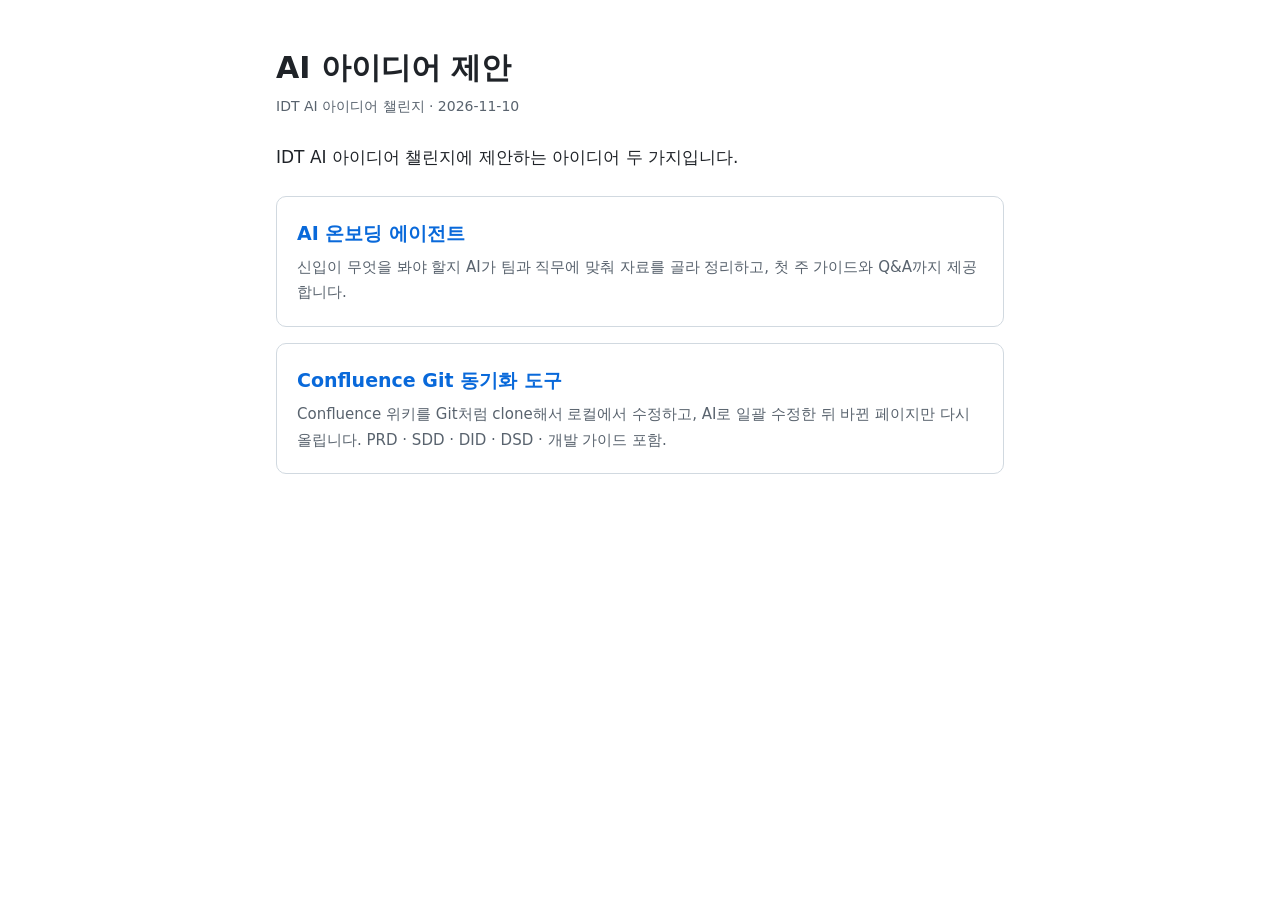
<file: index.html>
<!doctype html>
<html lang="ko">
<head>
<meta charset="utf-8">
<meta name="viewport" content="width=device-width, initial-scale=1">
<title>AI 아이디어 제안</title>
<link rel="stylesheet" href="style.css?v=3">
</head>
<body>
<main>
  <h1>AI 아이디어 제안</h1>
  <div class="meta">IDT AI 아이디어 챌린지 · 2026-11-10</div>
  <p class="lead">IDT AI 아이디어 챌린지에 제안하는 아이디어 두 가지입니다.</p>
  <div class="cards">
    <a class="card" href="onboarding.html">
      <h3>AI 온보딩 에이전트</h3>
      <p>신입이 무엇을 봐야 할지 AI가 팀과 직무에 맞춰 자료를 골라 정리하고, 첫 주 가이드와 Q&amp;A까지 제공합니다.</p>
    </a>
    <a class="card" href="wiki-sync.html">
      <h3>Confluence Git 동기화 도구</h3>
      <p>Confluence 위키를 Git처럼 clone해서 로컬에서 수정하고, AI로 일괄 수정한 뒤 바뀐 페이지만 다시 올립니다. PRD · SDD · DID · DSD · 개발 가이드 포함.</p>
    </a>
  </div>
</main>
</body>
</html>
</file>
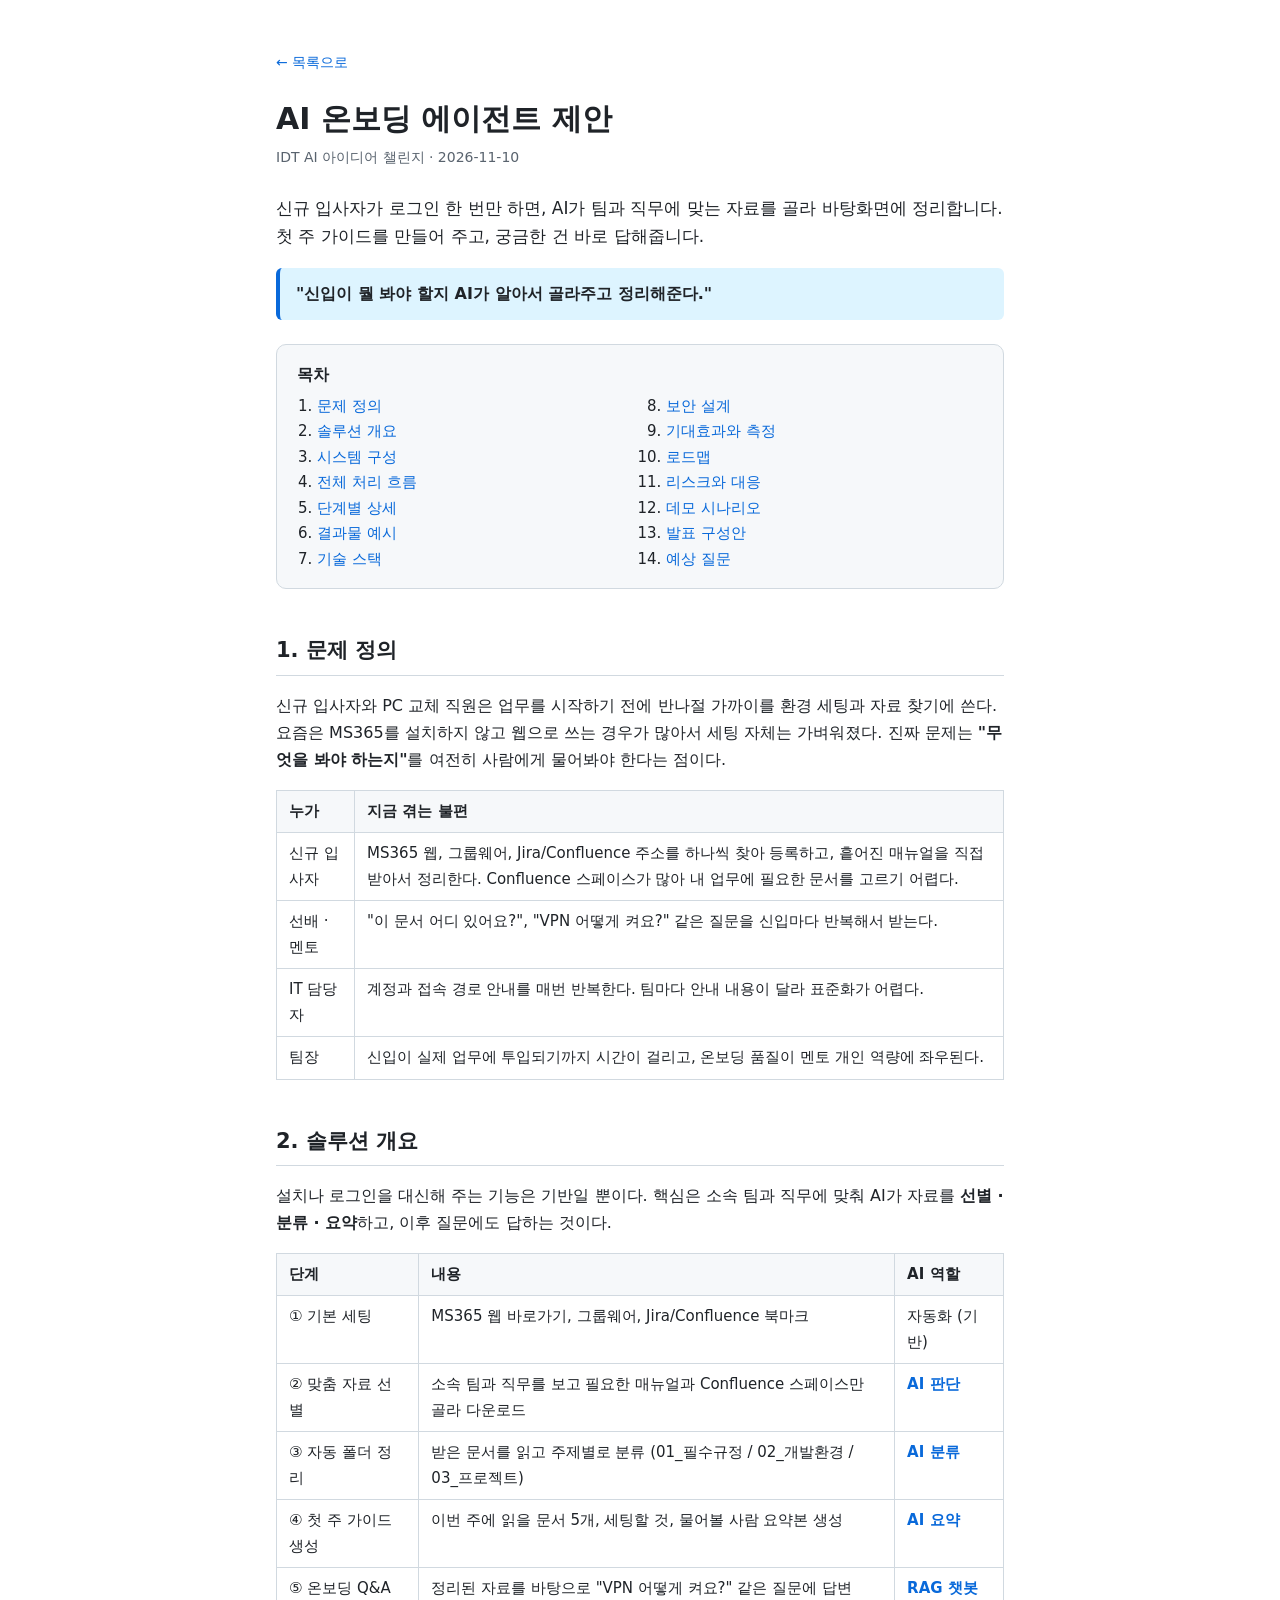
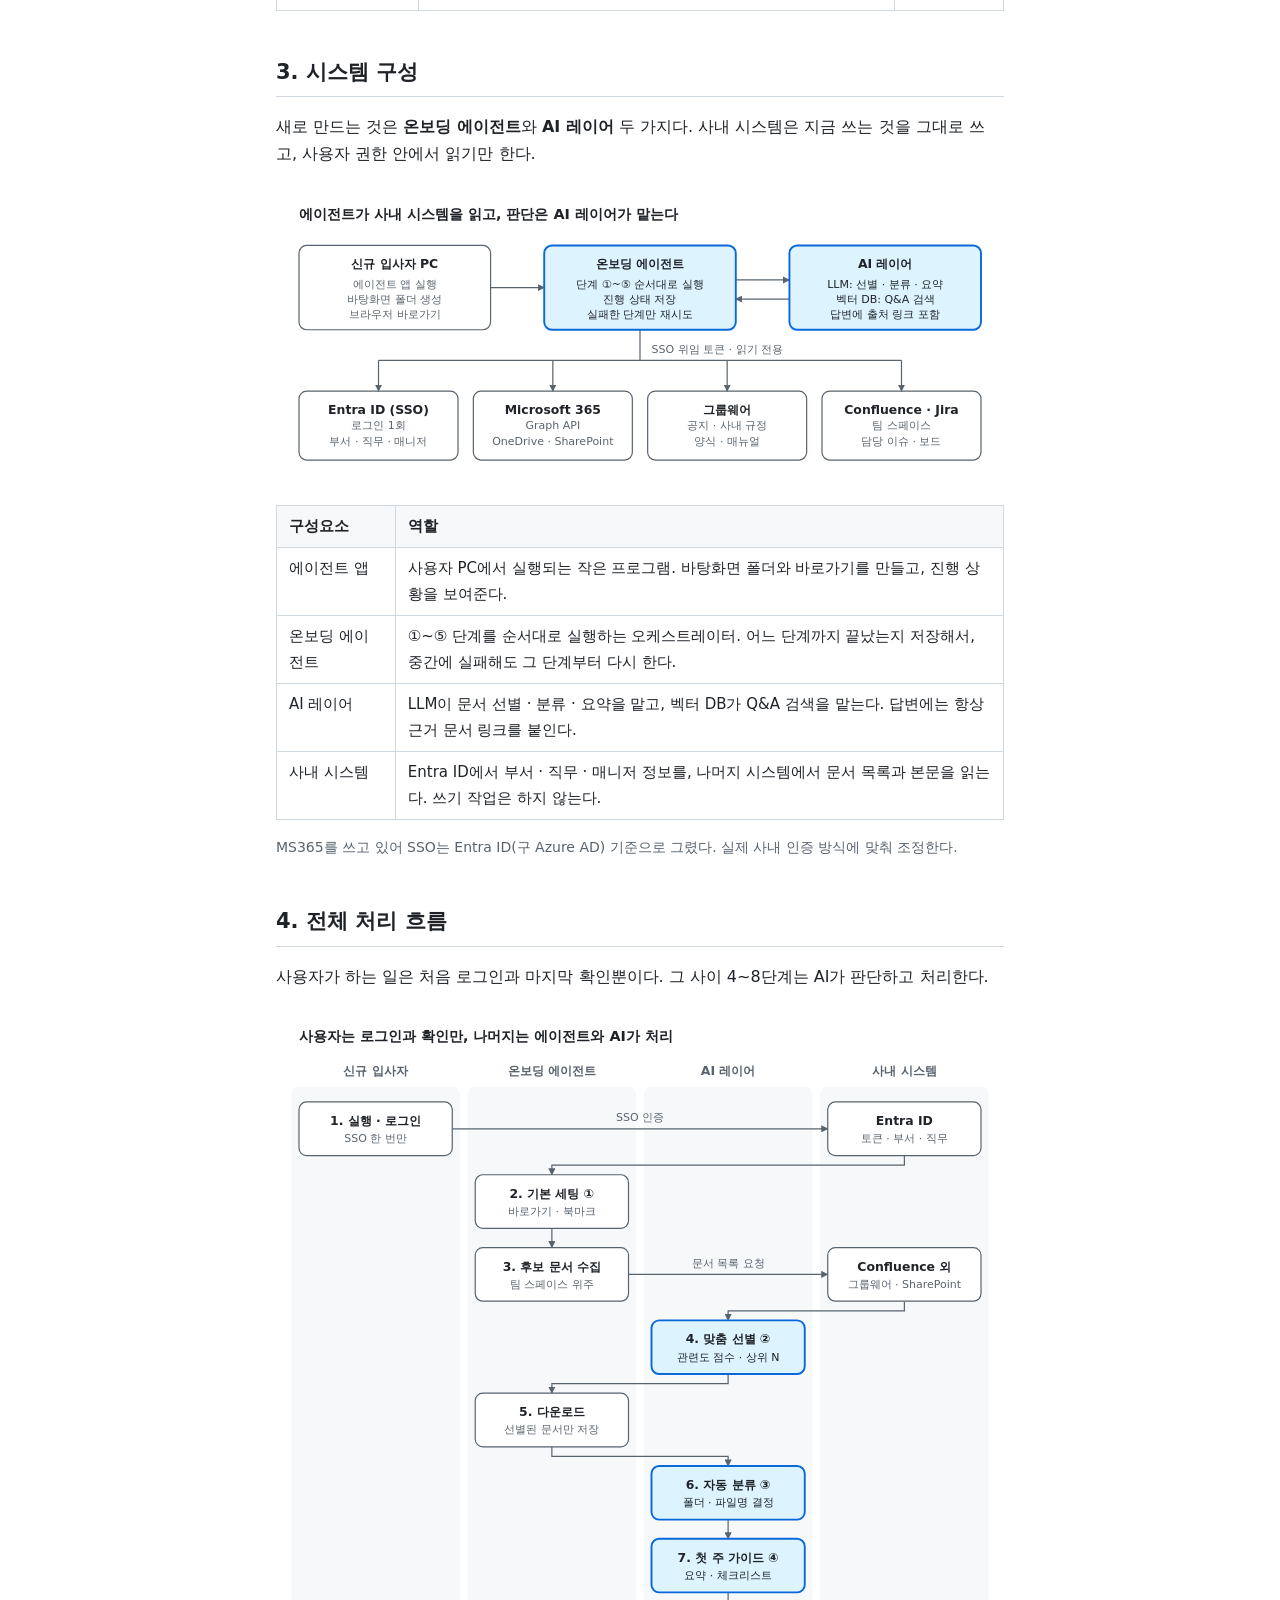
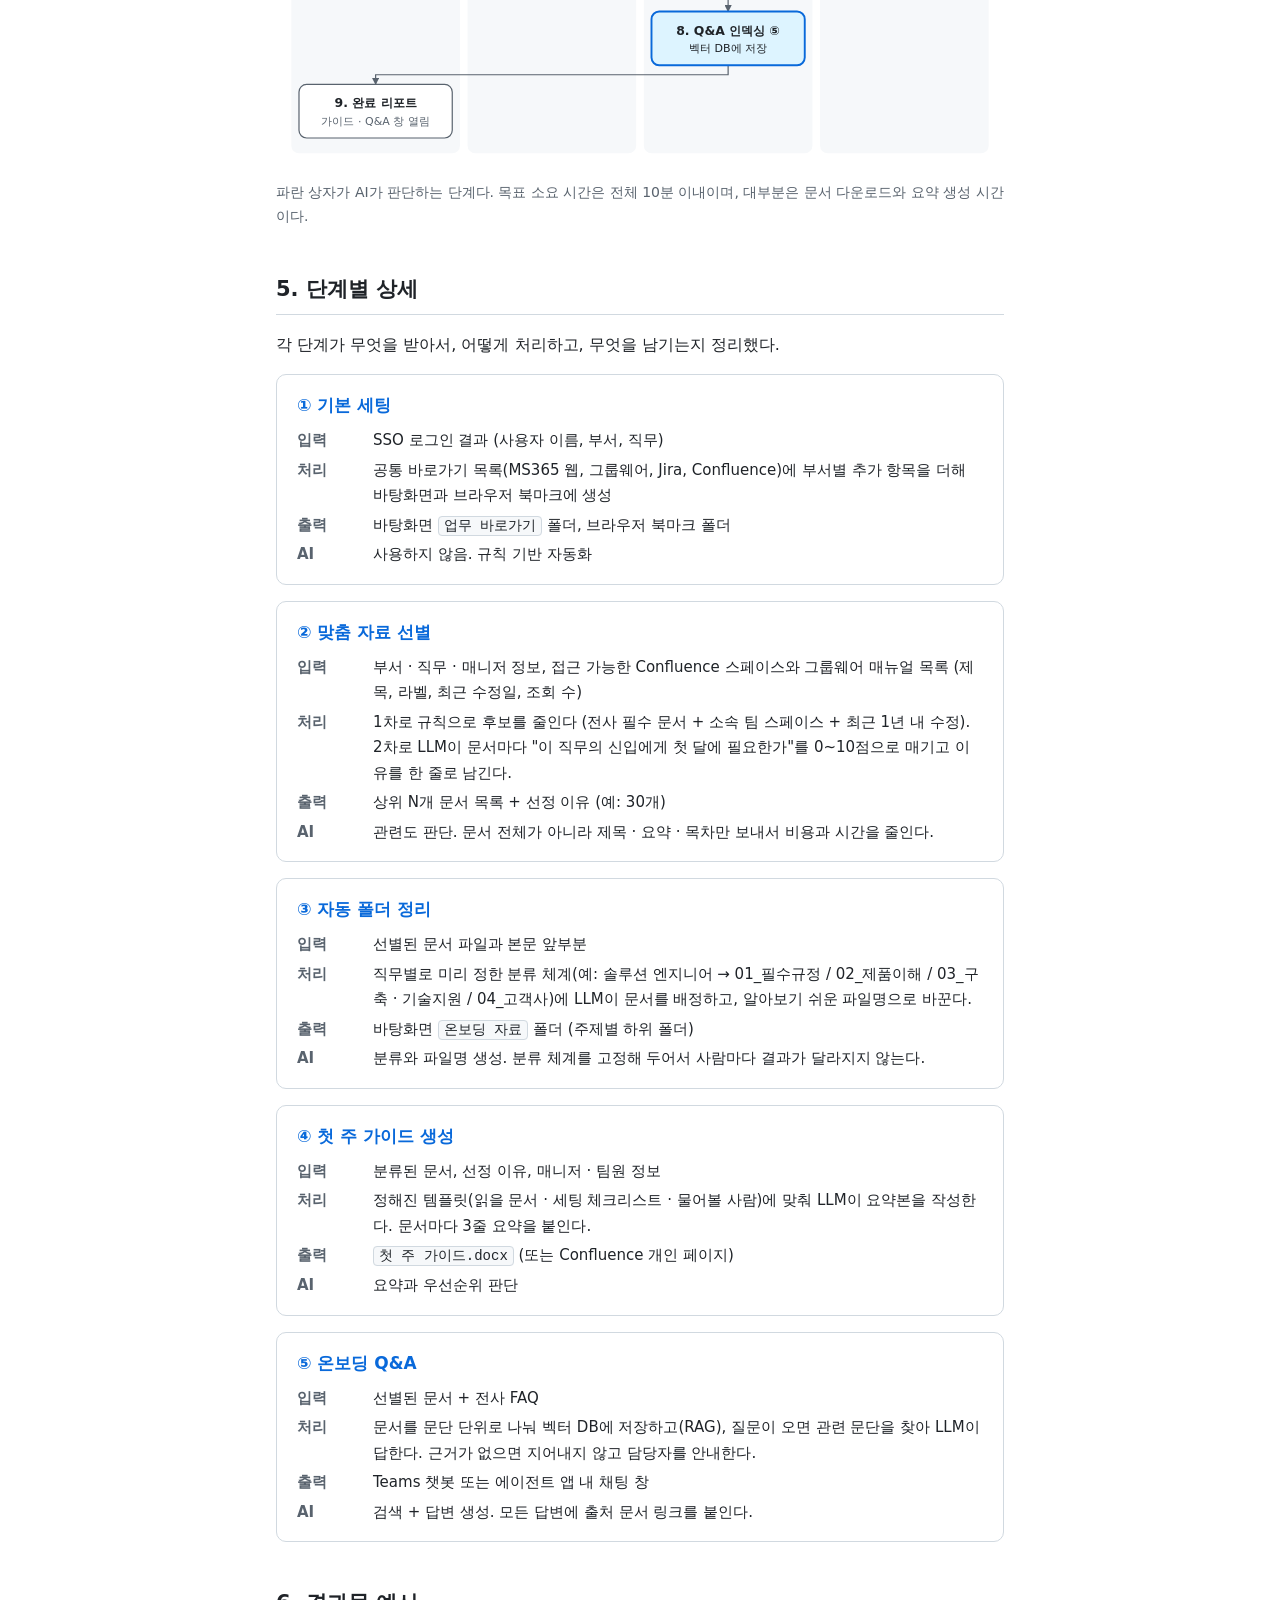
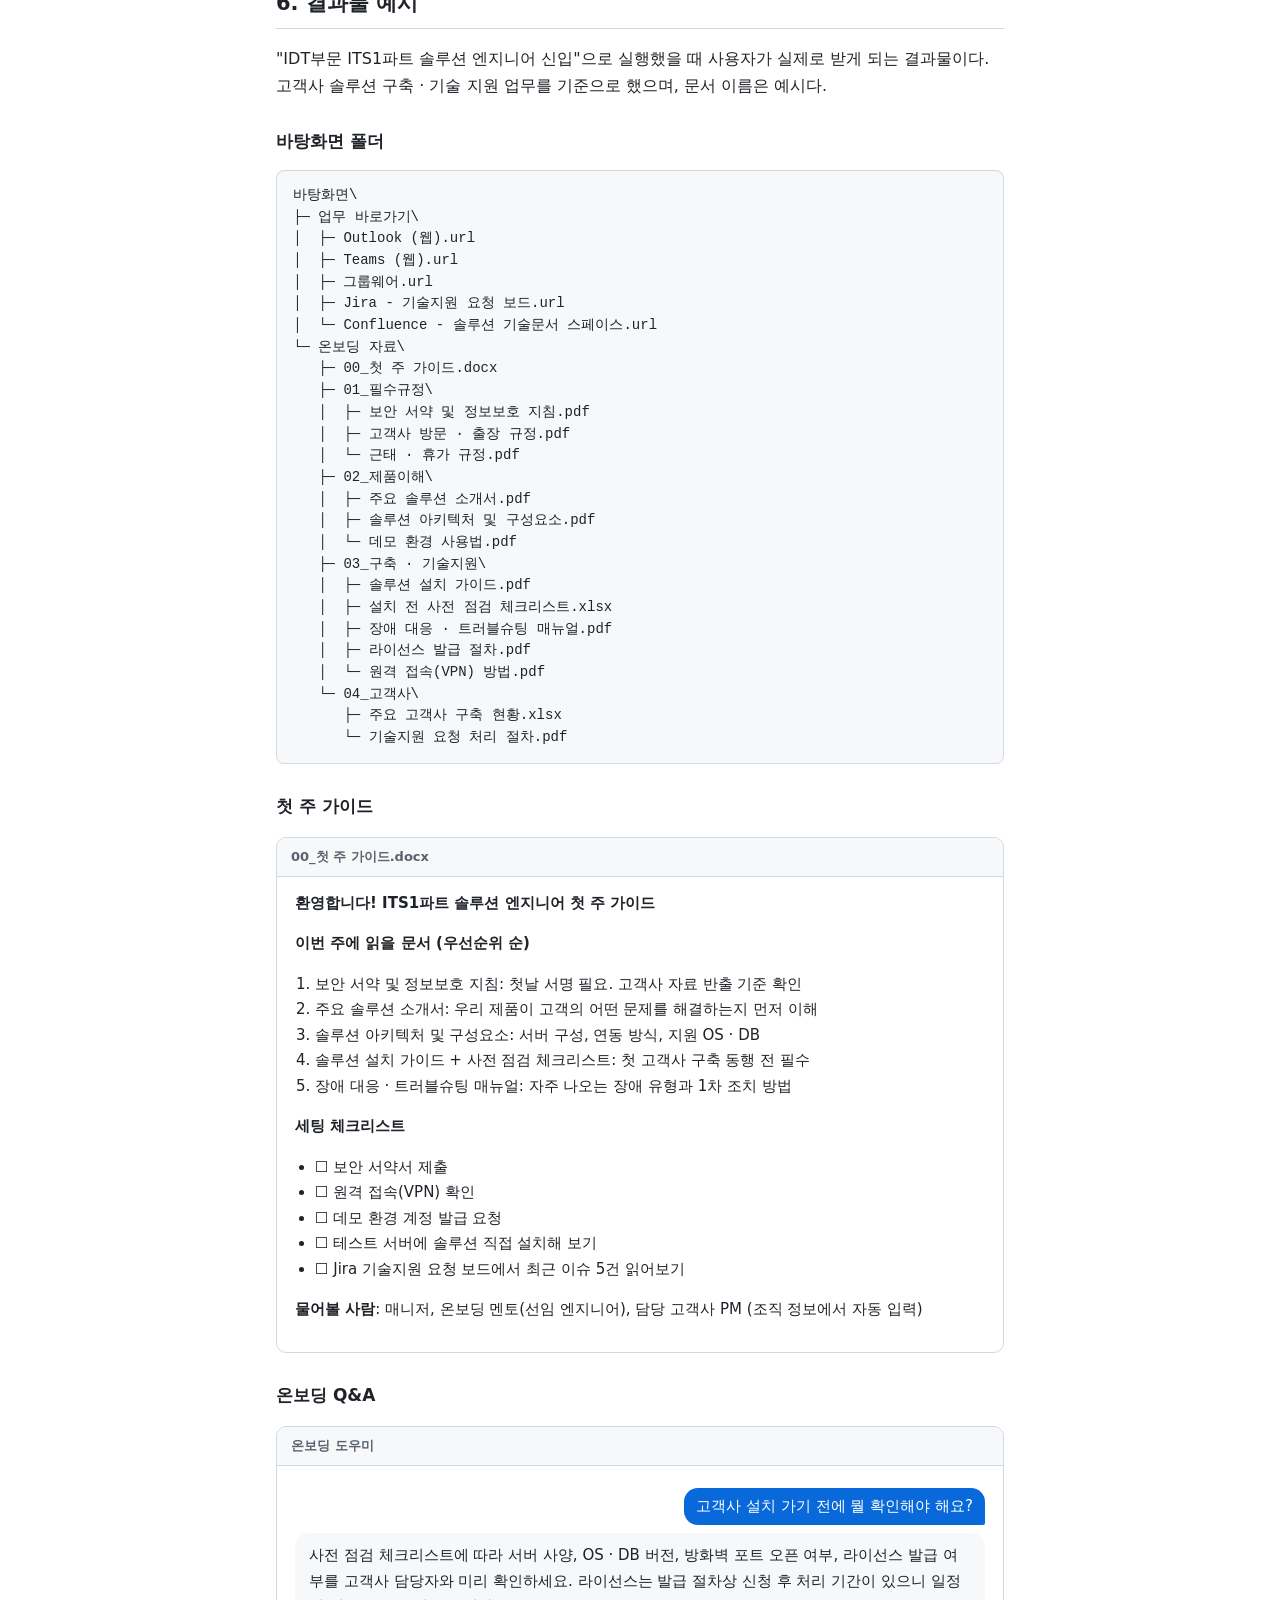
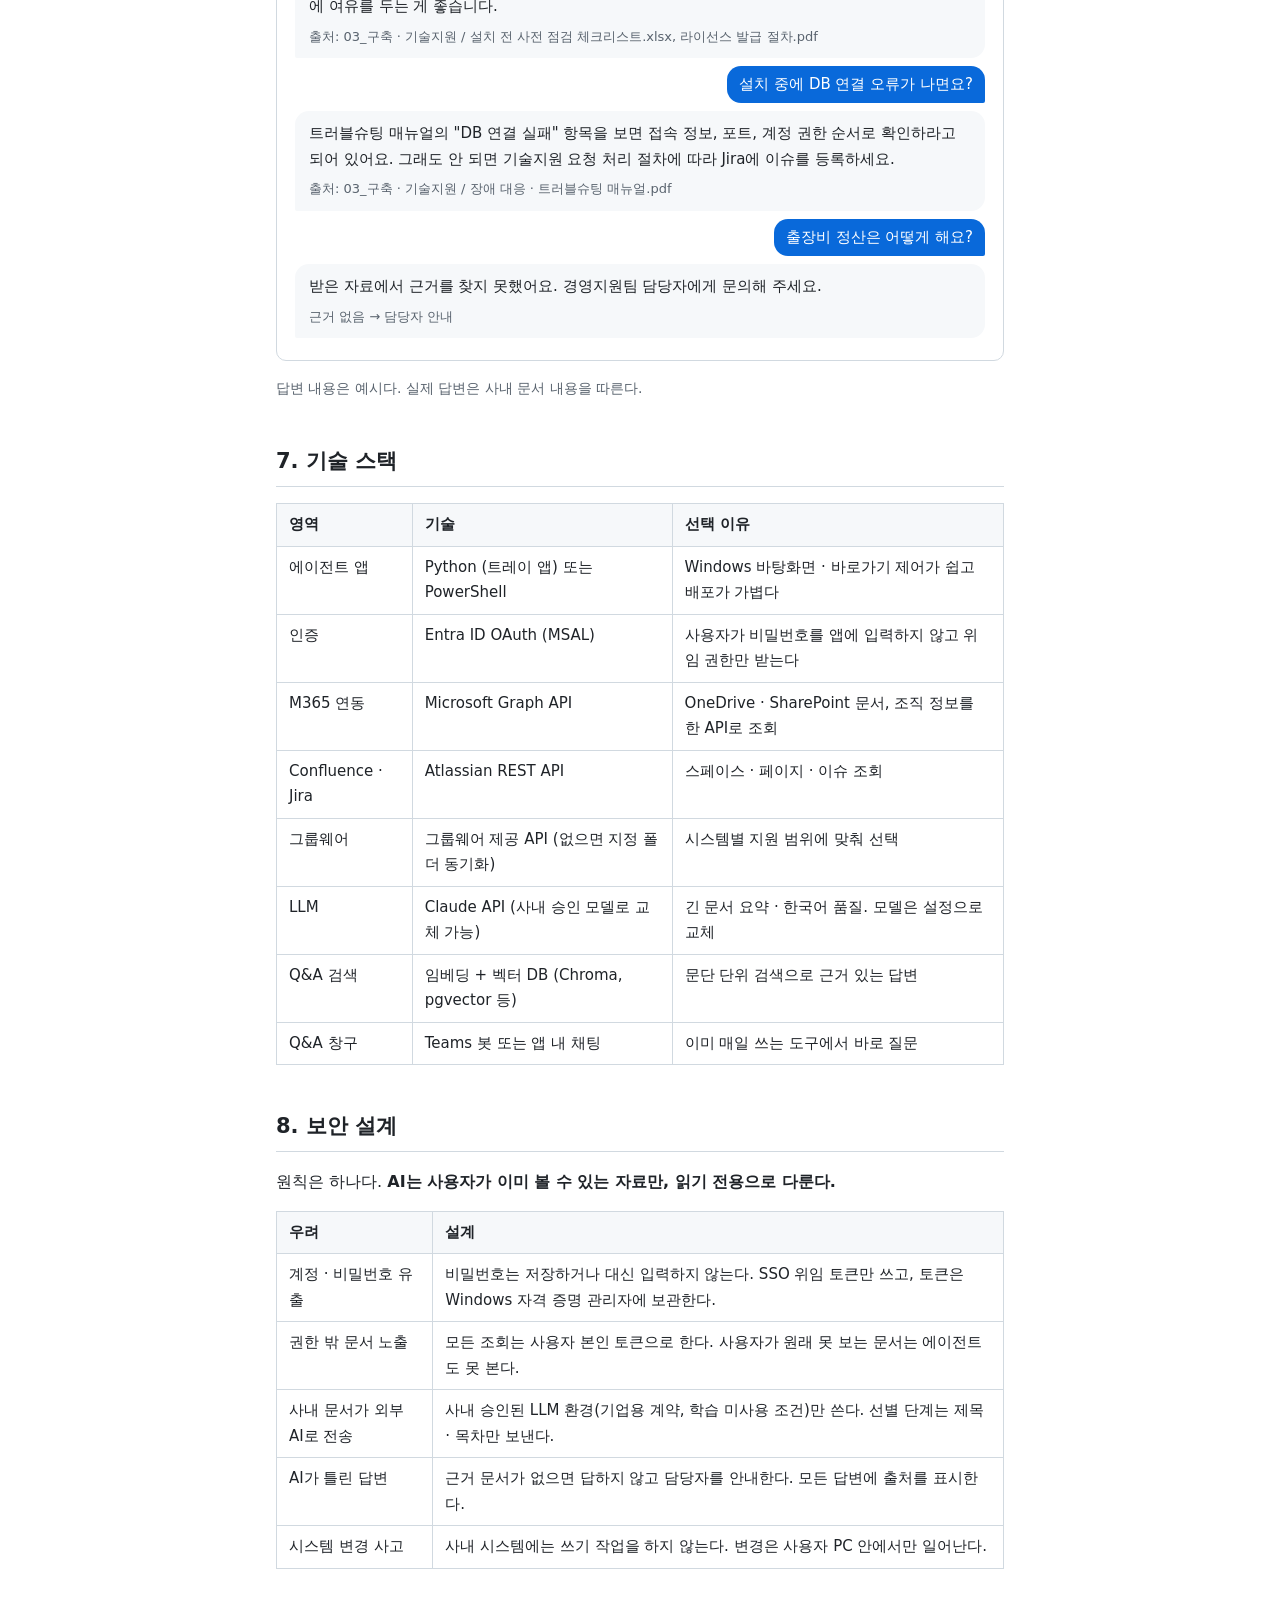
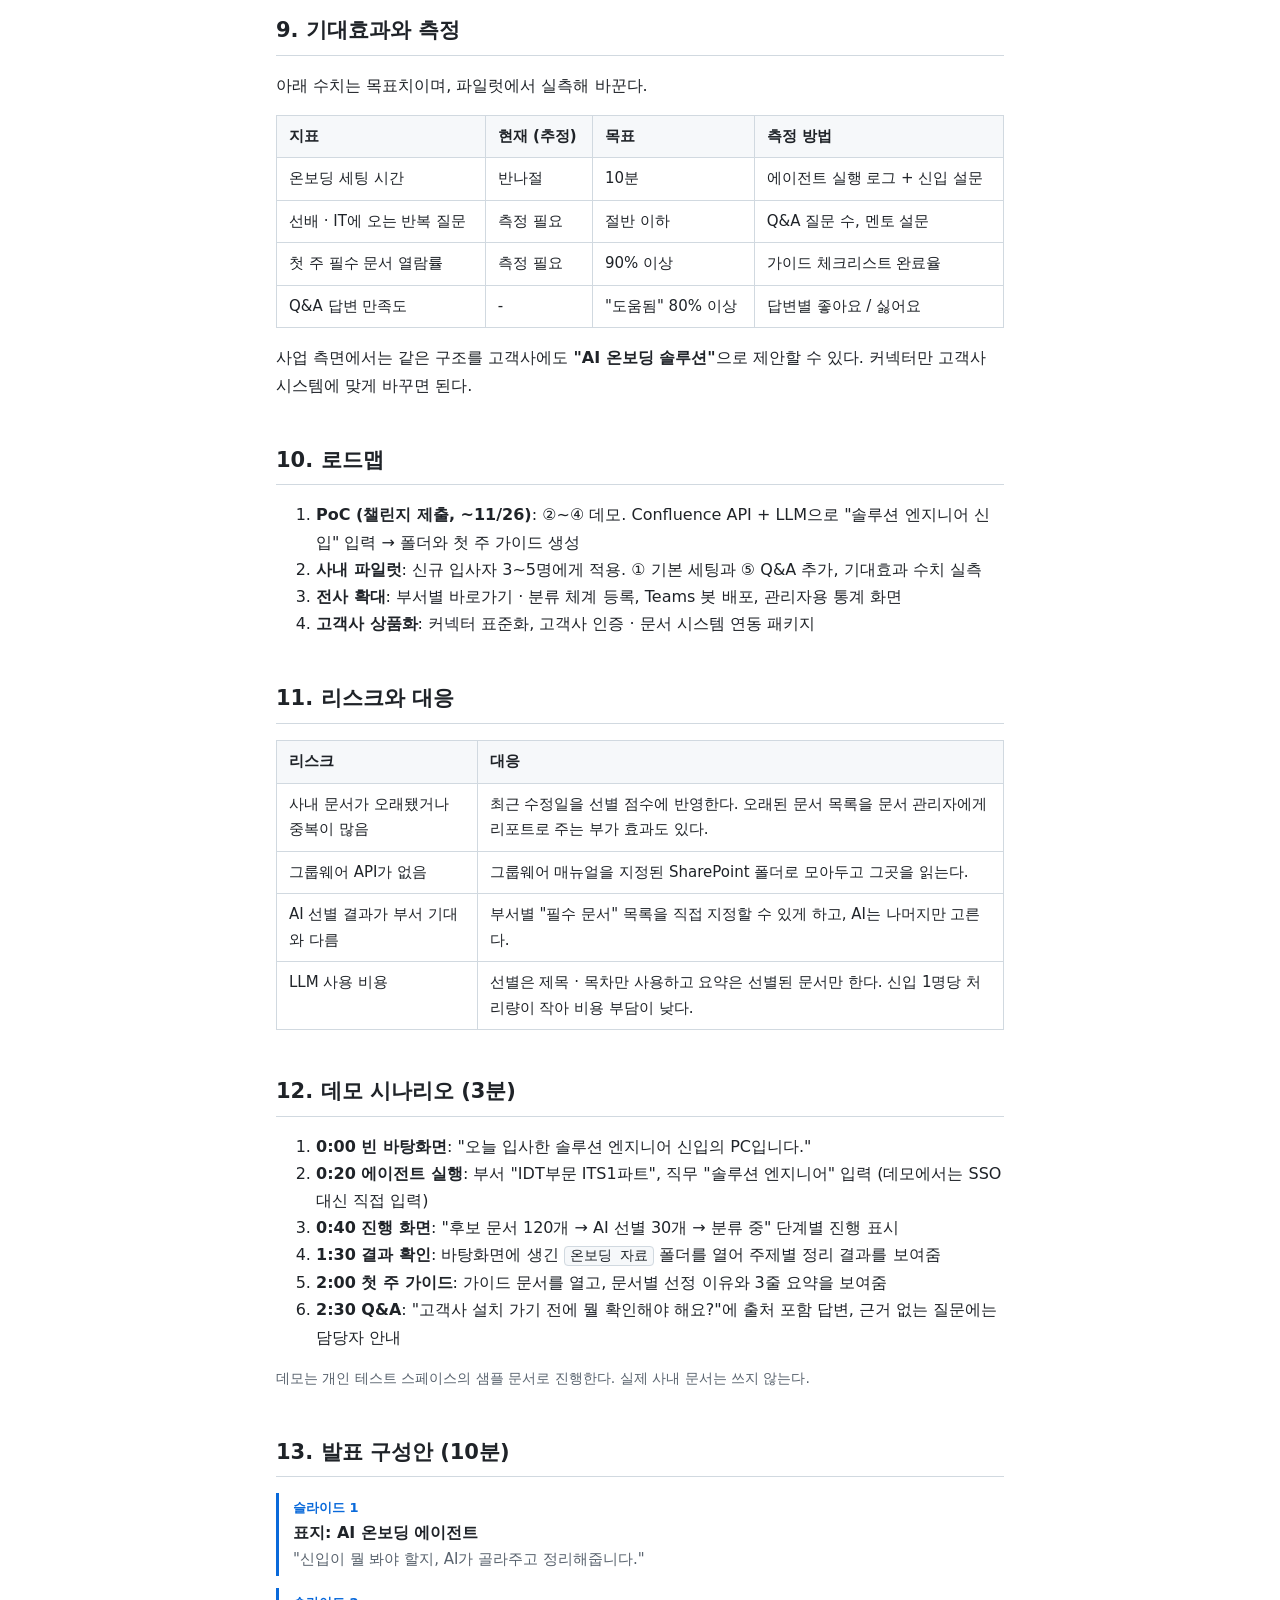
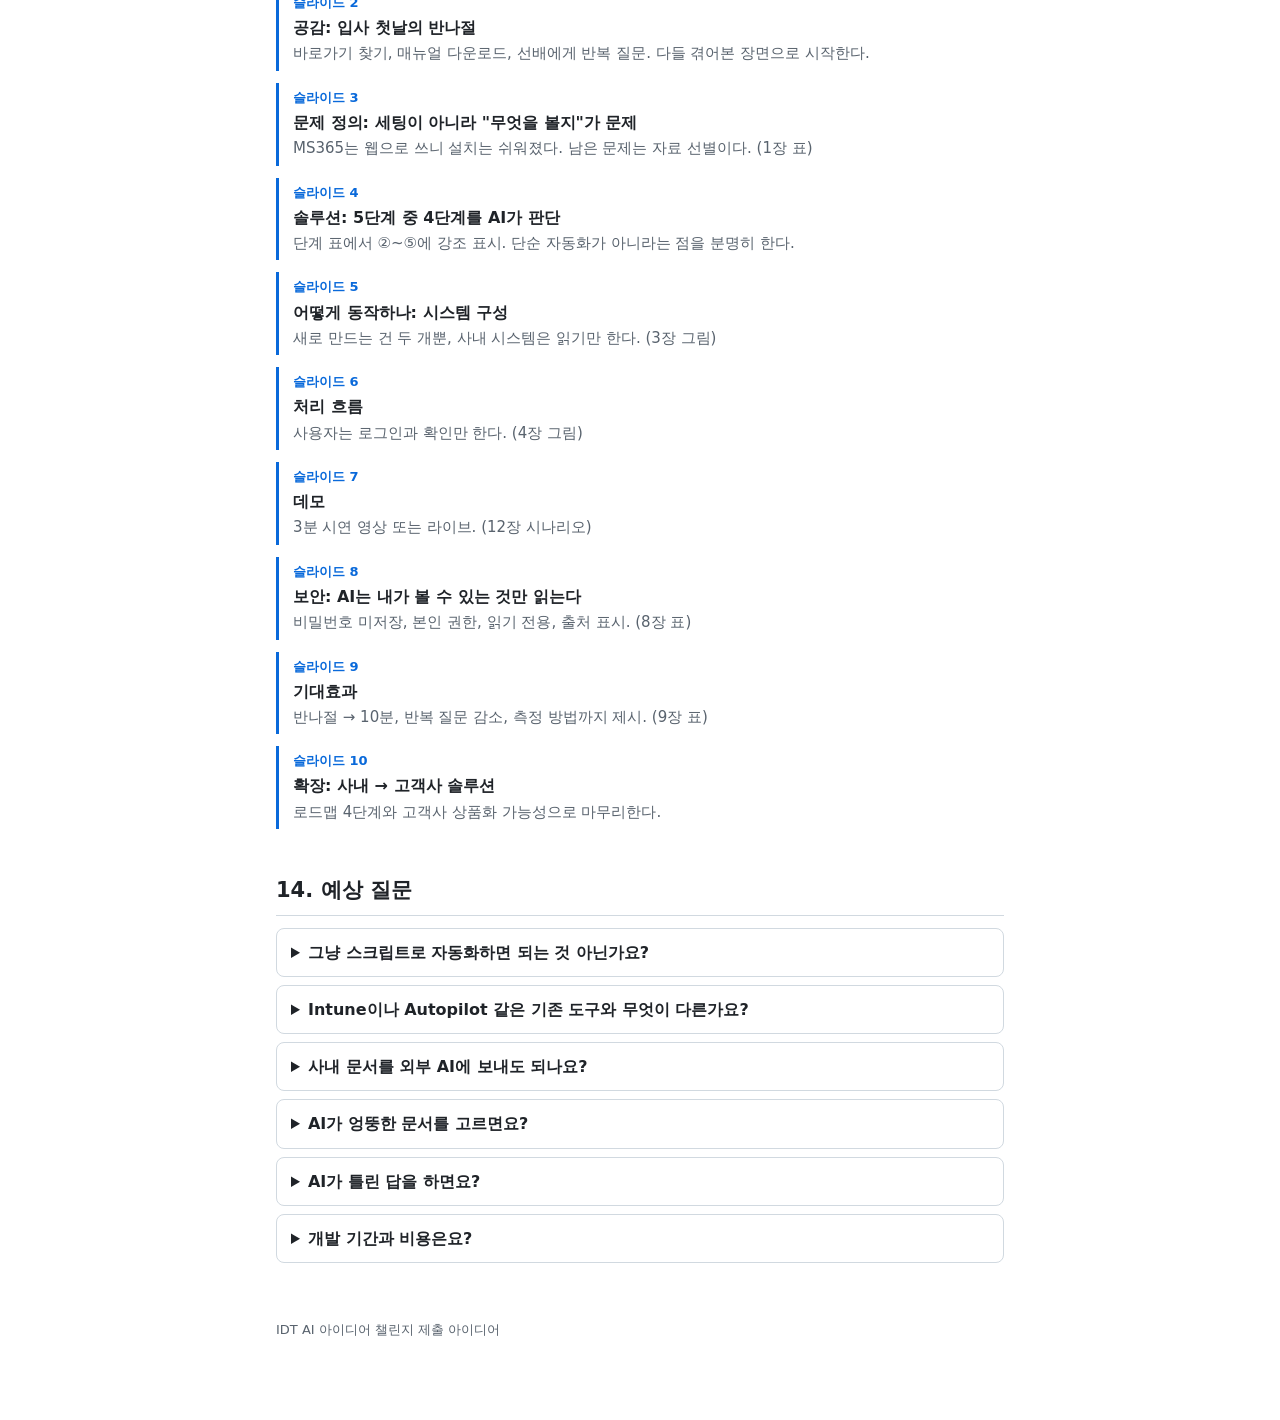
<file: onboarding.html>
<!doctype html>
<html lang="ko">
<head>
<meta charset="utf-8">
<meta name="viewport" content="width=device-width, initial-scale=1">
<title>AI 온보딩 에이전트</title>
<link rel="stylesheet" href="style.css?v=3">
<style>
  .d-text { fill: var(--text); }
  .d-muted { fill: var(--muted); }
  .d-box { fill: none; stroke: var(--muted); stroke-width: 1.25; }
  .d-main { fill: var(--accent-soft); stroke: var(--accent); stroke-width: 2; }
  .d-lane { fill: var(--soft); }
  .d-line { fill: none; stroke: var(--muted); stroke-width: 1.25; }
  .d-head { fill: var(--muted); }
</style>
</head>
<body>
<main>
  <a class="back" href="index.html">← 목록으로</a>
  <h1>AI 온보딩 에이전트 제안</h1>
  <div class="meta">IDT AI 아이디어 챌린지 · 2026-11-10</div>
  <p class="lead">신규 입사자가 로그인 한 번만 하면, AI가 팀과 직무에 맞는 자료를 골라 바탕화면에 정리합니다. 첫 주 가이드를 만들어 주고, 궁금한 건 바로 답해줍니다.</p>
  <p class="callout">"신입이 뭘 봐야 할지 AI가 알아서 골라주고 정리해준다."</p>

  <nav class="toc">
    <strong>목차</strong>
    <ol>
      <li><a href="#problem">문제 정의</a></li>
      <li><a href="#solution">솔루션 개요</a></li>
      <li><a href="#arch">시스템 구성</a></li>
      <li><a href="#flow">전체 처리 흐름</a></li>
      <li><a href="#steps">단계별 상세</a></li>
      <li><a href="#output">결과물 예시</a></li>
      <li><a href="#stack">기술 스택</a></li>
      <li><a href="#security">보안 설계</a></li>
      <li><a href="#effect">기대효과와 측정</a></li>
      <li><a href="#roadmap">로드맵</a></li>
      <li><a href="#risk">리스크와 대응</a></li>
      <li><a href="#demo">데모 시나리오</a></li>
      <li><a href="#pitch">발표 구성안</a></li>
      <li><a href="#faq">예상 질문</a></li>
    </ol>
  </nav>

  <!-- 1 -->
  <h2 id="problem">1. 문제 정의</h2>
  <p>신규 입사자와 PC 교체 직원은 업무를 시작하기 전에 반나절 가까이를 환경 세팅과 자료 찾기에 쓴다. 요즘은 MS365를 설치하지 않고 웹으로 쓰는 경우가 많아서 세팅 자체는 가벼워졌다. 진짜 문제는 <strong>"무엇을 봐야 하는지"</strong>를 여전히 사람에게 물어봐야 한다는 점이다.</p>
  <div class="table-wrap">
  <table>
    <thead><tr><th>누가</th><th>지금 겪는 불편</th></tr></thead>
    <tbody>
      <tr><td>신규 입사자</td><td>MS365 웹, 그룹웨어, Jira/Confluence 주소를 하나씩 찾아 등록하고, 흩어진 매뉴얼을 직접 받아서 정리한다. Confluence 스페이스가 많아 내 업무에 필요한 문서를 고르기 어렵다.</td></tr>
      <tr><td>선배 · 멘토</td><td>"이 문서 어디 있어요?", "VPN 어떻게 켜요?" 같은 질문을 신입마다 반복해서 받는다.</td></tr>
      <tr><td>IT 담당자</td><td>계정과 접속 경로 안내를 매번 반복한다. 팀마다 안내 내용이 달라 표준화가 어렵다.</td></tr>
      <tr><td>팀장</td><td>신입이 실제 업무에 투입되기까지 시간이 걸리고, 온보딩 품질이 멘토 개인 역량에 좌우된다.</td></tr>
    </tbody>
  </table>
  </div>

  <!-- 2 -->
  <h2 id="solution">2. 솔루션 개요</h2>
  <p>설치나 로그인을 대신해 주는 기능은 기반일 뿐이다. 핵심은 소속 팀과 직무에 맞춰 AI가 자료를 <strong>선별 · 분류 · 요약</strong>하고, 이후 질문에도 답하는 것이다.</p>
  <div class="table-wrap">
  <table>
    <thead><tr><th>단계</th><th>내용</th><th>AI 역할</th></tr></thead>
    <tbody>
      <tr><td>① 기본 세팅</td><td>MS365 웹 바로가기, 그룹웨어, Jira/Confluence 북마크</td><td>자동화 (기반)</td></tr>
      <tr class="ai"><td>② 맞춤 자료 선별</td><td>소속 팀과 직무를 보고 필요한 매뉴얼과 Confluence 스페이스만 골라 다운로드</td><td>AI 판단</td></tr>
      <tr class="ai"><td>③ 자동 폴더 정리</td><td>받은 문서를 읽고 주제별로 분류 (01_필수규정 / 02_개발환경 / 03_프로젝트)</td><td>AI 분류</td></tr>
      <tr class="ai"><td>④ 첫 주 가이드 생성</td><td>이번 주에 읽을 문서 5개, 세팅할 것, 물어볼 사람 요약본 생성</td><td>AI 요약</td></tr>
      <tr class="ai"><td>⑤ 온보딩 Q&amp;A</td><td>정리된 자료를 바탕으로 "VPN 어떻게 켜요?" 같은 질문에 답변</td><td>RAG 챗봇</td></tr>
    </tbody>
  </table>
  </div>

  <!-- 3 -->
  <h2 id="arch">3. 시스템 구성</h2>
  <p>새로 만드는 것은 <strong>온보딩 에이전트</strong>와 <strong>AI 레이어</strong> 두 가지다. 사내 시스템은 지금 쓰는 것을 그대로 쓰고, 사용자 권한 안에서 읽기만 한다.</p>
  <figure class="diagram">
  <svg viewBox="0 0 760 310" role="img" aria-label="에이전트가 사내 시스템을 읽고, 판단은 AI 레이어가 맡는다" font-size="13">
    <defs><marker id="ah1" viewBox="0 0 10 10" refX="9" refY="5" markerWidth="6" markerHeight="6" orient="auto-start-reverse"><path d="M0 0L10 5L0 10z" class="d-muted"/></marker></defs>
    <text x="24" y="32" font-size="15" font-weight="600" class="d-text">에이전트가 사내 시스템을 읽고, 판단은 AI 레이어가 맡는다</text>
    <g class="d-line">
      <path d="M224 104H280" marker-end="url(#ah1)"/>
      <path d="M480 96H536" marker-end="url(#ah1)"/>
      <path d="M536 116H480" marker-end="url(#ah1)"/>
      <path d="M380 148V180M107 180H653"/>
      <path d="M107 180V212" marker-end="url(#ah1)"/>
      <path d="M289 180V212" marker-end="url(#ah1)"/>
      <path d="M471 180V212" marker-end="url(#ah1)"/>
      <path d="M653 180V212" marker-end="url(#ah1)"/>
    </g>
    <rect x="24" y="60" width="200" height="88" rx="8" class="d-box"/>
    <text x="124" y="84" text-anchor="middle" font-weight="600" class="d-text">신규 입사자 PC</text>
    <text x="124" y="104" text-anchor="middle" font-size="11.5" class="d-muted">에이전트 앱 실행</text>
    <text x="124" y="120" text-anchor="middle" font-size="11.5" class="d-muted">바탕화면 폴더 생성</text>
    <text x="124" y="136" text-anchor="middle" font-size="11.5" class="d-muted">브라우저 바로가기</text>
    <rect x="280" y="60" width="200" height="88" rx="8" class="d-main"/>
    <text x="380" y="84" text-anchor="middle" font-weight="600" class="d-text">온보딩 에이전트</text>
    <text x="380" y="104" text-anchor="middle" font-size="11.5" class="d-text">단계 ①~⑤ 순서대로 실행</text>
    <text x="380" y="120" text-anchor="middle" font-size="11.5" class="d-text">진행 상태 저장</text>
    <text x="380" y="136" text-anchor="middle" font-size="11.5" class="d-text">실패한 단계만 재시도</text>
    <rect x="536" y="60" width="200" height="88" rx="8" class="d-main"/>
    <text x="636" y="84" text-anchor="middle" font-weight="600" class="d-text">AI 레이어</text>
    <text x="636" y="104" text-anchor="middle" font-size="11.5" class="d-text">LLM: 선별 · 분류 · 요약</text>
    <text x="636" y="120" text-anchor="middle" font-size="11.5" class="d-text">벡터 DB: Q&amp;A 검색</text>
    <text x="636" y="136" text-anchor="middle" font-size="11.5" class="d-text">답변에 출처 링크 포함</text>
    <text x="392" y="172" font-size="11.5" class="d-muted">SSO 위임 토큰 · 읽기 전용</text>
    <rect x="24" y="212" width="166" height="72" rx="8" class="d-box"/>
    <text x="107" y="236" text-anchor="middle" font-weight="600" class="d-text">Entra ID (SSO)</text>
    <text x="107" y="252" text-anchor="middle" font-size="11.5" class="d-muted">로그인 1회</text>
    <text x="107" y="268" text-anchor="middle" font-size="11.5" class="d-muted">부서 · 직무 · 매니저</text>
    <rect x="206" y="212" width="166" height="72" rx="8" class="d-box"/>
    <text x="289" y="236" text-anchor="middle" font-weight="600" class="d-text">Microsoft 365</text>
    <text x="289" y="252" text-anchor="middle" font-size="11.5" class="d-muted">Graph API</text>
    <text x="289" y="268" text-anchor="middle" font-size="11.5" class="d-muted">OneDrive · SharePoint</text>
    <rect x="388" y="212" width="166" height="72" rx="8" class="d-box"/>
    <text x="471" y="236" text-anchor="middle" font-weight="600" class="d-text">그룹웨어</text>
    <text x="471" y="252" text-anchor="middle" font-size="11.5" class="d-muted">공지 · 사내 규정</text>
    <text x="471" y="268" text-anchor="middle" font-size="11.5" class="d-muted">양식 · 매뉴얼</text>
    <rect x="570" y="212" width="166" height="72" rx="8" class="d-box"/>
    <text x="653" y="236" text-anchor="middle" font-weight="600" class="d-text">Confluence · Jira</text>
    <text x="653" y="252" text-anchor="middle" font-size="11.5" class="d-muted">팀 스페이스</text>
    <text x="653" y="268" text-anchor="middle" font-size="11.5" class="d-muted">담당 이슈 · 보드</text>
  </svg>
  </figure>
  <div class="table-wrap">
  <table>
    <thead><tr><th>구성요소</th><th>역할</th></tr></thead>
    <tbody>
      <tr><td>에이전트 앱</td><td>사용자 PC에서 실행되는 작은 프로그램. 바탕화면 폴더와 바로가기를 만들고, 진행 상황을 보여준다.</td></tr>
      <tr><td>온보딩 에이전트</td><td>①~⑤ 단계를 순서대로 실행하는 오케스트레이터. 어느 단계까지 끝났는지 저장해서, 중간에 실패해도 그 단계부터 다시 한다.</td></tr>
      <tr><td>AI 레이어</td><td>LLM이 문서 선별 · 분류 · 요약을 맡고, 벡터 DB가 Q&amp;A 검색을 맡는다. 답변에는 항상 근거 문서 링크를 붙인다.</td></tr>
      <tr><td>사내 시스템</td><td>Entra ID에서 부서 · 직무 · 매니저 정보를, 나머지 시스템에서 문서 목록과 본문을 읽는다. 쓰기 작업은 하지 않는다.</td></tr>
    </tbody>
  </table>
  </div>
  <p class="note">MS365를 쓰고 있어 SSO는 Entra ID(구 Azure AD) 기준으로 그렸다. 실제 사내 인증 방식에 맞춰 조정한다.</p>

  <!-- 4 -->
  <h2 id="flow">4. 전체 처리 흐름</h2>
  <p>사용자가 하는 일은 처음 로그인과 마지막 확인뿐이다. 그 사이 4~8단계는 AI가 판단하고 처리한다.</p>
  <figure class="diagram">
  <svg viewBox="0 0 760 784" role="img" aria-label="사용자는 로그인과 확인만, 나머지는 에이전트와 AI가 처리" font-size="13">
    <defs><marker id="ah2" viewBox="0 0 10 10" refX="9" refY="5" markerWidth="6" markerHeight="6" orient="auto-start-reverse"><path d="M0 0L10 5L0 10z" class="d-muted"/></marker></defs>
    <text x="24" y="32" font-size="15" font-weight="600" class="d-text">사용자는 로그인과 확인만, 나머지는 에이전트와 AI가 처리</text>
    <rect x="16" y="80" width="176" height="696" rx="8" class="d-lane"/>
    <rect x="200" y="80" width="176" height="696" rx="8" class="d-lane"/>
    <rect x="384" y="80" width="176" height="696" rx="8" class="d-lane"/>
    <rect x="568" y="80" width="176" height="696" rx="8" class="d-lane"/>
    <text x="104" y="68" text-anchor="middle" font-weight="600" class="d-head">신규 입사자</text>
    <text x="288" y="68" text-anchor="middle" font-weight="600" class="d-head">온보딩 에이전트</text>
    <text x="472" y="68" text-anchor="middle" font-weight="600" class="d-head">AI 레이어</text>
    <text x="656" y="68" text-anchor="middle" font-weight="600" class="d-head">사내 시스템</text>
    <g class="d-line">
      <path d="M184 124H576" marker-end="url(#ah2)"/>
      <path d="M656 152V162H288V172" marker-end="url(#ah2)"/>
      <path d="M288 228V248" marker-end="url(#ah2)"/>
      <path d="M368 276H576" marker-end="url(#ah2)"/>
      <path d="M656 304V314H472V324" marker-end="url(#ah2)"/>
      <path d="M472 380V390H288V400" marker-end="url(#ah2)"/>
      <path d="M288 456V466H472V476" marker-end="url(#ah2)"/>
      <path d="M472 532V552" marker-end="url(#ah2)"/>
      <path d="M472 608V628" marker-end="url(#ah2)"/>
      <path d="M472 684V694H104V704" marker-end="url(#ah2)"/>
    </g>
    <text x="380" y="116" text-anchor="middle" font-size="11.5" class="d-muted">SSO 인증</text>
    <text x="472" y="268" text-anchor="middle" font-size="11.5" class="d-muted">문서 목록 요청</text>
    <!-- r1 -->
    <rect x="24" y="96" width="160" height="56" rx="8" class="d-box" style="fill:var(--bg)"/>
    <text x="104" y="120" text-anchor="middle" font-weight="600" class="d-text">1. 실행 · 로그인</text>
    <text x="104" y="138" text-anchor="middle" font-size="11.5" class="d-muted">SSO 한 번만</text>
    <rect x="576" y="96" width="160" height="56" rx="8" class="d-box" style="fill:var(--bg)"/>
    <text x="656" y="120" text-anchor="middle" font-weight="600" class="d-text">Entra ID</text>
    <text x="656" y="138" text-anchor="middle" font-size="11.5" class="d-muted">토큰 · 부서 · 직무</text>
    <!-- r2 -->
    <rect x="208" y="172" width="160" height="56" rx="8" class="d-box" style="fill:var(--bg)"/>
    <text x="288" y="196" text-anchor="middle" font-weight="600" class="d-text">2. 기본 세팅 ①</text>
    <text x="288" y="214" text-anchor="middle" font-size="11.5" class="d-muted">바로가기 · 북마크</text>
    <!-- r3 -->
    <rect x="208" y="248" width="160" height="56" rx="8" class="d-box" style="fill:var(--bg)"/>
    <text x="288" y="272" text-anchor="middle" font-weight="600" class="d-text">3. 후보 문서 수집</text>
    <text x="288" y="290" text-anchor="middle" font-size="11.5" class="d-muted">팀 스페이스 위주</text>
    <rect x="576" y="248" width="160" height="56" rx="8" class="d-box" style="fill:var(--bg)"/>
    <text x="656" y="272" text-anchor="middle" font-weight="600" class="d-text">Confluence 외</text>
    <text x="656" y="290" text-anchor="middle" font-size="11.5" class="d-muted">그룹웨어 · SharePoint</text>
    <!-- r4 -->
    <rect x="392" y="324" width="160" height="56" rx="8" class="d-main"/>
    <text x="472" y="348" text-anchor="middle" font-weight="600" class="d-text">4. 맞춤 선별 ②</text>
    <text x="472" y="366" text-anchor="middle" font-size="11.5" class="d-text">관련도 점수 · 상위 N</text>
    <!-- r5 -->
    <rect x="208" y="400" width="160" height="56" rx="8" class="d-box" style="fill:var(--bg)"/>
    <text x="288" y="424" text-anchor="middle" font-weight="600" class="d-text">5. 다운로드</text>
    <text x="288" y="442" text-anchor="middle" font-size="11.5" class="d-muted">선별된 문서만 저장</text>
    <!-- r6 -->
    <rect x="392" y="476" width="160" height="56" rx="8" class="d-main"/>
    <text x="472" y="500" text-anchor="middle" font-weight="600" class="d-text">6. 자동 분류 ③</text>
    <text x="472" y="518" text-anchor="middle" font-size="11.5" class="d-text">폴더 · 파일명 결정</text>
    <!-- r7 -->
    <rect x="392" y="552" width="160" height="56" rx="8" class="d-main"/>
    <text x="472" y="576" text-anchor="middle" font-weight="600" class="d-text">7. 첫 주 가이드 ④</text>
    <text x="472" y="594" text-anchor="middle" font-size="11.5" class="d-text">요약 · 체크리스트</text>
    <!-- r8 -->
    <rect x="392" y="628" width="160" height="56" rx="8" class="d-main"/>
    <text x="472" y="652" text-anchor="middle" font-weight="600" class="d-text">8. Q&amp;A 인덱싱 ⑤</text>
    <text x="472" y="670" text-anchor="middle" font-size="11.5" class="d-text">벡터 DB에 저장</text>
    <!-- r9 -->
    <rect x="24" y="704" width="160" height="56" rx="8" class="d-box" style="fill:var(--bg)"/>
    <text x="104" y="728" text-anchor="middle" font-weight="600" class="d-text">9. 완료 리포트</text>
    <text x="104" y="746" text-anchor="middle" font-size="11.5" class="d-muted">가이드 · Q&amp;A 창 열림</text>
  </svg>
  </figure>
  <p class="note">파란 상자가 AI가 판단하는 단계다. 목표 소요 시간은 전체 10분 이내이며, 대부분은 문서 다운로드와 요약 생성 시간이다.</p>

  <!-- 5 -->
  <h2 id="steps">5. 단계별 상세</h2>
  <p>각 단계가 무엇을 받아서, 어떻게 처리하고, 무엇을 남기는지 정리했다.</p>

  <div class="step">
    <h3>① 기본 세팅</h3>
    <dl>
      <dt>입력</dt><dd>SSO 로그인 결과 (사용자 이름, 부서, 직무)</dd>
      <dt>처리</dt><dd>공통 바로가기 목록(MS365 웹, 그룹웨어, Jira, Confluence)에 부서별 추가 항목을 더해 바탕화면과 브라우저 북마크에 생성</dd>
      <dt>출력</dt><dd>바탕화면 <code>업무 바로가기</code> 폴더, 브라우저 북마크 폴더</dd>
      <dt>AI</dt><dd>사용하지 않음. 규칙 기반 자동화</dd>
    </dl>
  </div>

  <div class="step">
    <h3>② 맞춤 자료 선별</h3>
    <dl>
      <dt>입력</dt><dd>부서 · 직무 · 매니저 정보, 접근 가능한 Confluence 스페이스와 그룹웨어 매뉴얼 목록 (제목, 라벨, 최근 수정일, 조회 수)</dd>
      <dt>처리</dt><dd>1차로 규칙으로 후보를 줄인다 (전사 필수 문서 + 소속 팀 스페이스 + 최근 1년 내 수정). 2차로 LLM이 문서마다 "이 직무의 신입에게 첫 달에 필요한가"를 0~10점으로 매기고 이유를 한 줄로 남긴다.</dd>
      <dt>출력</dt><dd>상위 N개 문서 목록 + 선정 이유 (예: 30개)</dd>
      <dt>AI</dt><dd>관련도 판단. 문서 전체가 아니라 제목 · 요약 · 목차만 보내서 비용과 시간을 줄인다.</dd>
    </dl>
  </div>

  <div class="step">
    <h3>③ 자동 폴더 정리</h3>
    <dl>
      <dt>입력</dt><dd>선별된 문서 파일과 본문 앞부분</dd>
      <dt>처리</dt><dd>직무별로 미리 정한 분류 체계(예: 솔루션 엔지니어 → 01_필수규정 / 02_제품이해 / 03_구축 · 기술지원 / 04_고객사)에 LLM이 문서를 배정하고, 알아보기 쉬운 파일명으로 바꾼다.</dd>
      <dt>출력</dt><dd>바탕화면 <code>온보딩 자료</code> 폴더 (주제별 하위 폴더)</dd>
      <dt>AI</dt><dd>분류와 파일명 생성. 분류 체계를 고정해 두어서 사람마다 결과가 달라지지 않는다.</dd>
    </dl>
  </div>

  <div class="step">
    <h3>④ 첫 주 가이드 생성</h3>
    <dl>
      <dt>입력</dt><dd>분류된 문서, 선정 이유, 매니저 · 팀원 정보</dd>
      <dt>처리</dt><dd>정해진 템플릿(읽을 문서 · 세팅 체크리스트 · 물어볼 사람)에 맞춰 LLM이 요약본을 작성한다. 문서마다 3줄 요약을 붙인다.</dd>
      <dt>출력</dt><dd><code>첫 주 가이드.docx</code> (또는 Confluence 개인 페이지)</dd>
      <dt>AI</dt><dd>요약과 우선순위 판단</dd>
    </dl>
  </div>

  <div class="step">
    <h3>⑤ 온보딩 Q&amp;A</h3>
    <dl>
      <dt>입력</dt><dd>선별된 문서 + 전사 FAQ</dd>
      <dt>처리</dt><dd>문서를 문단 단위로 나눠 벡터 DB에 저장하고(RAG), 질문이 오면 관련 문단을 찾아 LLM이 답한다. 근거가 없으면 지어내지 않고 담당자를 안내한다.</dd>
      <dt>출력</dt><dd>Teams 챗봇 또는 에이전트 앱 내 채팅 창</dd>
      <dt>AI</dt><dd>검색 + 답변 생성. 모든 답변에 출처 문서 링크를 붙인다.</dd>
    </dl>
  </div>

  <!-- 6 -->
  <h2 id="output">6. 결과물 예시</h2>
  <p>"IDT부문 ITS1파트 솔루션 엔지니어 신입"으로 실행했을 때 사용자가 실제로 받게 되는 결과물이다. 고객사 솔루션 구축 · 기술 지원 업무를 기준으로 했으며, 문서 이름은 예시다.</p>

  <h3>바탕화면 폴더</h3>
<pre><code>바탕화면\
├─ 업무 바로가기\
│  ├─ Outlook (웹).url
│  ├─ Teams (웹).url
│  ├─ 그룹웨어.url
│  ├─ Jira - 기술지원 요청 보드.url
│  └─ Confluence - 솔루션 기술문서 스페이스.url
└─ 온보딩 자료\
   ├─ 00_첫 주 가이드.docx
   ├─ 01_필수규정\
   │  ├─ 보안 서약 및 정보보호 지침.pdf
   │  ├─ 고객사 방문 · 출장 규정.pdf
   │  └─ 근태 · 휴가 규정.pdf
   ├─ 02_제품이해\
   │  ├─ 주요 솔루션 소개서.pdf
   │  ├─ 솔루션 아키텍처 및 구성요소.pdf
   │  └─ 데모 환경 사용법.pdf
   ├─ 03_구축 · 기술지원\
   │  ├─ 솔루션 설치 가이드.pdf
   │  ├─ 설치 전 사전 점검 체크리스트.xlsx
   │  ├─ 장애 대응 · 트러블슈팅 매뉴얼.pdf
   │  ├─ 라이선스 발급 절차.pdf
   │  └─ 원격 접속(VPN) 방법.pdf
   └─ 04_고객사\
      ├─ 주요 고객사 구축 현황.xlsx
      └─ 기술지원 요청 처리 절차.pdf</code></pre>

  <h3>첫 주 가이드</h3>
  <div class="mock">
    <div class="mock-bar">00_첫 주 가이드.docx</div>
    <div class="mock-body">
      <strong>환영합니다! ITS1파트 솔루션 엔지니어 첫 주 가이드</strong>
      <p><strong>이번 주에 읽을 문서 (우선순위 순)</strong></p>
      <ol>
        <li>보안 서약 및 정보보호 지침: 첫날 서명 필요. 고객사 자료 반출 기준 확인</li>
        <li>주요 솔루션 소개서: 우리 제품이 고객의 어떤 문제를 해결하는지 먼저 이해</li>
        <li>솔루션 아키텍처 및 구성요소: 서버 구성, 연동 방식, 지원 OS · DB</li>
        <li>솔루션 설치 가이드 + 사전 점검 체크리스트: 첫 고객사 구축 동행 전 필수</li>
        <li>장애 대응 · 트러블슈팅 매뉴얼: 자주 나오는 장애 유형과 1차 조치 방법</li>
      </ol>
      <p><strong>세팅 체크리스트</strong></p>
      <ul>
        <li>☐ 보안 서약서 제출</li>
        <li>☐ 원격 접속(VPN) 확인</li>
        <li>☐ 데모 환경 계정 발급 요청</li>
        <li>☐ 테스트 서버에 솔루션 직접 설치해 보기</li>
        <li>☐ Jira 기술지원 요청 보드에서 최근 이슈 5건 읽어보기</li>
      </ul>
      <p><strong>물어볼 사람</strong>: 매니저, 온보딩 멘토(선임 엔지니어), 담당 고객사 PM (조직 정보에서 자동 입력)</p>
    </div>
  </div>

  <h3>온보딩 Q&amp;A</h3>
  <div class="mock chat">
    <div class="mock-bar">온보딩 도우미</div>
    <div class="mock-body">
      <div class="q"><span>고객사 설치 가기 전에 뭘 확인해야 해요?</span></div>
      <div class="a">사전 점검 체크리스트에 따라 서버 사양, OS · DB 버전, 방화벽 포트 오픈 여부, 라이선스 발급 여부를 고객사 담당자와 미리 확인하세요. 라이선스는 발급 절차상 신청 후 처리 기간이 있으니 일정에 여유를 두는 게 좋습니다.
        <div class="src">출처: 03_구축 · 기술지원 / 설치 전 사전 점검 체크리스트.xlsx, 라이선스 발급 절차.pdf</div>
      </div>
      <div class="q"><span>설치 중에 DB 연결 오류가 나면요?</span></div>
      <div class="a">트러블슈팅 매뉴얼의 "DB 연결 실패" 항목을 보면 접속 정보, 포트, 계정 권한 순서로 확인하라고 되어 있어요. 그래도 안 되면 기술지원 요청 처리 절차에 따라 Jira에 이슈를 등록하세요.
        <div class="src">출처: 03_구축 · 기술지원 / 장애 대응 · 트러블슈팅 매뉴얼.pdf</div>
      </div>
      <div class="q"><span>출장비 정산은 어떻게 해요?</span></div>
      <div class="a">받은 자료에서 근거를 찾지 못했어요. 경영지원팀 담당자에게 문의해 주세요.
        <div class="src">근거 없음 → 담당자 안내</div>
      </div>
    </div>
  </div>
  <p class="note">답변 내용은 예시다. 실제 답변은 사내 문서 내용을 따른다.</p>

  <!-- 7 -->
  <h2 id="stack">7. 기술 스택</h2>
  <div class="table-wrap">
  <table>
    <thead><tr><th>영역</th><th>기술</th><th>선택 이유</th></tr></thead>
    <tbody>
      <tr><td>에이전트 앱</td><td>Python (트레이 앱) 또는 PowerShell</td><td>Windows 바탕화면 · 바로가기 제어가 쉽고 배포가 가볍다</td></tr>
      <tr><td>인증</td><td>Entra ID OAuth (MSAL)</td><td>사용자가 비밀번호를 앱에 입력하지 않고 위임 권한만 받는다</td></tr>
      <tr><td>M365 연동</td><td>Microsoft Graph API</td><td>OneDrive · SharePoint 문서, 조직 정보를 한 API로 조회</td></tr>
      <tr><td>Confluence · Jira</td><td>Atlassian REST API</td><td>스페이스 · 페이지 · 이슈 조회</td></tr>
      <tr><td>그룹웨어</td><td>그룹웨어 제공 API (없으면 지정 폴더 동기화)</td><td>시스템별 지원 범위에 맞춰 선택</td></tr>
      <tr><td>LLM</td><td>Claude API (사내 승인 모델로 교체 가능)</td><td>긴 문서 요약 · 한국어 품질. 모델은 설정으로 교체</td></tr>
      <tr><td>Q&amp;A 검색</td><td>임베딩 + 벡터 DB (Chroma, pgvector 등)</td><td>문단 단위 검색으로 근거 있는 답변</td></tr>
      <tr><td>Q&amp;A 창구</td><td>Teams 봇 또는 앱 내 채팅</td><td>이미 매일 쓰는 도구에서 바로 질문</td></tr>
    </tbody>
  </table>
  </div>

  <!-- 8 -->
  <h2 id="security">8. 보안 설계</h2>
  <p>원칙은 하나다. <strong>AI는 사용자가 이미 볼 수 있는 자료만, 읽기 전용으로 다룬다.</strong></p>
  <div class="table-wrap">
  <table>
    <thead><tr><th>우려</th><th>설계</th></tr></thead>
    <tbody>
      <tr><td>계정 · 비밀번호 유출</td><td>비밀번호는 저장하거나 대신 입력하지 않는다. SSO 위임 토큰만 쓰고, 토큰은 Windows 자격 증명 관리자에 보관한다.</td></tr>
      <tr><td>권한 밖 문서 노출</td><td>모든 조회는 사용자 본인 토큰으로 한다. 사용자가 원래 못 보는 문서는 에이전트도 못 본다.</td></tr>
      <tr><td>사내 문서가 외부 AI로 전송</td><td>사내 승인된 LLM 환경(기업용 계약, 학습 미사용 조건)만 쓴다. 선별 단계는 제목 · 목차만 보낸다.</td></tr>
      <tr><td>AI가 틀린 답변</td><td>근거 문서가 없으면 답하지 않고 담당자를 안내한다. 모든 답변에 출처를 표시한다.</td></tr>
      <tr><td>시스템 변경 사고</td><td>사내 시스템에는 쓰기 작업을 하지 않는다. 변경은 사용자 PC 안에서만 일어난다.</td></tr>
    </tbody>
  </table>
  </div>

  <!-- 9 -->
  <h2 id="effect">9. 기대효과와 측정</h2>
  <p>아래 수치는 목표치이며, 파일럿에서 실측해 바꾼다.</p>
  <div class="table-wrap">
  <table>
    <thead><tr><th>지표</th><th>현재 (추정)</th><th>목표</th><th>측정 방법</th></tr></thead>
    <tbody>
      <tr><td>온보딩 세팅 시간</td><td>반나절</td><td>10분</td><td>에이전트 실행 로그 + 신입 설문</td></tr>
      <tr><td>선배 · IT에 오는 반복 질문</td><td>측정 필요</td><td>절반 이하</td><td>Q&amp;A 질문 수, 멘토 설문</td></tr>
      <tr><td>첫 주 필수 문서 열람률</td><td>측정 필요</td><td>90% 이상</td><td>가이드 체크리스트 완료율</td></tr>
      <tr><td>Q&amp;A 답변 만족도</td><td>-</td><td>"도움됨" 80% 이상</td><td>답변별 좋아요 / 싫어요</td></tr>
    </tbody>
  </table>
  </div>
  <p>사업 측면에서는 같은 구조를 고객사에도 <strong>"AI 온보딩 솔루션"</strong>으로 제안할 수 있다. 커넥터만 고객사 시스템에 맞게 바꾸면 된다.</p>

  <!-- 10 -->
  <h2 id="roadmap">10. 로드맵</h2>
  <ol>
    <li><strong>PoC (챌린지 제출, ~11/26)</strong>: ②~④ 데모. Confluence API + LLM으로 "솔루션 엔지니어 신입" 입력 → 폴더와 첫 주 가이드 생성</li>
    <li><strong>사내 파일럿</strong>: 신규 입사자 3~5명에게 적용. ① 기본 세팅과 ⑤ Q&amp;A 추가, 기대효과 수치 실측</li>
    <li><strong>전사 확대</strong>: 부서별 바로가기 · 분류 체계 등록, Teams 봇 배포, 관리자용 통계 화면</li>
    <li><strong>고객사 상품화</strong>: 커넥터 표준화, 고객사 인증 · 문서 시스템 연동 패키지</li>
  </ol>

  <!-- 11 -->
  <h2 id="risk">11. 리스크와 대응</h2>
  <div class="table-wrap">
  <table>
    <thead><tr><th>리스크</th><th>대응</th></tr></thead>
    <tbody>
      <tr><td>사내 문서가 오래됐거나 중복이 많음</td><td>최근 수정일을 선별 점수에 반영한다. 오래된 문서 목록을 문서 관리자에게 리포트로 주는 부가 효과도 있다.</td></tr>
      <tr><td>그룹웨어 API가 없음</td><td>그룹웨어 매뉴얼을 지정된 SharePoint 폴더로 모아두고 그곳을 읽는다.</td></tr>
      <tr><td>AI 선별 결과가 부서 기대와 다름</td><td>부서별 "필수 문서" 목록을 직접 지정할 수 있게 하고, AI는 나머지만 고른다.</td></tr>
      <tr><td>LLM 사용 비용</td><td>선별은 제목 · 목차만 사용하고 요약은 선별된 문서만 한다. 신입 1명당 처리량이 작아 비용 부담이 낮다.</td></tr>
    </tbody>
  </table>
  </div>

  <!-- 12 -->
  <h2 id="demo">12. 데모 시나리오 (3분)</h2>
  <ol>
    <li><strong>0:00 빈 바탕화면</strong>: "오늘 입사한 솔루션 엔지니어 신입의 PC입니다."</li>
    <li><strong>0:20 에이전트 실행</strong>: 부서 "IDT부문 ITS1파트", 직무 "솔루션 엔지니어" 입력 (데모에서는 SSO 대신 직접 입력)</li>
    <li><strong>0:40 진행 화면</strong>: "후보 문서 120개 → AI 선별 30개 → 분류 중" 단계별 진행 표시</li>
    <li><strong>1:30 결과 확인</strong>: 바탕화면에 생긴 <code>온보딩 자료</code> 폴더를 열어 주제별 정리 결과를 보여줌</li>
    <li><strong>2:00 첫 주 가이드</strong>: 가이드 문서를 열고, 문서별 선정 이유와 3줄 요약을 보여줌</li>
    <li><strong>2:30 Q&amp;A</strong>: "고객사 설치 가기 전에 뭘 확인해야 해요?"에 출처 포함 답변, 근거 없는 질문에는 담당자 안내</li>
  </ol>
  <p class="note">데모는 개인 테스트 스페이스의 샘플 문서로 진행한다. 실제 사내 문서는 쓰지 않는다.</p>

  <!-- 13 -->
  <h2 id="pitch">13. 발표 구성안 (10분)</h2>
  <ol class="slides">
    <li><span class="t">표지: AI 온보딩 에이전트</span><div class="say">"신입이 뭘 봐야 할지, AI가 골라주고 정리해줍니다."</div></li>
    <li><span class="t">공감: 입사 첫날의 반나절</span><div class="say">바로가기 찾기, 매뉴얼 다운로드, 선배에게 반복 질문. 다들 겪어본 장면으로 시작한다.</div></li>
    <li><span class="t">문제 정의: 세팅이 아니라 "무엇을 볼지"가 문제</span><div class="say">MS365는 웹으로 쓰니 설치는 쉬워졌다. 남은 문제는 자료 선별이다. (1장 표)</div></li>
    <li><span class="t">솔루션: 5단계 중 4단계를 AI가 판단</span><div class="say">단계 표에서 ②~⑤에 강조 표시. 단순 자동화가 아니라는 점을 분명히 한다.</div></li>
    <li><span class="t">어떻게 동작하나: 시스템 구성</span><div class="say">새로 만드는 건 두 개뿐, 사내 시스템은 읽기만 한다. (3장 그림)</div></li>
    <li><span class="t">처리 흐름</span><div class="say">사용자는 로그인과 확인만 한다. (4장 그림)</div></li>
    <li><span class="t">데모</span><div class="say">3분 시연 영상 또는 라이브. (12장 시나리오)</div></li>
    <li><span class="t">보안: AI는 내가 볼 수 있는 것만 읽는다</span><div class="say">비밀번호 미저장, 본인 권한, 읽기 전용, 출처 표시. (8장 표)</div></li>
    <li><span class="t">기대효과</span><div class="say">반나절 → 10분, 반복 질문 감소, 측정 방법까지 제시. (9장 표)</div></li>
    <li><span class="t">확장: 사내 → 고객사 솔루션</span><div class="say">로드맵 4단계와 고객사 상품화 가능성으로 마무리한다.</div></li>
  </ol>

  <!-- 14 -->
  <h2 id="faq">14. 예상 질문</h2>
  <details><summary>그냥 스크립트로 자동화하면 되는 것 아닌가요?</summary><p>바로가기 생성 같은 ①단계는 스크립트로 충분하다. 하지만 "이 직무의 신입에게 어떤 문서가 필요한가"는 규칙으로 정하기 어렵고, 문서가 바뀔 때마다 규칙도 고쳐야 한다. 이 판단을 AI가 맡는 것이 핵심이다.</p></details>
  <details><summary>Intune이나 Autopilot 같은 기존 도구와 무엇이 다른가요?</summary><p>그 도구들은 PC와 앱 설치를 관리한다. 이 제안은 그 위에서 "사람에게 맞는 자료와 안내"를 다룬다. 서로 겹치지 않고 함께 쓸 수 있다.</p></details>
  <details><summary>사내 문서를 외부 AI에 보내도 되나요?</summary><p>사내에서 승인한 기업용 LLM 환경만 사용한다. 선별 단계는 제목과 목차만 보내고, 모델은 설정으로 사내 승인 모델로 바꿀 수 있다.</p></details>
  <details><summary>AI가 엉뚱한 문서를 고르면요?</summary><p>부서별 필수 문서는 사람이 지정하고, AI는 나머지 추천만 맡는다. 선정 이유를 함께 보여주므로 잘못 고른 경우 바로 알 수 있다.</p></details>
  <details><summary>AI가 틀린 답을 하면요?</summary><p>근거 문서에서 찾은 내용만 답하고, 모든 답변에 출처를 붙인다. 근거가 없으면 답하지 않고 담당자를 안내한다.</p></details>
  <details><summary>개발 기간과 비용은요?</summary><p>PoC는 1~2주, 사내 파일럿은 추가로 한 달 정도를 예상한다. LLM 비용은 신입 1명당 처리 문서가 수십 건 수준이라 크지 않다.</p></details>

  <footer>IDT AI 아이디어 챌린지 제출 아이디어</footer>
</main>
</body>
</html>
</file>
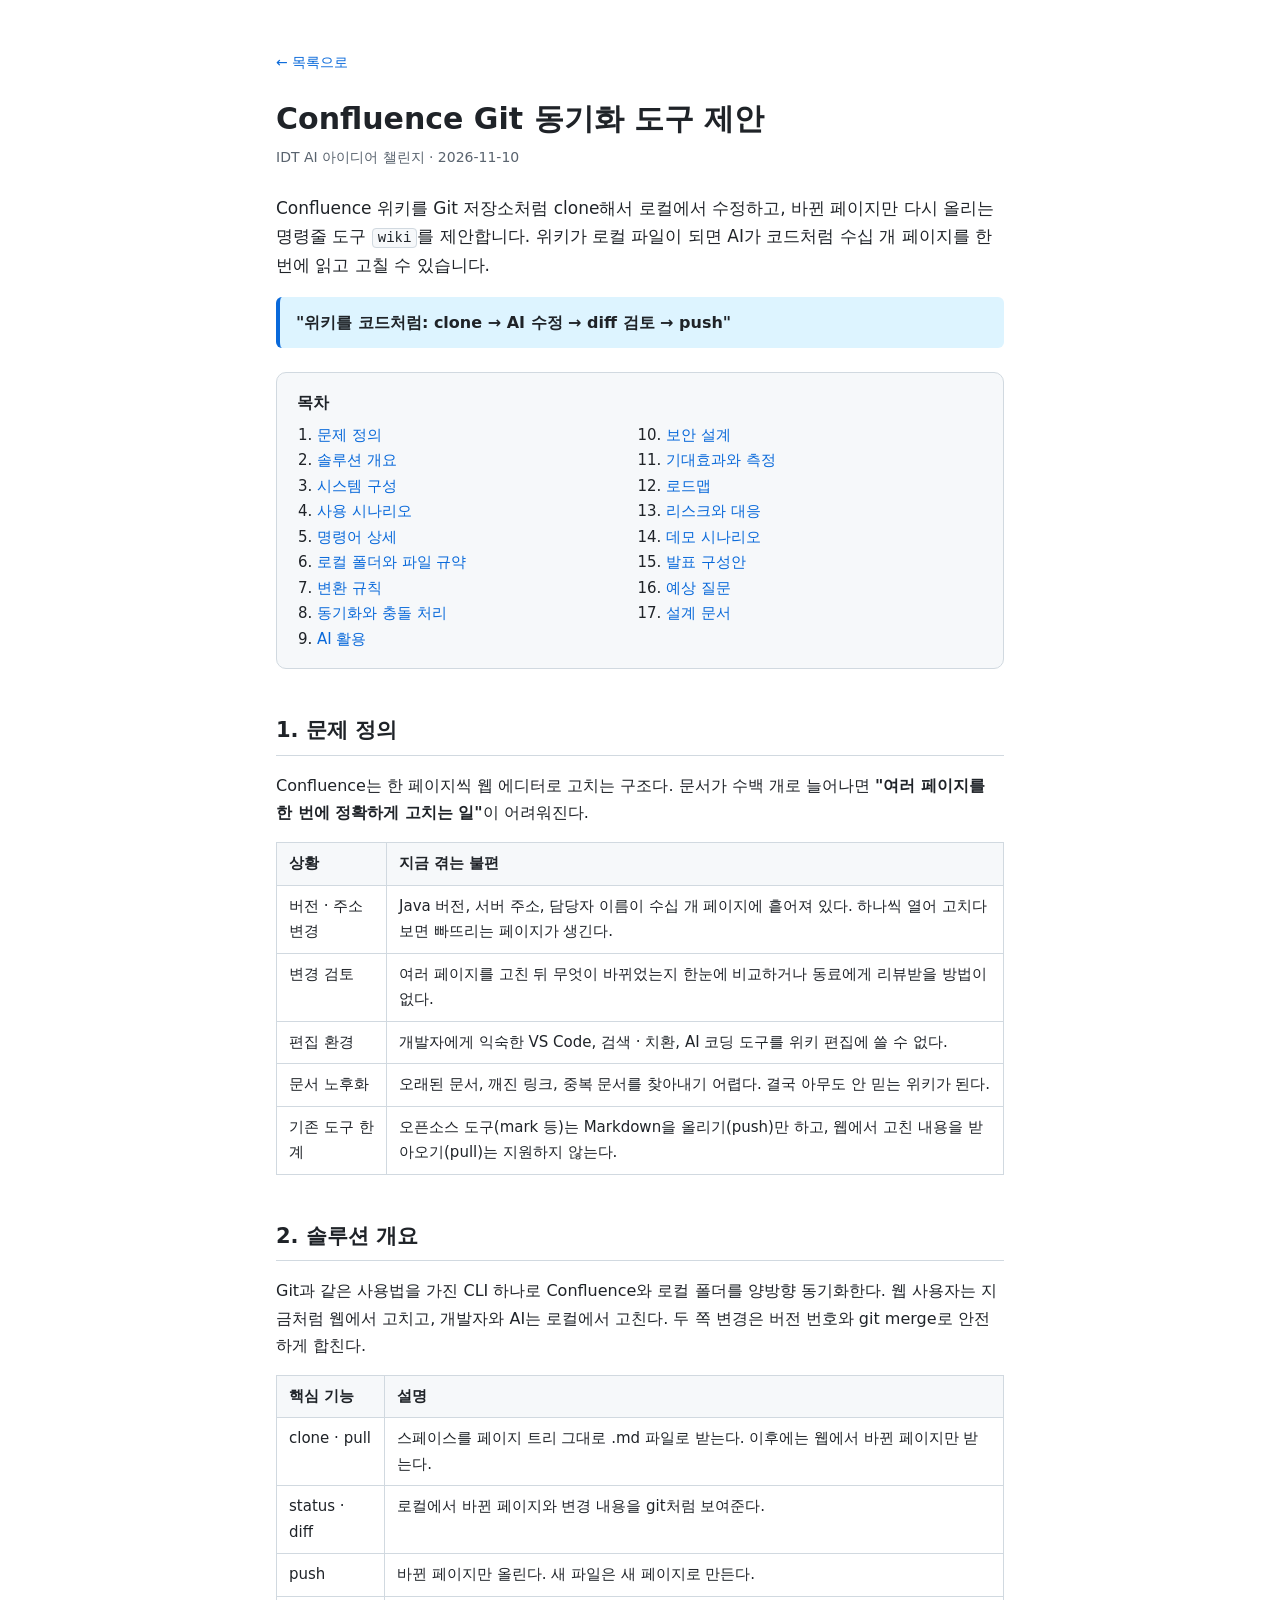
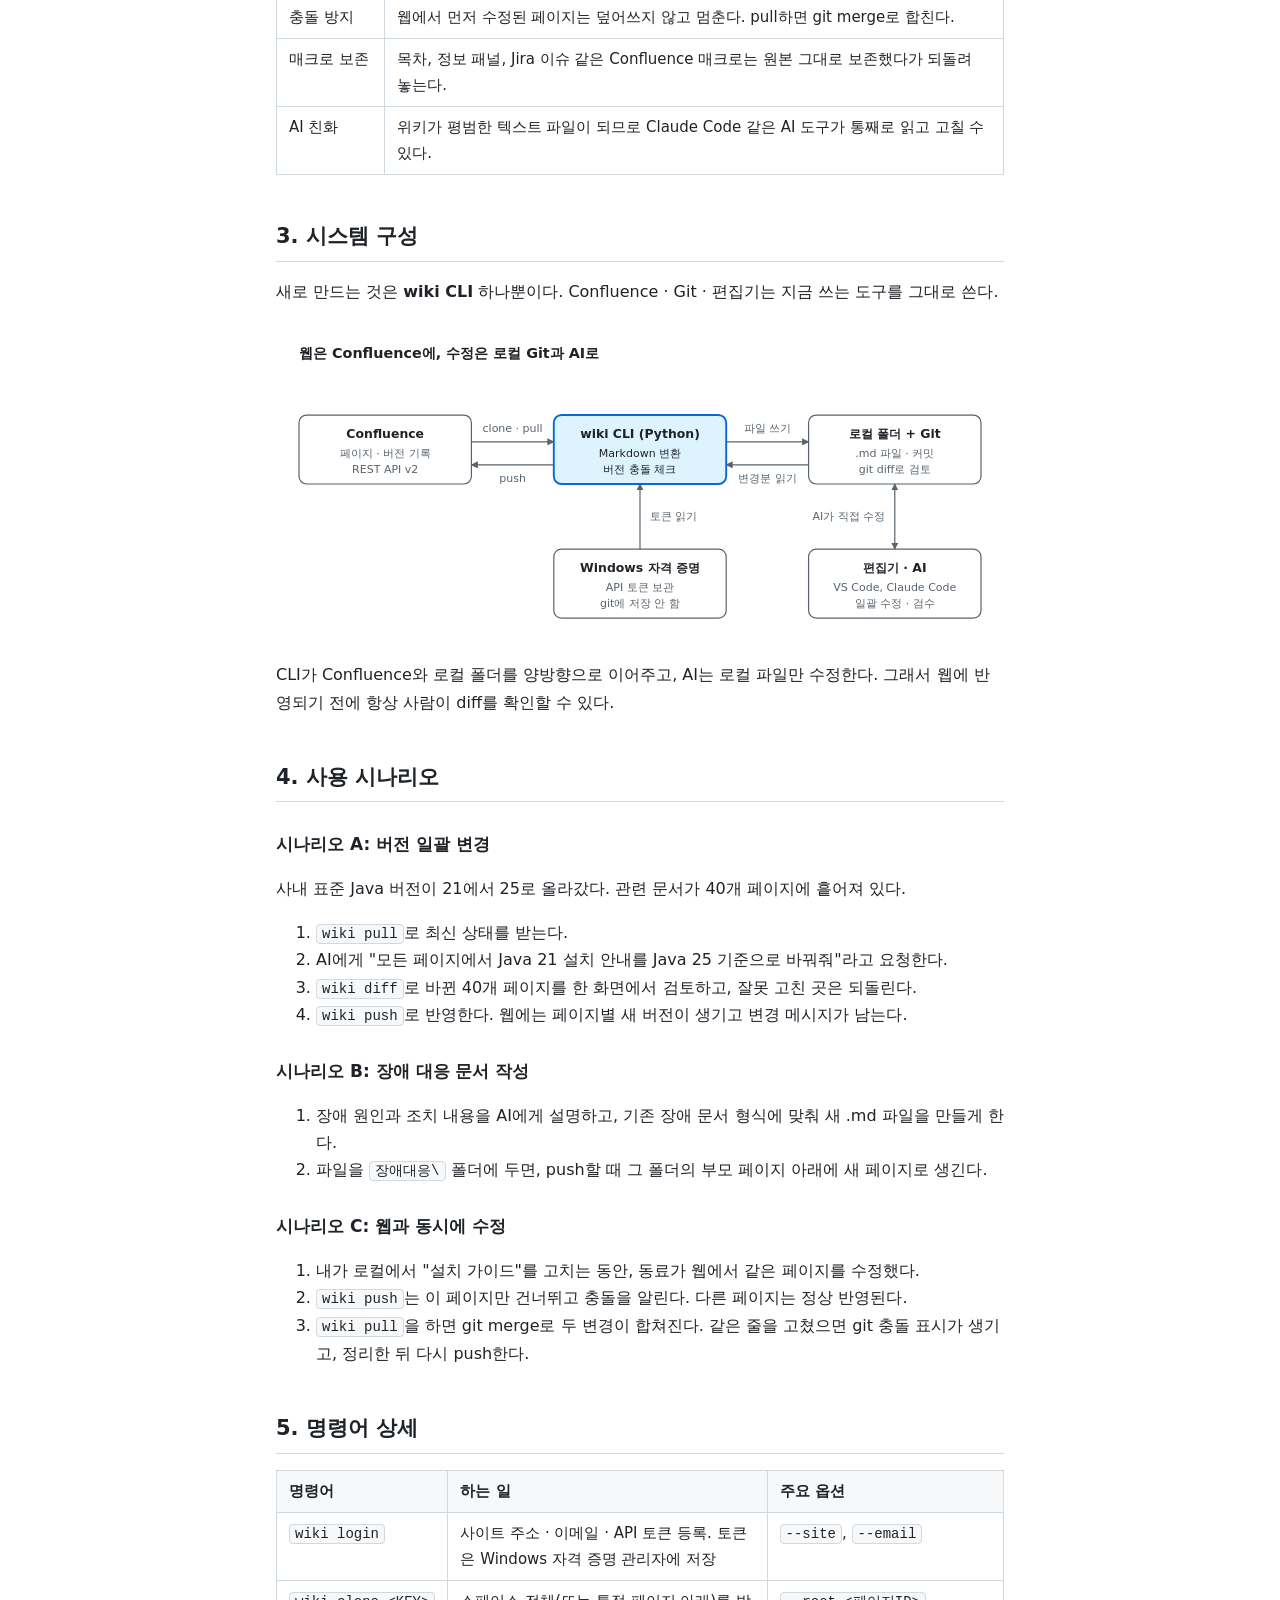
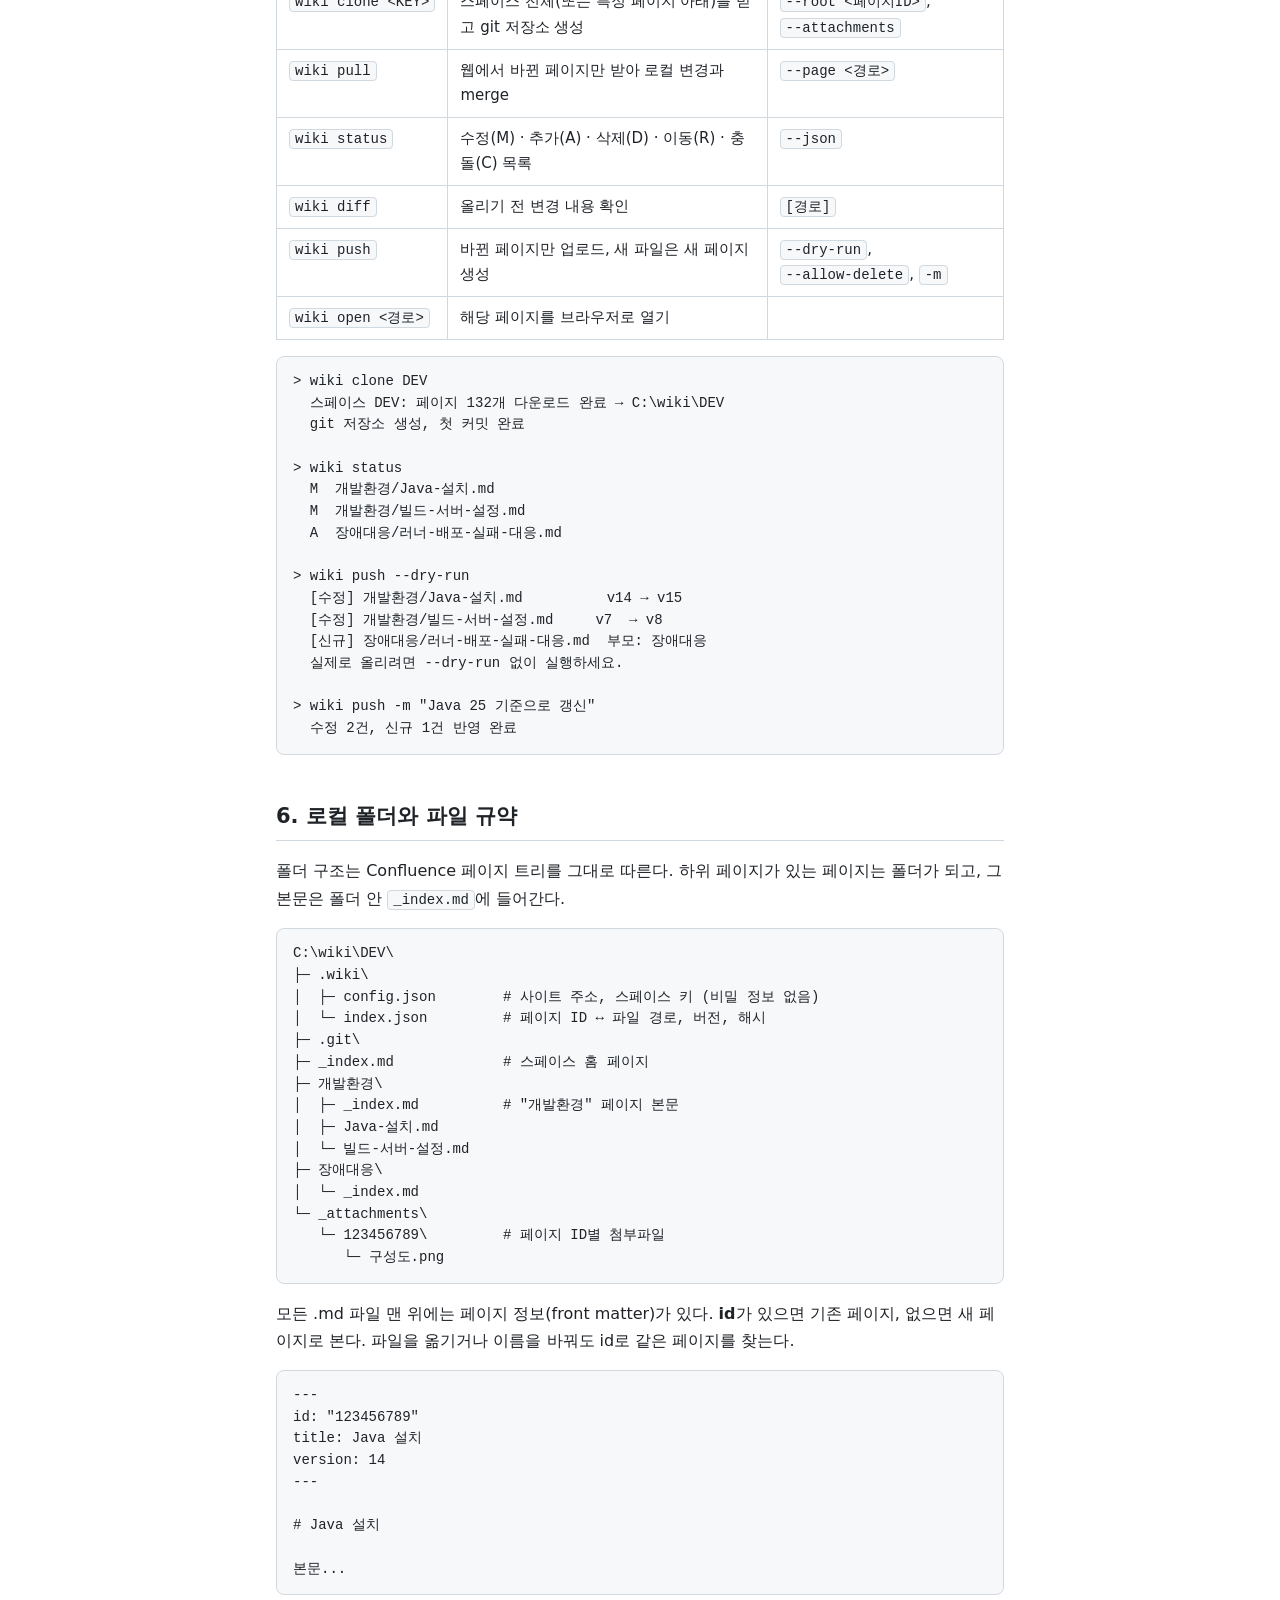
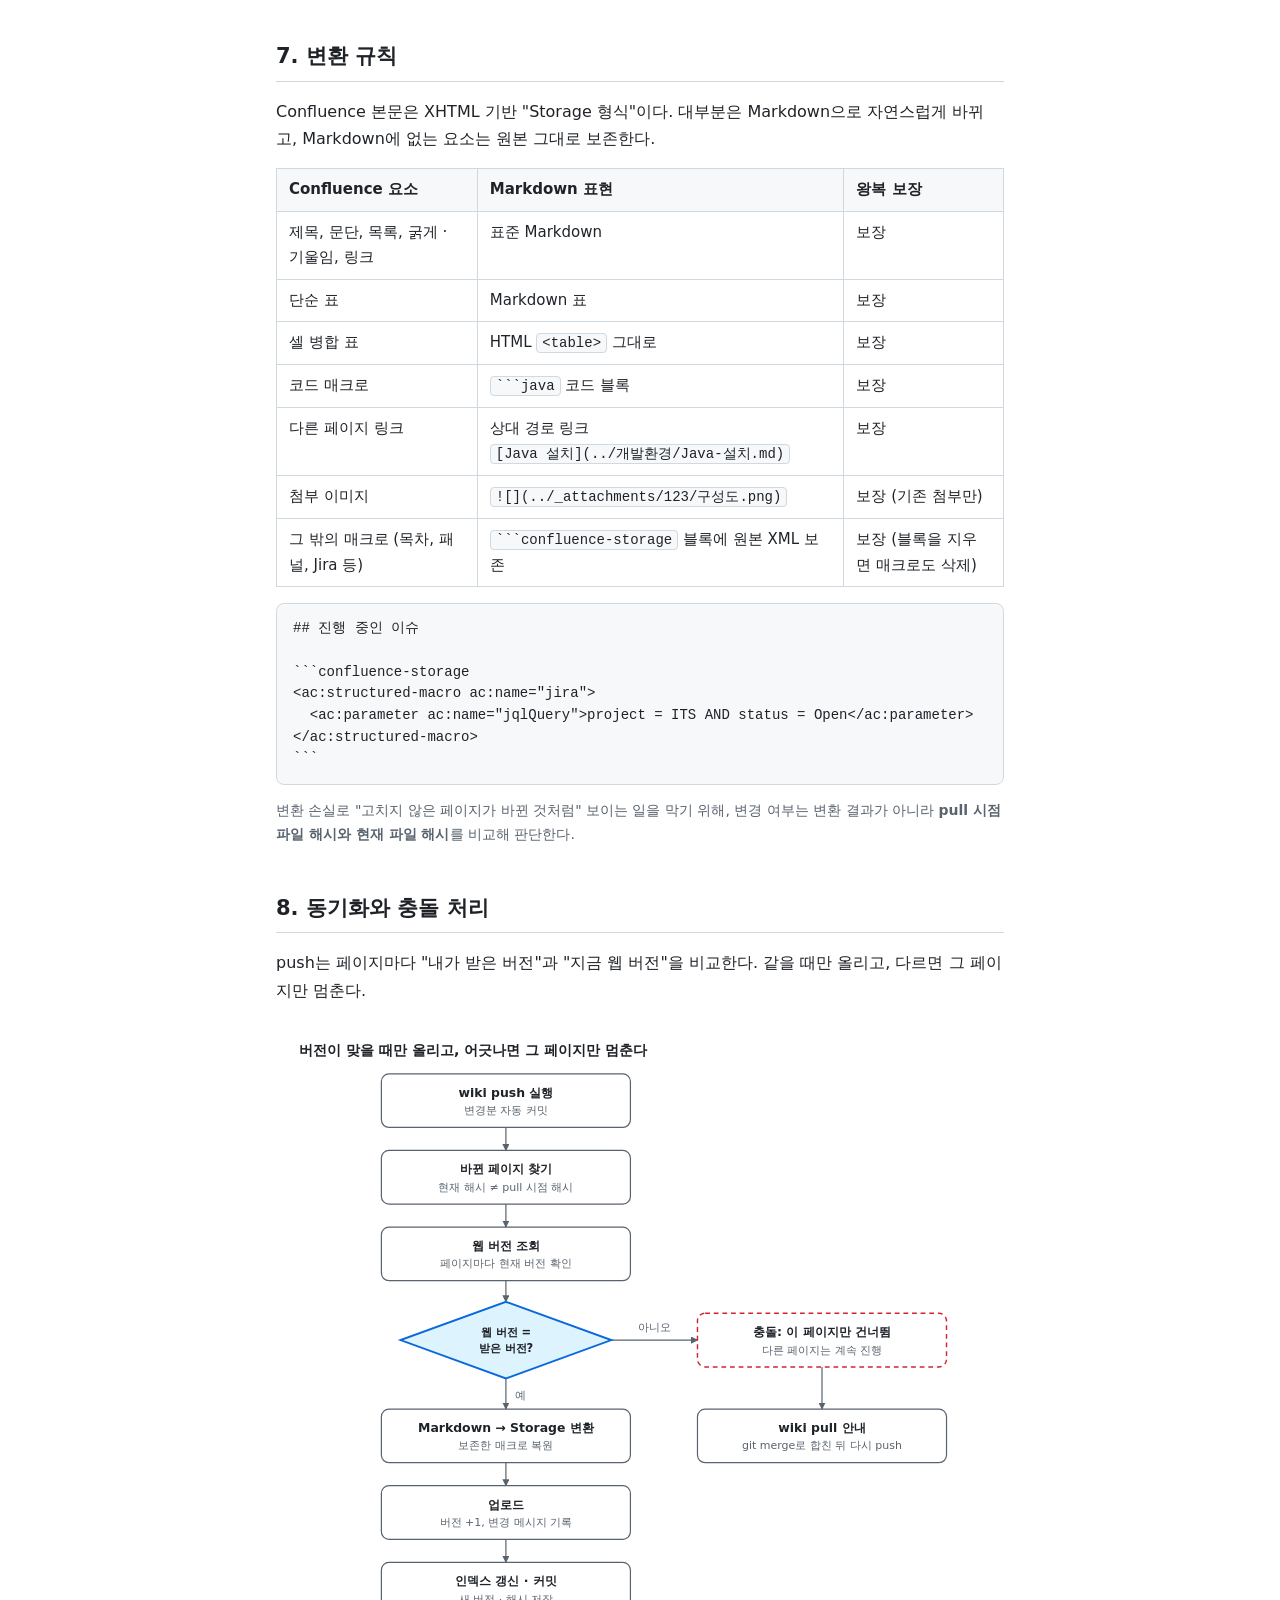
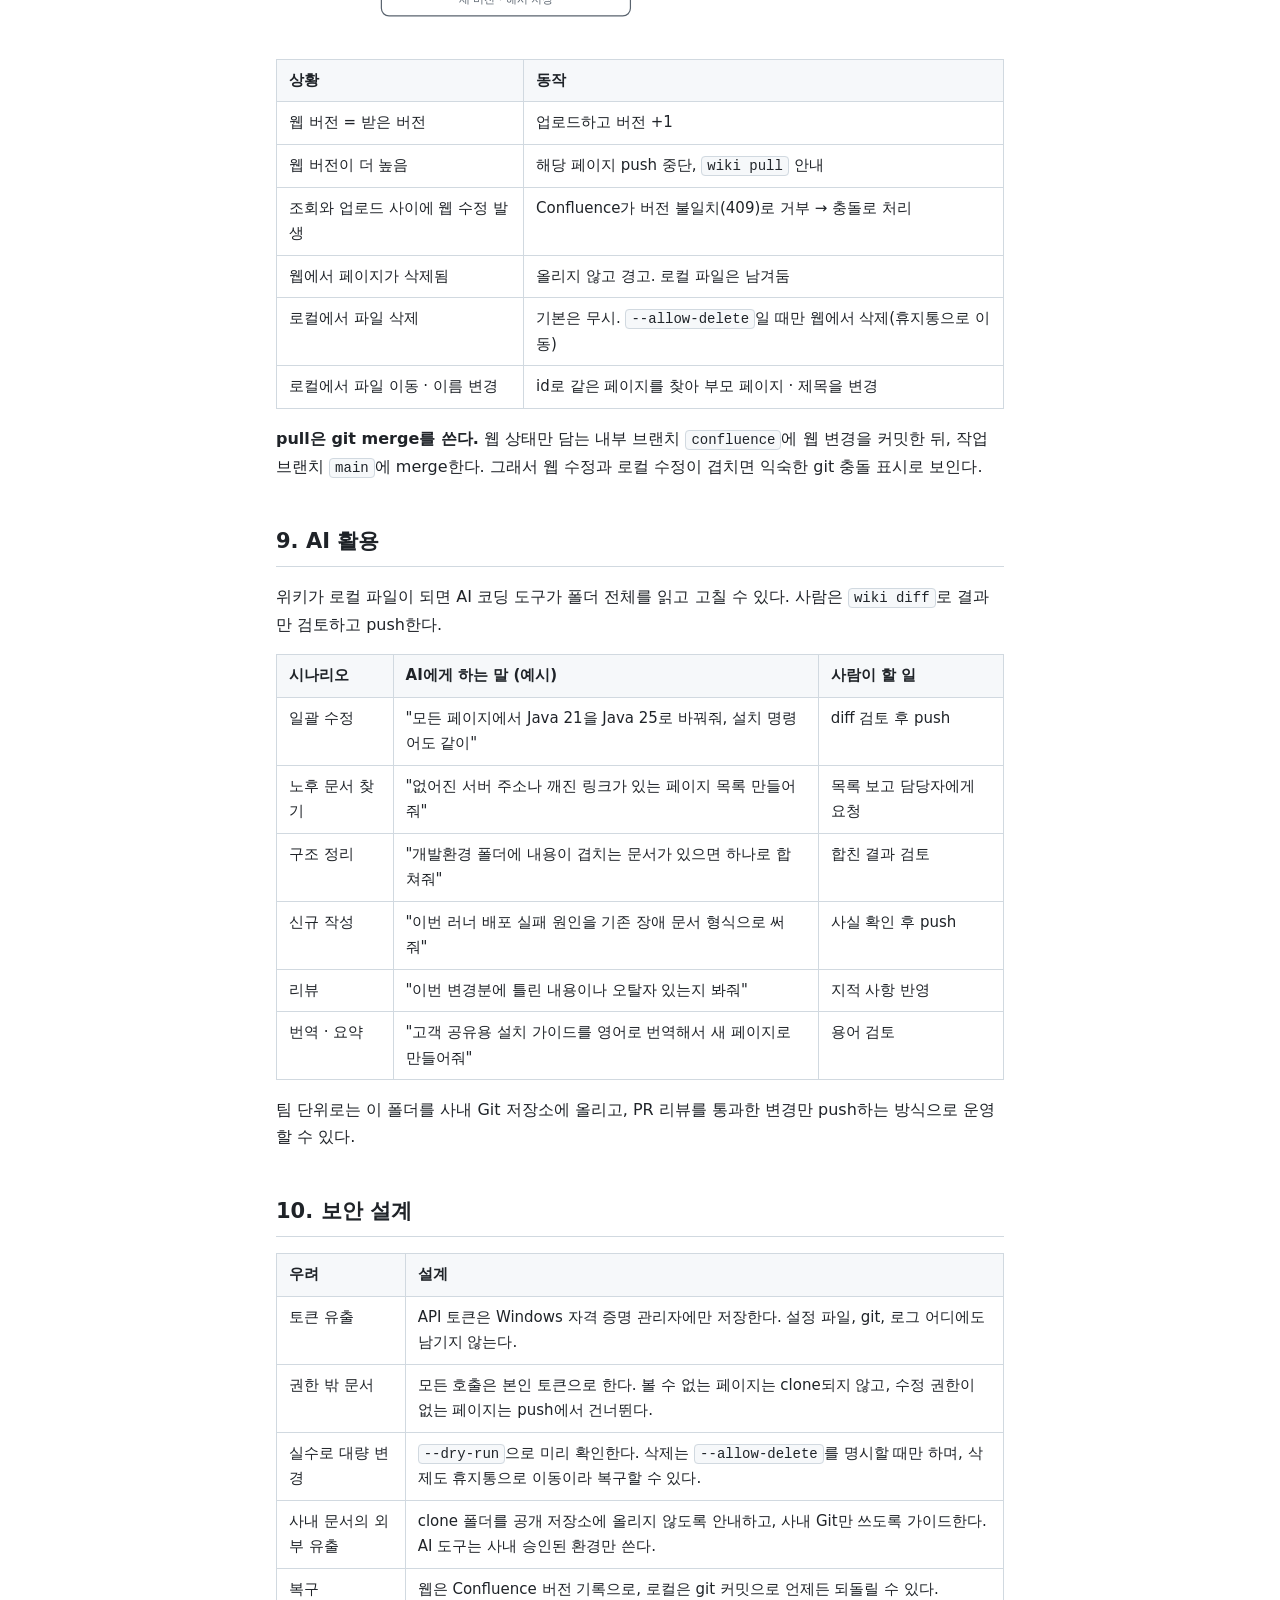
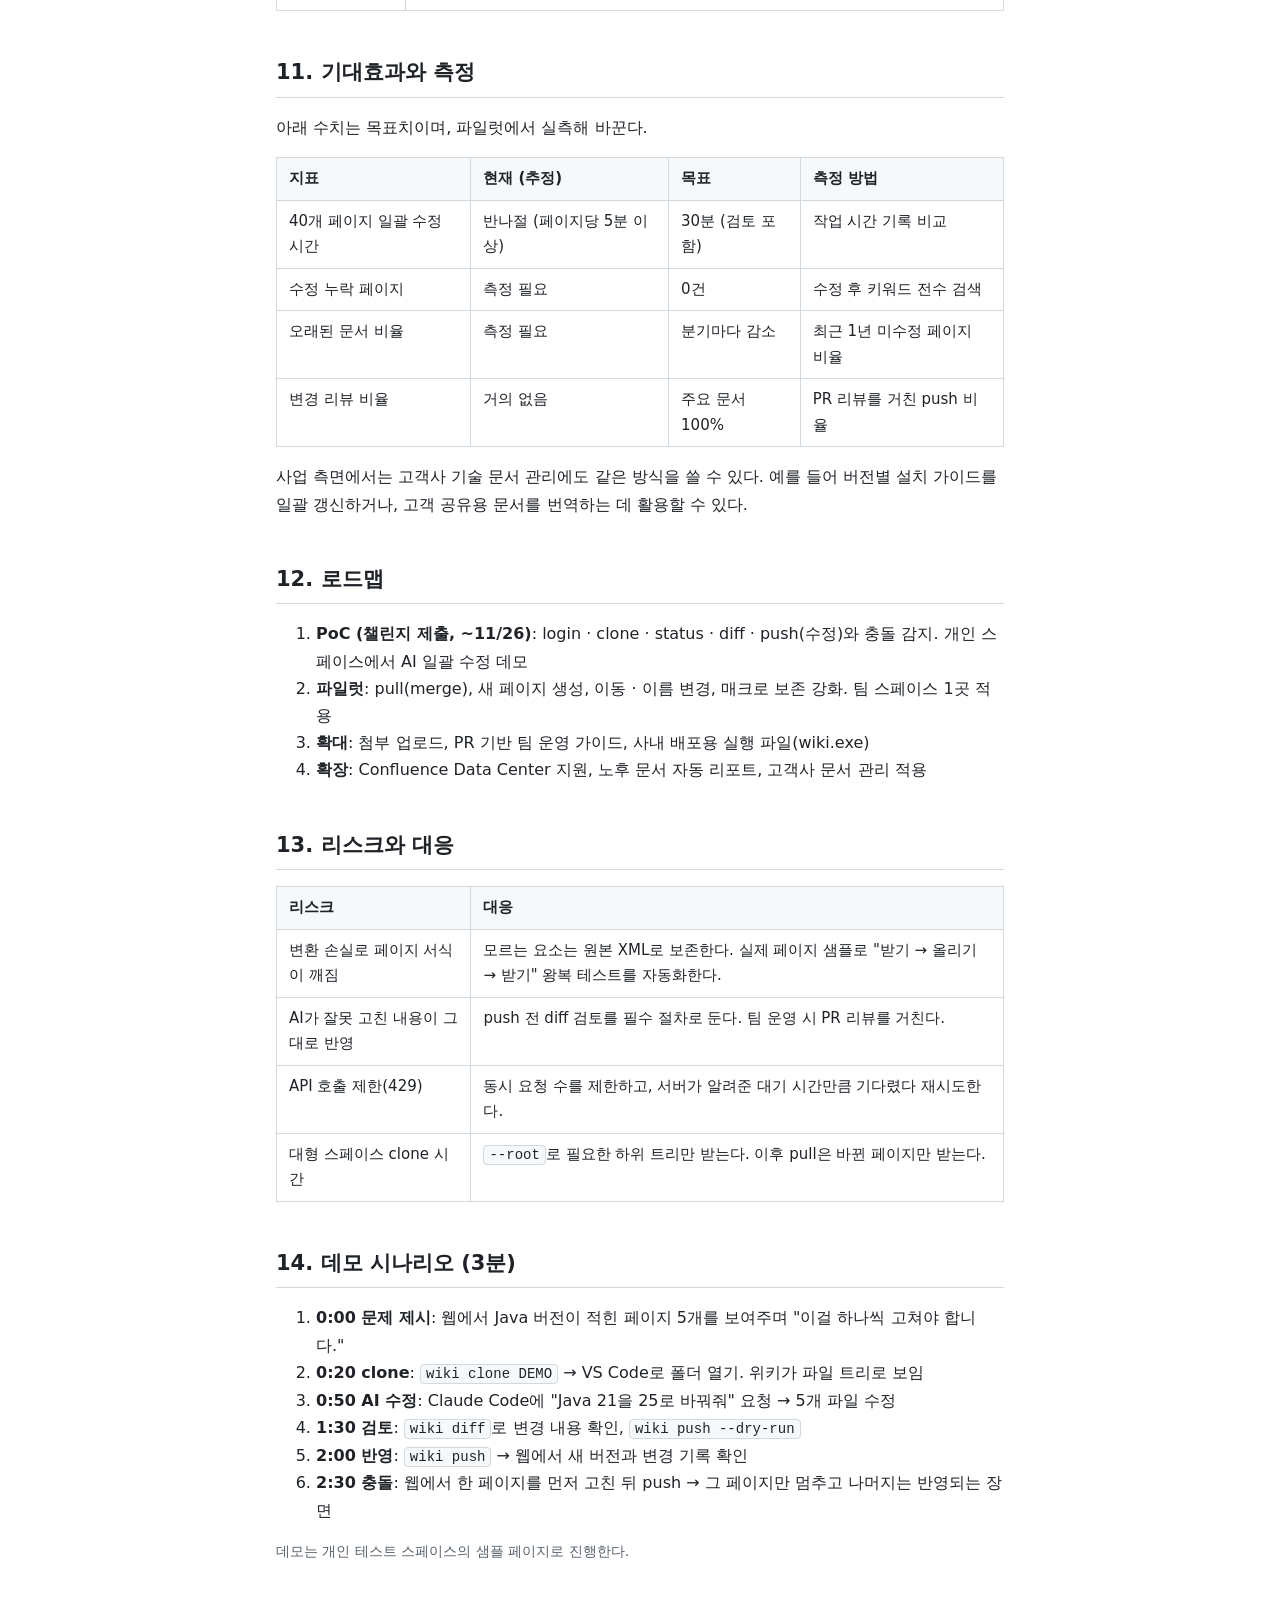
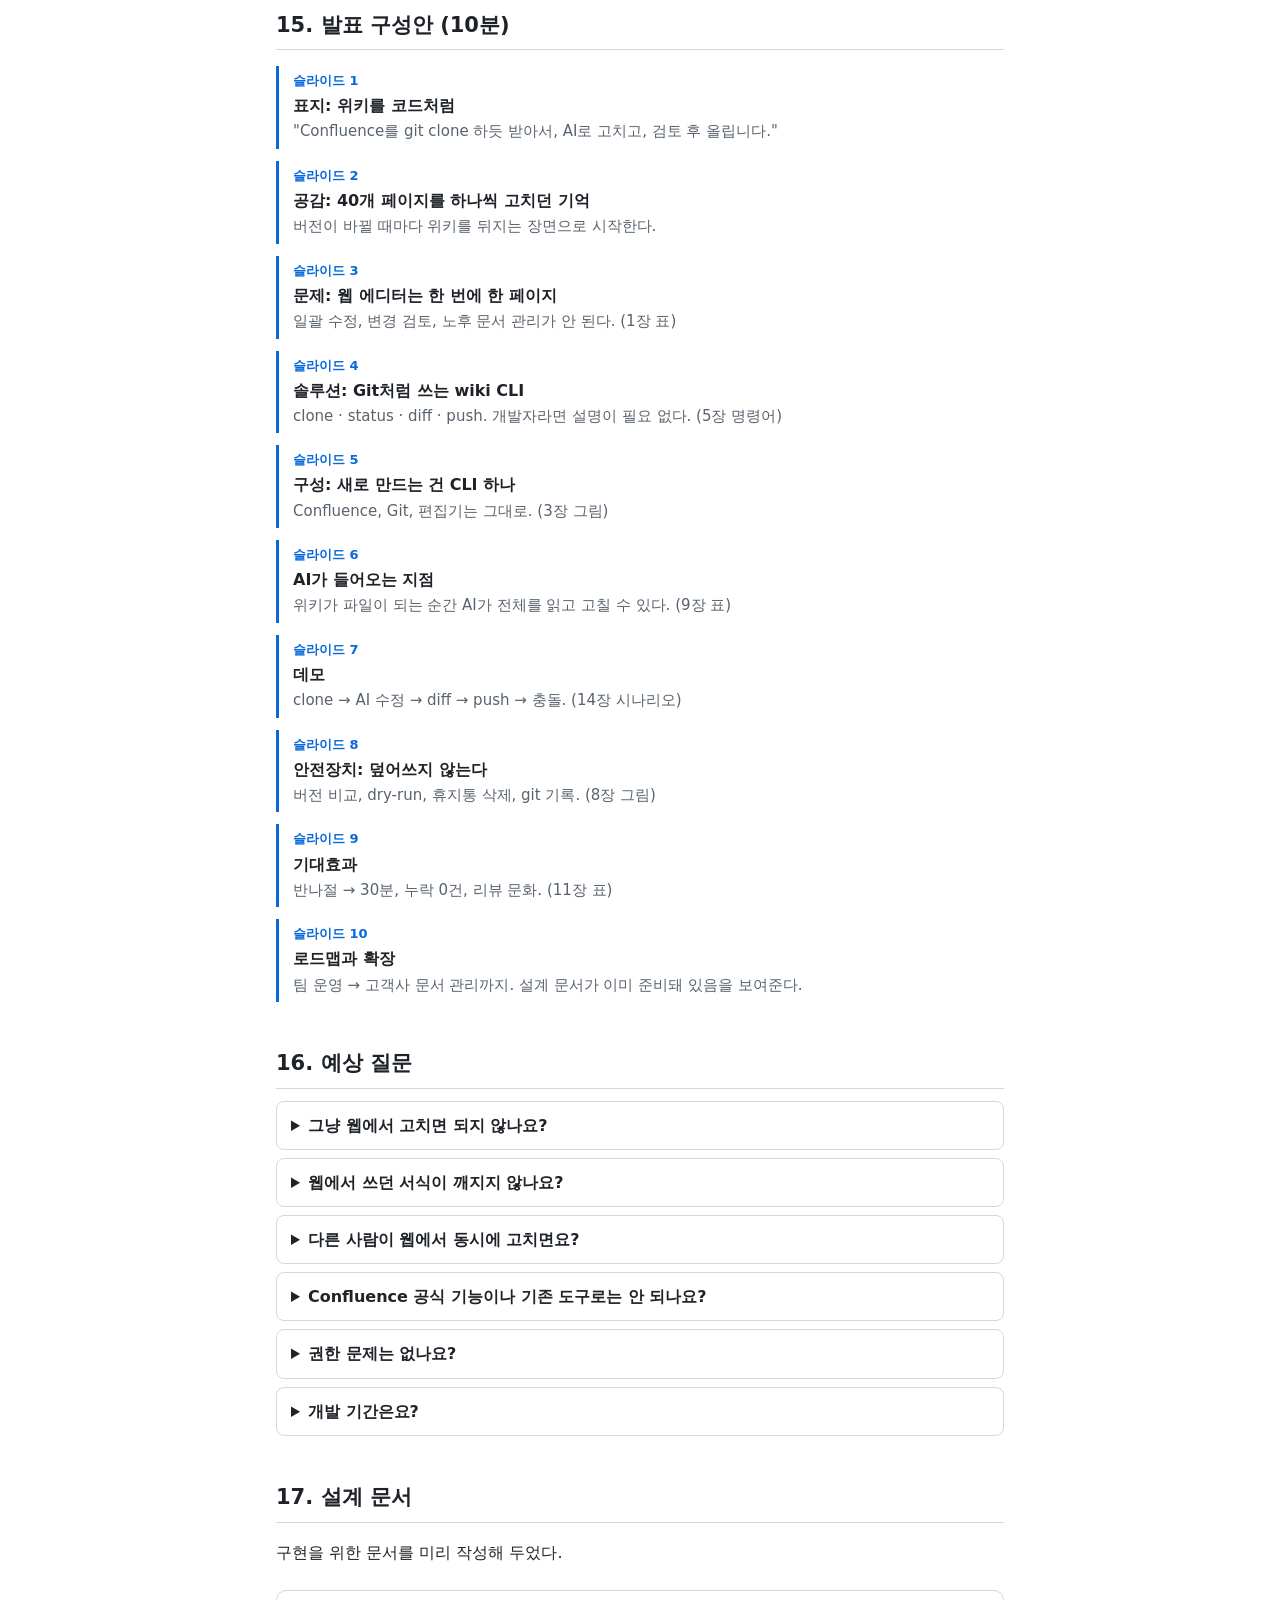
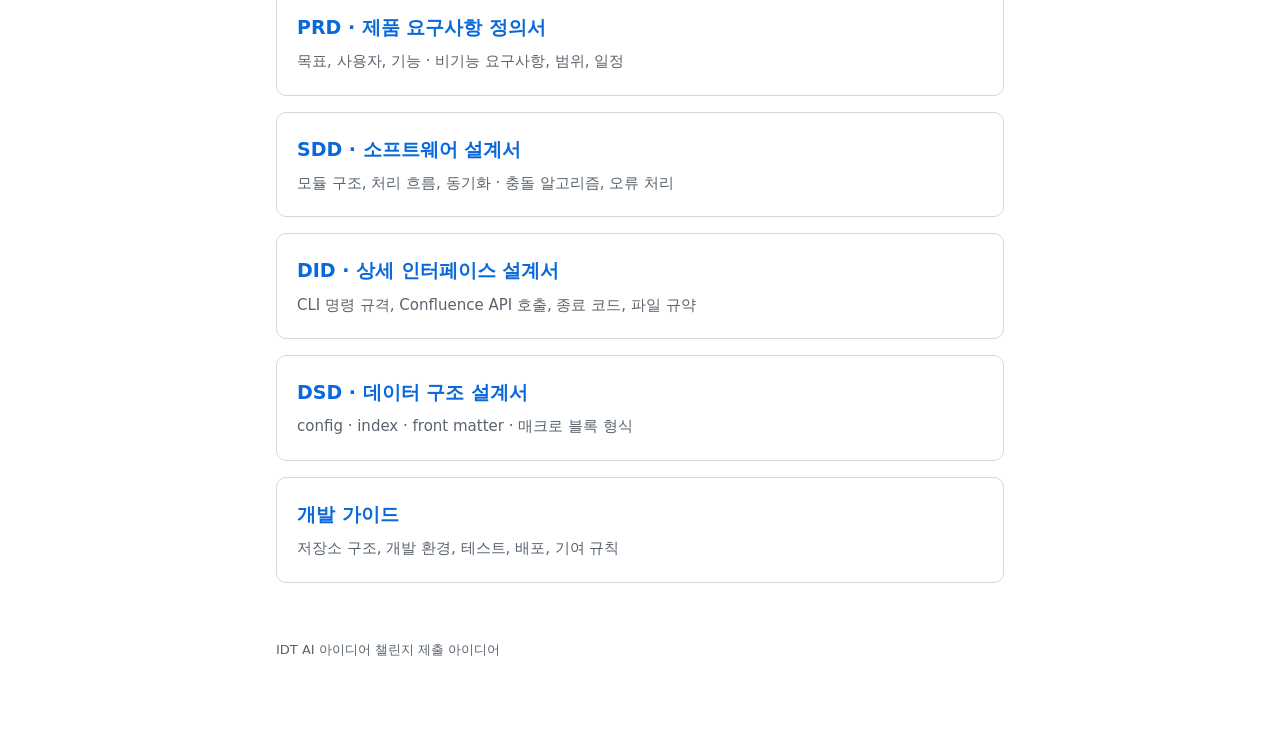
<file: wiki-sync.html>
<!doctype html>
<html lang="ko">
<head>
<meta charset="utf-8">
<meta name="viewport" content="width=device-width, initial-scale=1">
<title>Confluence Git 동기화</title>
<link rel="stylesheet" href="style.css?v=3">
<style>
  .d-text { fill: var(--text); }
  .d-muted { fill: var(--muted); }
  .d-box { fill: none; stroke: var(--muted); stroke-width: 1.25; }
  .d-main { fill: var(--accent-soft); stroke: var(--accent); stroke-width: 2; }
  .d-warn { fill: none; stroke: #d1242f; stroke-width: 1.5; stroke-dasharray: 5 4; }
  .d-line { fill: none; stroke: var(--muted); stroke-width: 1.25; }
</style>
</head>
<body>
<main>
  <a class="back" href="index.html">← 목록으로</a>
  <h1>Confluence Git 동기화 도구 제안</h1>
  <div class="meta">IDT AI 아이디어 챌린지 · 2026-11-10</div>
  <p class="lead">Confluence 위키를 Git 저장소처럼 clone해서 로컬에서 수정하고, 바뀐 페이지만 다시 올리는 명령줄 도구 <code>wiki</code>를 제안합니다. 위키가 로컬 파일이 되면 AI가 코드처럼 수십 개 페이지를 한 번에 읽고 고칠 수 있습니다.</p>
  <p class="callout">"위키를 코드처럼: clone → AI 수정 → diff 검토 → push"</p>

  <nav class="toc">
    <strong>목차</strong>
    <ol>
      <li><a href="#problem">문제 정의</a></li>
      <li><a href="#solution">솔루션 개요</a></li>
      <li><a href="#arch">시스템 구성</a></li>
      <li><a href="#scenario">사용 시나리오</a></li>
      <li><a href="#commands">명령어 상세</a></li>
      <li><a href="#files">로컬 폴더와 파일 규약</a></li>
      <li><a href="#convert">변환 규칙</a></li>
      <li><a href="#sync">동기화와 충돌 처리</a></li>
      <li><a href="#ai">AI 활용</a></li>
      <li><a href="#security">보안 설계</a></li>
      <li><a href="#effect">기대효과와 측정</a></li>
      <li><a href="#roadmap">로드맵</a></li>
      <li><a href="#risk">리스크와 대응</a></li>
      <li><a href="#demo">데모 시나리오</a></li>
      <li><a href="#pitch">발표 구성안</a></li>
      <li><a href="#faq">예상 질문</a></li>
      <li><a href="#docs">설계 문서</a></li>
    </ol>
  </nav>

  <h2 id="problem">1. 문제 정의</h2>
  <p>Confluence는 한 페이지씩 웹 에디터로 고치는 구조다. 문서가 수백 개로 늘어나면 <strong>"여러 페이지를 한 번에 정확하게 고치는 일"</strong>이 어려워진다.</p>
  <div class="table-wrap">
  <table>
    <thead><tr><th>상황</th><th>지금 겪는 불편</th></tr></thead>
    <tbody>
      <tr><td>버전 · 주소 변경</td><td>Java 버전, 서버 주소, 담당자 이름이 수십 개 페이지에 흩어져 있다. 하나씩 열어 고치다 보면 빠뜨리는 페이지가 생긴다.</td></tr>
      <tr><td>변경 검토</td><td>여러 페이지를 고친 뒤 무엇이 바뀌었는지 한눈에 비교하거나 동료에게 리뷰받을 방법이 없다.</td></tr>
      <tr><td>편집 환경</td><td>개발자에게 익숙한 VS Code, 검색 · 치환, AI 코딩 도구를 위키 편집에 쓸 수 없다.</td></tr>
      <tr><td>문서 노후화</td><td>오래된 문서, 깨진 링크, 중복 문서를 찾아내기 어렵다. 결국 아무도 안 믿는 위키가 된다.</td></tr>
      <tr><td>기존 도구 한계</td><td>오픈소스 도구(mark 등)는 Markdown을 올리기(push)만 하고, 웹에서 고친 내용을 받아오기(pull)는 지원하지 않는다.</td></tr>
    </tbody>
  </table>
  </div>

  <h2 id="solution">2. 솔루션 개요</h2>
  <p>Git과 같은 사용법을 가진 CLI 하나로 Confluence와 로컬 폴더를 양방향 동기화한다. 웹 사용자는 지금처럼 웹에서 고치고, 개발자와 AI는 로컬에서 고친다. 두 쪽 변경은 버전 번호와 git merge로 안전하게 합친다.</p>
  <div class="table-wrap">
  <table>
    <thead><tr><th>핵심 기능</th><th>설명</th></tr></thead>
    <tbody>
      <tr><td>clone · pull</td><td>스페이스를 페이지 트리 그대로 .md 파일로 받는다. 이후에는 웹에서 바뀐 페이지만 받는다.</td></tr>
      <tr><td>status · diff</td><td>로컬에서 바뀐 페이지와 변경 내용을 git처럼 보여준다.</td></tr>
      <tr><td>push</td><td>바뀐 페이지만 올린다. 새 파일은 새 페이지로 만든다.</td></tr>
      <tr><td>충돌 방지</td><td>웹에서 먼저 수정된 페이지는 덮어쓰지 않고 멈춘다. pull하면 git merge로 합친다.</td></tr>
      <tr><td>매크로 보존</td><td>목차, 정보 패널, Jira 이슈 같은 Confluence 매크로는 원본 그대로 보존했다가 되돌려 놓는다.</td></tr>
      <tr><td>AI 친화</td><td>위키가 평범한 텍스트 파일이 되므로 Claude Code 같은 AI 도구가 통째로 읽고 고칠 수 있다.</td></tr>
    </tbody>
  </table>
  </div>

  <h2 id="arch">3. 시스템 구성</h2>
  <p>새로 만드는 것은 <strong>wiki CLI</strong> 하나뿐이다. Confluence · Git · 편집기는 지금 쓰는 도구를 그대로 쓴다.</p>
  <figure class="diagram">
  <svg viewBox="0 0 760 330" role="img" aria-label="웹은 Confluence에, 수정은 로컬 Git과 AI로" font-size="13">
    <defs><marker id="wa" viewBox="0 0 10 10" refX="9" refY="5" markerWidth="6" markerHeight="6" orient="auto-start-reverse"><path d="M0 0L10 5L0 10z" class="d-muted"/></marker></defs>
    <text x="24" y="34" font-size="15" font-weight="600" class="d-text">웹은 Confluence에, 수정은 로컬 Git과 AI로</text>
    <g class="d-line">
      <path d="M204 122H290" marker-end="url(#wa)"/>
      <path d="M290 146H204" marker-end="url(#wa)"/>
      <path d="M470 122H556" marker-end="url(#wa)"/>
      <path d="M556 146H470" marker-end="url(#wa)"/>
      <path d="M646 166V234" marker-start="url(#wa)" marker-end="url(#wa)"/>
      <path d="M380 234V166" marker-end="url(#wa)"/>
    </g>
    <rect x="24" y="94" width="180" height="72" rx="8" class="d-box"/>
    <text x="114" y="118" text-anchor="middle" font-weight="600" class="d-text">Confluence</text>
    <text x="114" y="138" text-anchor="middle" font-size="11.5" class="d-muted">페이지 · 버전 기록</text>
    <text x="114" y="154" text-anchor="middle" font-size="11.5" class="d-muted">REST API v2</text>
    <rect x="290" y="94" width="180" height="72" rx="8" class="d-main"/>
    <text x="380" y="118" text-anchor="middle" font-weight="600" class="d-text">wiki CLI (Python)</text>
    <text x="380" y="138" text-anchor="middle" font-size="11.5" class="d-text">Markdown 변환</text>
    <text x="380" y="154" text-anchor="middle" font-size="11.5" class="d-text">버전 충돌 체크</text>
    <rect x="556" y="94" width="180" height="72" rx="8" class="d-box"/>
    <text x="646" y="118" text-anchor="middle" font-weight="600" class="d-text">로컬 폴더 + Git</text>
    <text x="646" y="138" text-anchor="middle" font-size="11.5" class="d-muted">.md 파일 · 커밋</text>
    <text x="646" y="154" text-anchor="middle" font-size="11.5" class="d-muted">git diff로 검토</text>
    <rect x="290" y="234" width="180" height="72" rx="8" class="d-box"/>
    <text x="380" y="258" text-anchor="middle" font-weight="600" class="d-text">Windows 자격 증명</text>
    <text x="380" y="278" text-anchor="middle" font-size="11.5" class="d-muted">API 토큰 보관</text>
    <text x="380" y="294" text-anchor="middle" font-size="11.5" class="d-muted">git에 저장 안 함</text>
    <rect x="556" y="234" width="180" height="72" rx="8" class="d-box"/>
    <text x="646" y="258" text-anchor="middle" font-weight="600" class="d-text">편집기 · AI</text>
    <text x="646" y="278" text-anchor="middle" font-size="11.5" class="d-muted">VS Code, Claude Code</text>
    <text x="646" y="294" text-anchor="middle" font-size="11.5" class="d-muted">일괄 수정 · 검수</text>
    <text x="247" y="112" text-anchor="middle" font-size="11.5" class="d-muted">clone · pull</text>
    <text x="247" y="164" text-anchor="middle" font-size="11.5" class="d-muted">push</text>
    <text x="513" y="112" text-anchor="middle" font-size="11.5" class="d-muted">파일 쓰기</text>
    <text x="513" y="164" text-anchor="middle" font-size="11.5" class="d-muted">변경분 읽기</text>
    <text x="390" y="204" font-size="11.5" class="d-muted">토큰 읽기</text>
    <text x="636" y="204" text-anchor="end" font-size="11.5" class="d-muted">AI가 직접 수정</text>
  </svg>
  </figure>
  <p>CLI가 Confluence와 로컬 폴더를 양방향으로 이어주고, AI는 로컬 파일만 수정한다. 그래서 웹에 반영되기 전에 항상 사람이 diff를 확인할 수 있다.</p>

  <h2 id="scenario">4. 사용 시나리오</h2>
  <h3>시나리오 A: 버전 일괄 변경</h3>
  <p>사내 표준 Java 버전이 21에서 25로 올라갔다. 관련 문서가 40개 페이지에 흩어져 있다.</p>
  <ol>
    <li><code>wiki pull</code>로 최신 상태를 받는다.</li>
    <li>AI에게 "모든 페이지에서 Java 21 설치 안내를 Java 25 기준으로 바꿔줘"라고 요청한다.</li>
    <li><code>wiki diff</code>로 바뀐 40개 페이지를 한 화면에서 검토하고, 잘못 고친 곳은 되돌린다.</li>
    <li><code>wiki push</code>로 반영한다. 웹에는 페이지별 새 버전이 생기고 변경 메시지가 남는다.</li>
  </ol>
  <h3>시나리오 B: 장애 대응 문서 작성</h3>
  <ol>
    <li>장애 원인과 조치 내용을 AI에게 설명하고, 기존 장애 문서 형식에 맞춰 새 .md 파일을 만들게 한다.</li>
    <li>파일을 <code>장애대응\</code> 폴더에 두면, push할 때 그 폴더의 부모 페이지 아래에 새 페이지로 생긴다.</li>
  </ol>
  <h3>시나리오 C: 웹과 동시에 수정</h3>
  <ol>
    <li>내가 로컬에서 "설치 가이드"를 고치는 동안, 동료가 웹에서 같은 페이지를 수정했다.</li>
    <li><code>wiki push</code>는 이 페이지만 건너뛰고 충돌을 알린다. 다른 페이지는 정상 반영된다.</li>
    <li><code>wiki pull</code>을 하면 git merge로 두 변경이 합쳐진다. 같은 줄을 고쳤으면 git 충돌 표시가 생기고, 정리한 뒤 다시 push한다.</li>
  </ol>

  <h2 id="commands">5. 명령어 상세</h2>
  <div class="table-wrap">
  <table>
    <thead><tr><th>명령어</th><th>하는 일</th><th>주요 옵션</th></tr></thead>
    <tbody>
      <tr><td><code>wiki login</code></td><td>사이트 주소 · 이메일 · API 토큰 등록. 토큰은 Windows 자격 증명 관리자에 저장</td><td><code>--site</code>, <code>--email</code></td></tr>
      <tr><td><code>wiki clone &lt;KEY&gt;</code></td><td>스페이스 전체(또는 특정 페이지 아래)를 받고 git 저장소 생성</td><td><code>--root &lt;페이지ID&gt;</code>, <code>--attachments</code></td></tr>
      <tr><td><code>wiki pull</code></td><td>웹에서 바뀐 페이지만 받아 로컬 변경과 merge</td><td><code>--page &lt;경로&gt;</code></td></tr>
      <tr><td><code>wiki status</code></td><td>수정(M) · 추가(A) · 삭제(D) · 이동(R) · 충돌(C) 목록</td><td><code>--json</code></td></tr>
      <tr><td><code>wiki diff</code></td><td>올리기 전 변경 내용 확인</td><td><code>[경로]</code></td></tr>
      <tr><td><code>wiki push</code></td><td>바뀐 페이지만 업로드, 새 파일은 새 페이지 생성</td><td><code>--dry-run</code>, <code>--allow-delete</code>, <code>-m</code></td></tr>
      <tr><td><code>wiki open &lt;경로&gt;</code></td><td>해당 페이지를 브라우저로 열기</td><td></td></tr>
    </tbody>
  </table>
  </div>
<pre><code>&gt; wiki clone DEV
  스페이스 DEV: 페이지 132개 다운로드 완료 → C:\wiki\DEV
  git 저장소 생성, 첫 커밋 완료

&gt; wiki status
  M  개발환경/Java-설치.md
  M  개발환경/빌드-서버-설정.md
  A  장애대응/러너-배포-실패-대응.md

&gt; wiki push --dry-run
  [수정] 개발환경/Java-설치.md          v14 → v15
  [수정] 개발환경/빌드-서버-설정.md     v7  → v8
  [신규] 장애대응/러너-배포-실패-대응.md  부모: 장애대응
  실제로 올리려면 --dry-run 없이 실행하세요.

&gt; wiki push -m "Java 25 기준으로 갱신"
  수정 2건, 신규 1건 반영 완료</code></pre>

  <h2 id="files">6. 로컬 폴더와 파일 규약</h2>
  <p>폴더 구조는 Confluence 페이지 트리를 그대로 따른다. 하위 페이지가 있는 페이지는 폴더가 되고, 그 본문은 폴더 안 <code>_index.md</code>에 들어간다.</p>
<pre><code>C:\wiki\DEV\
├─ .wiki\
│  ├─ config.json        # 사이트 주소, 스페이스 키 (비밀 정보 없음)
│  └─ index.json         # 페이지 ID ↔ 파일 경로, 버전, 해시
├─ .git\
├─ _index.md             # 스페이스 홈 페이지
├─ 개발환경\
│  ├─ _index.md          # "개발환경" 페이지 본문
│  ├─ Java-설치.md
│  └─ 빌드-서버-설정.md
├─ 장애대응\
│  └─ _index.md
└─ _attachments\
   └─ 123456789\         # 페이지 ID별 첨부파일
      └─ 구성도.png</code></pre>
  <p>모든 .md 파일 맨 위에는 페이지 정보(front matter)가 있다. <strong>id</strong>가 있으면 기존 페이지, 없으면 새 페이지로 본다. 파일을 옮기거나 이름을 바꿔도 id로 같은 페이지를 찾는다.</p>
<pre><code>---
id: "123456789"
title: Java 설치
version: 14
---

# Java 설치

본문...</code></pre>

  <h2 id="convert">7. 변환 규칙</h2>
  <p>Confluence 본문은 XHTML 기반 "Storage 형식"이다. 대부분은 Markdown으로 자연스럽게 바뀌고, Markdown에 없는 요소는 원본 그대로 보존한다.</p>
  <div class="table-wrap">
  <table>
    <thead><tr><th>Confluence 요소</th><th>Markdown 표현</th><th>왕복 보장</th></tr></thead>
    <tbody>
      <tr><td>제목, 문단, 목록, 굵게 · 기울임, 링크</td><td>표준 Markdown</td><td>보장</td></tr>
      <tr><td>단순 표</td><td>Markdown 표</td><td>보장</td></tr>
      <tr><td>셀 병합 표</td><td>HTML <code>&lt;table&gt;</code> 그대로</td><td>보장</td></tr>
      <tr><td>코드 매크로</td><td><code>```java</code> 코드 블록</td><td>보장</td></tr>
      <tr><td>다른 페이지 링크</td><td>상대 경로 링크 <code>[Java 설치](../개발환경/Java-설치.md)</code></td><td>보장</td></tr>
      <tr><td>첨부 이미지</td><td><code>![](../_attachments/123/구성도.png)</code></td><td>보장 (기존 첨부만)</td></tr>
      <tr><td>그 밖의 매크로 (목차, 패널, Jira 등)</td><td><code>```confluence-storage</code> 블록에 원본 XML 보존</td><td>보장 (블록을 지우면 매크로도 삭제)</td></tr>
    </tbody>
  </table>
  </div>
<pre><code>## 진행 중인 이슈

```confluence-storage
&lt;ac:structured-macro ac:name="jira"&gt;
  &lt;ac:parameter ac:name="jqlQuery"&gt;project = ITS AND status = Open&lt;/ac:parameter&gt;
&lt;/ac:structured-macro&gt;
```</code></pre>
  <p class="note">변환 손실로 "고치지 않은 페이지가 바뀐 것처럼" 보이는 일을 막기 위해, 변경 여부는 변환 결과가 아니라 <strong>pull 시점 파일 해시와 현재 파일 해시</strong>를 비교해 판단한다.</p>

  <h2 id="sync">8. 동기화와 충돌 처리</h2>
  <p>push는 페이지마다 "내가 받은 버전"과 "지금 웹 버전"을 비교한다. 같을 때만 올리고, 다르면 그 페이지만 멈춘다.</p>
  <figure class="diagram">
  <svg viewBox="0 0 760 642" role="img" aria-label="버전이 맞을 때만 올리고, 어긋나면 그 페이지만 멈춘다" font-size="13">
    <defs><marker id="wb" viewBox="0 0 10 10" refX="9" refY="5" markerWidth="6" markerHeight="6" orient="auto-start-reverse"><path d="M0 0L10 5L0 10z" class="d-muted"/></marker></defs>
    <text x="24" y="32" font-size="15" font-weight="600" class="d-text">버전이 맞을 때만 올리고, 어긋나면 그 페이지만 멈춘다</text>
    <g class="d-line">
      <path d="M240 108V132" marker-end="url(#wb)"/>
      <path d="M240 188V212" marker-end="url(#wb)"/>
      <path d="M240 268V290" marker-end="url(#wb)"/>
      <path d="M350 330H440" marker-end="url(#wb)"/>
      <path d="M240 370V402" marker-end="url(#wb)"/>
      <path d="M240 458V482" marker-end="url(#wb)"/>
      <path d="M240 538V562" marker-end="url(#wb)"/>
      <path d="M570 358V402" marker-end="url(#wb)"/>
    </g>
    <rect x="110" y="52" width="260" height="56" rx="8" class="d-box"/>
    <text x="240" y="76" text-anchor="middle" font-weight="600" class="d-text">wiki push 실행</text>
    <text x="240" y="94" text-anchor="middle" font-size="11.5" class="d-muted">변경분 자동 커밋</text>
    <rect x="110" y="132" width="260" height="56" rx="8" class="d-box"/>
    <text x="240" y="156" text-anchor="middle" font-weight="600" class="d-text">바뀐 페이지 찾기</text>
    <text x="240" y="174" text-anchor="middle" font-size="11.5" class="d-muted">현재 해시 ≠ pull 시점 해시</text>
    <rect x="110" y="212" width="260" height="56" rx="8" class="d-box"/>
    <text x="240" y="236" text-anchor="middle" font-weight="600" class="d-text">웹 버전 조회</text>
    <text x="240" y="254" text-anchor="middle" font-size="11.5" class="d-muted">페이지마다 현재 버전 확인</text>
    <polygon points="240,290 350,330 240,370 130,330" class="d-main"/>
    <text x="240" y="326" text-anchor="middle" font-size="12" font-weight="600" class="d-text">웹 버전 =</text>
    <text x="240" y="342" text-anchor="middle" font-size="12" font-weight="600" class="d-text">받은 버전?</text>
    <text x="395" y="320" text-anchor="middle" font-size="11.5" class="d-muted">아니오</text>
    <text x="250" y="392" font-size="11.5" class="d-muted">예</text>
    <rect x="110" y="402" width="260" height="56" rx="8" class="d-box"/>
    <text x="240" y="426" text-anchor="middle" font-weight="600" class="d-text">Markdown → Storage 변환</text>
    <text x="240" y="444" text-anchor="middle" font-size="11.5" class="d-muted">보존한 매크로 복원</text>
    <rect x="110" y="482" width="260" height="56" rx="8" class="d-box"/>
    <text x="240" y="506" text-anchor="middle" font-weight="600" class="d-text">업로드</text>
    <text x="240" y="524" text-anchor="middle" font-size="11.5" class="d-muted">버전 +1, 변경 메시지 기록</text>
    <rect x="110" y="562" width="260" height="56" rx="8" class="d-box"/>
    <text x="240" y="586" text-anchor="middle" font-weight="600" class="d-text">인덱스 갱신 · 커밋</text>
    <text x="240" y="604" text-anchor="middle" font-size="11.5" class="d-muted">새 버전 · 해시 저장</text>
    <rect x="440" y="302" width="260" height="56" rx="8" class="d-warn"/>
    <text x="570" y="326" text-anchor="middle" font-weight="600" class="d-text">충돌: 이 페이지만 건너뜀</text>
    <text x="570" y="344" text-anchor="middle" font-size="11.5" class="d-muted">다른 페이지는 계속 진행</text>
    <rect x="440" y="402" width="260" height="56" rx="8" class="d-box"/>
    <text x="570" y="426" text-anchor="middle" font-weight="600" class="d-text">wiki pull 안내</text>
    <text x="570" y="444" text-anchor="middle" font-size="11.5" class="d-muted">git merge로 합친 뒤 다시 push</text>
  </svg>
  </figure>
  <div class="table-wrap">
  <table>
    <thead><tr><th>상황</th><th>동작</th></tr></thead>
    <tbody>
      <tr><td>웹 버전 = 받은 버전</td><td>업로드하고 버전 +1</td></tr>
      <tr><td>웹 버전이 더 높음</td><td>해당 페이지 push 중단, <code>wiki pull</code> 안내</td></tr>
      <tr><td>조회와 업로드 사이에 웹 수정 발생</td><td>Confluence가 버전 불일치(409)로 거부 → 충돌로 처리</td></tr>
      <tr><td>웹에서 페이지가 삭제됨</td><td>올리지 않고 경고. 로컬 파일은 남겨둠</td></tr>
      <tr><td>로컬에서 파일 삭제</td><td>기본은 무시. <code>--allow-delete</code>일 때만 웹에서 삭제(휴지통으로 이동)</td></tr>
      <tr><td>로컬에서 파일 이동 · 이름 변경</td><td>id로 같은 페이지를 찾아 부모 페이지 · 제목을 변경</td></tr>
    </tbody>
  </table>
  </div>
  <p><strong>pull은 git merge를 쓴다.</strong> 웹 상태만 담는 내부 브랜치 <code>confluence</code>에 웹 변경을 커밋한 뒤, 작업 브랜치 <code>main</code>에 merge한다. 그래서 웹 수정과 로컬 수정이 겹치면 익숙한 git 충돌 표시로 보인다.</p>

  <h2 id="ai">9. AI 활용</h2>
  <p>위키가 로컬 파일이 되면 AI 코딩 도구가 폴더 전체를 읽고 고칠 수 있다. 사람은 <code>wiki diff</code>로 결과만 검토하고 push한다.</p>
  <div class="table-wrap">
  <table>
    <thead><tr><th>시나리오</th><th>AI에게 하는 말 (예시)</th><th>사람이 할 일</th></tr></thead>
    <tbody>
      <tr><td>일괄 수정</td><td>"모든 페이지에서 Java 21을 Java 25로 바꿔줘, 설치 명령어도 같이"</td><td>diff 검토 후 push</td></tr>
      <tr><td>노후 문서 찾기</td><td>"없어진 서버 주소나 깨진 링크가 있는 페이지 목록 만들어줘"</td><td>목록 보고 담당자에게 요청</td></tr>
      <tr><td>구조 정리</td><td>"개발환경 폴더에 내용이 겹치는 문서가 있으면 하나로 합쳐줘"</td><td>합친 결과 검토</td></tr>
      <tr><td>신규 작성</td><td>"이번 러너 배포 실패 원인을 기존 장애 문서 형식으로 써줘"</td><td>사실 확인 후 push</td></tr>
      <tr><td>리뷰</td><td>"이번 변경분에 틀린 내용이나 오탈자 있는지 봐줘"</td><td>지적 사항 반영</td></tr>
      <tr><td>번역 · 요약</td><td>"고객 공유용 설치 가이드를 영어로 번역해서 새 페이지로 만들어줘"</td><td>용어 검토</td></tr>
    </tbody>
  </table>
  </div>
  <p>팀 단위로는 이 폴더를 사내 Git 저장소에 올리고, PR 리뷰를 통과한 변경만 push하는 방식으로 운영할 수 있다.</p>

  <h2 id="security">10. 보안 설계</h2>
  <div class="table-wrap">
  <table>
    <thead><tr><th>우려</th><th>설계</th></tr></thead>
    <tbody>
      <tr><td>토큰 유출</td><td>API 토큰은 Windows 자격 증명 관리자에만 저장한다. 설정 파일, git, 로그 어디에도 남기지 않는다.</td></tr>
      <tr><td>권한 밖 문서</td><td>모든 호출은 본인 토큰으로 한다. 볼 수 없는 페이지는 clone되지 않고, 수정 권한이 없는 페이지는 push에서 건너뛴다.</td></tr>
      <tr><td>실수로 대량 변경</td><td><code>--dry-run</code>으로 미리 확인한다. 삭제는 <code>--allow-delete</code>를 명시할 때만 하며, 삭제도 휴지통으로 이동이라 복구할 수 있다.</td></tr>
      <tr><td>사내 문서의 외부 유출</td><td>clone 폴더를 공개 저장소에 올리지 않도록 안내하고, 사내 Git만 쓰도록 가이드한다. AI 도구는 사내 승인된 환경만 쓴다.</td></tr>
      <tr><td>복구</td><td>웹은 Confluence 버전 기록으로, 로컬은 git 커밋으로 언제든 되돌릴 수 있다.</td></tr>
    </tbody>
  </table>
  </div>

  <h2 id="effect">11. 기대효과와 측정</h2>
  <p>아래 수치는 목표치이며, 파일럿에서 실측해 바꾼다.</p>
  <div class="table-wrap">
  <table>
    <thead><tr><th>지표</th><th>현재 (추정)</th><th>목표</th><th>측정 방법</th></tr></thead>
    <tbody>
      <tr><td>40개 페이지 일괄 수정 시간</td><td>반나절 (페이지당 5분 이상)</td><td>30분 (검토 포함)</td><td>작업 시간 기록 비교</td></tr>
      <tr><td>수정 누락 페이지</td><td>측정 필요</td><td>0건</td><td>수정 후 키워드 전수 검색</td></tr>
      <tr><td>오래된 문서 비율</td><td>측정 필요</td><td>분기마다 감소</td><td>최근 1년 미수정 페이지 비율</td></tr>
      <tr><td>변경 리뷰 비율</td><td>거의 없음</td><td>주요 문서 100%</td><td>PR 리뷰를 거친 push 비율</td></tr>
    </tbody>
  </table>
  </div>
  <p>사업 측면에서는 고객사 기술 문서 관리에도 같은 방식을 쓸 수 있다. 예를 들어 버전별 설치 가이드를 일괄 갱신하거나, 고객 공유용 문서를 번역하는 데 활용할 수 있다.</p>

  <h2 id="roadmap">12. 로드맵</h2>
  <ol>
    <li><strong>PoC (챌린지 제출, ~11/26)</strong>: login · clone · status · diff · push(수정)와 충돌 감지. 개인 스페이스에서 AI 일괄 수정 데모</li>
    <li><strong>파일럿</strong>: pull(merge), 새 페이지 생성, 이동 · 이름 변경, 매크로 보존 강화. 팀 스페이스 1곳 적용</li>
    <li><strong>확대</strong>: 첨부 업로드, PR 기반 팀 운영 가이드, 사내 배포용 실행 파일(wiki.exe)</li>
    <li><strong>확장</strong>: Confluence Data Center 지원, 노후 문서 자동 리포트, 고객사 문서 관리 적용</li>
  </ol>

  <h2 id="risk">13. 리스크와 대응</h2>
  <div class="table-wrap">
  <table>
    <thead><tr><th>리스크</th><th>대응</th></tr></thead>
    <tbody>
      <tr><td>변환 손실로 페이지 서식이 깨짐</td><td>모르는 요소는 원본 XML로 보존한다. 실제 페이지 샘플로 "받기 → 올리기 → 받기" 왕복 테스트를 자동화한다.</td></tr>
      <tr><td>AI가 잘못 고친 내용이 그대로 반영</td><td>push 전 diff 검토를 필수 절차로 둔다. 팀 운영 시 PR 리뷰를 거친다.</td></tr>
      <tr><td>API 호출 제한(429)</td><td>동시 요청 수를 제한하고, 서버가 알려준 대기 시간만큼 기다렸다 재시도한다.</td></tr>
      <tr><td>대형 스페이스 clone 시간</td><td><code>--root</code>로 필요한 하위 트리만 받는다. 이후 pull은 바뀐 페이지만 받는다.</td></tr>
    </tbody>
  </table>
  </div>

  <h2 id="demo">14. 데모 시나리오 (3분)</h2>
  <ol>
    <li><strong>0:00 문제 제시</strong>: 웹에서 Java 버전이 적힌 페이지 5개를 보여주며 "이걸 하나씩 고쳐야 합니다."</li>
    <li><strong>0:20 clone</strong>: <code>wiki clone DEMO</code> → VS Code로 폴더 열기. 위키가 파일 트리로 보임</li>
    <li><strong>0:50 AI 수정</strong>: Claude Code에 "Java 21을 25로 바꿔줘" 요청 → 5개 파일 수정</li>
    <li><strong>1:30 검토</strong>: <code>wiki diff</code>로 변경 내용 확인, <code>wiki push --dry-run</code></li>
    <li><strong>2:00 반영</strong>: <code>wiki push</code> → 웹에서 새 버전과 변경 기록 확인</li>
    <li><strong>2:30 충돌</strong>: 웹에서 한 페이지를 먼저 고친 뒤 push → 그 페이지만 멈추고 나머지는 반영되는 장면</li>
  </ol>
  <p class="note">데모는 개인 테스트 스페이스의 샘플 페이지로 진행한다.</p>

  <h2 id="pitch">15. 발표 구성안 (10분)</h2>
  <ol class="slides">
    <li><span class="t">표지: 위키를 코드처럼</span><div class="say">"Confluence를 git clone 하듯 받아서, AI로 고치고, 검토 후 올립니다."</div></li>
    <li><span class="t">공감: 40개 페이지를 하나씩 고치던 기억</span><div class="say">버전이 바뀔 때마다 위키를 뒤지는 장면으로 시작한다.</div></li>
    <li><span class="t">문제: 웹 에디터는 한 번에 한 페이지</span><div class="say">일괄 수정, 변경 검토, 노후 문서 관리가 안 된다. (1장 표)</div></li>
    <li><span class="t">솔루션: Git처럼 쓰는 wiki CLI</span><div class="say">clone · status · diff · push. 개발자라면 설명이 필요 없다. (5장 명령어)</div></li>
    <li><span class="t">구성: 새로 만드는 건 CLI 하나</span><div class="say">Confluence, Git, 편집기는 그대로. (3장 그림)</div></li>
    <li><span class="t">AI가 들어오는 지점</span><div class="say">위키가 파일이 되는 순간 AI가 전체를 읽고 고칠 수 있다. (9장 표)</div></li>
    <li><span class="t">데모</span><div class="say">clone → AI 수정 → diff → push → 충돌. (14장 시나리오)</div></li>
    <li><span class="t">안전장치: 덮어쓰지 않는다</span><div class="say">버전 비교, dry-run, 휴지통 삭제, git 기록. (8장 그림)</div></li>
    <li><span class="t">기대효과</span><div class="say">반나절 → 30분, 누락 0건, 리뷰 문화. (11장 표)</div></li>
    <li><span class="t">로드맵과 확장</span><div class="say">팀 운영 → 고객사 문서 관리까지. 설계 문서가 이미 준비돼 있음을 보여준다.</div></li>
  </ol>

  <h2 id="faq">16. 예상 질문</h2>
  <details><summary>그냥 웹에서 고치면 되지 않나요?</summary><p>한두 페이지는 웹이 편하다. 이 도구는 여러 페이지를 한 번에 고치거나, 변경을 리뷰해야 하거나, AI를 쓰고 싶을 때를 위한 것이다. 웹 편집은 그대로 쓸 수 있다.</p></details>
  <details><summary>웹에서 쓰던 서식이 깨지지 않나요?</summary><p>Markdown으로 표현할 수 없는 요소는 원본 그대로 보존했다가 되돌린다. 고치지 않은 페이지는 아예 업로드하지 않으므로 손대지 않은 페이지가 바뀔 일이 없다.</p></details>
  <details><summary>다른 사람이 웹에서 동시에 고치면요?</summary><p>버전 번호를 비교해 덮어쓰지 않는다. pull하면 git merge로 두 변경을 합친다.</p></details>
  <details><summary>Confluence 공식 기능이나 기존 도구로는 안 되나요?</summary><p>공식 기능은 웹 편집 위주다. 오픈소스 도구는 대부분 Markdown을 올리기만 하고, 웹 변경을 받아와 합치는 양방향 동기화는 약하다.</p></details>
  <details><summary>권한 문제는 없나요?</summary><p>본인 API 토큰으로만 동작하므로 웹에서 할 수 있는 것 이상은 할 수 없다.</p></details>
  <details><summary>개발 기간은요?</summary><p>PoC는 2주, 파일럿 기능까지 추가로 한 달 정도를 예상한다. 상세 일정은 PRD에 있다.</p></details>

  <h2 id="docs">17. 설계 문서</h2>
  <p>구현을 위한 문서를 미리 작성해 두었다.</p>
  <div class="cards">
    <a class="card" href="docs/prd.html"><h3>PRD · 제품 요구사항 정의서</h3><p>목표, 사용자, 기능 · 비기능 요구사항, 범위, 일정</p></a>
    <a class="card" href="docs/sdd.html"><h3>SDD · 소프트웨어 설계서</h3><p>모듈 구조, 처리 흐름, 동기화 · 충돌 알고리즘, 오류 처리</p></a>
    <a class="card" href="docs/did.html"><h3>DID · 상세 인터페이스 설계서</h3><p>CLI 명령 규격, Confluence API 호출, 종료 코드, 파일 규약</p></a>
    <a class="card" href="docs/dsd.html"><h3>DSD · 데이터 구조 설계서</h3><p>config · index · front matter · 매크로 블록 형식</p></a>
    <a class="card" href="docs/dev-guide.html"><h3>개발 가이드</h3><p>저장소 구조, 개발 환경, 테스트, 배포, 기여 규칙</p></a>
  </div>

  <footer>IDT AI 아이디어 챌린지 제출 아이디어</footer>
</main>
</body>
</html>
</file>
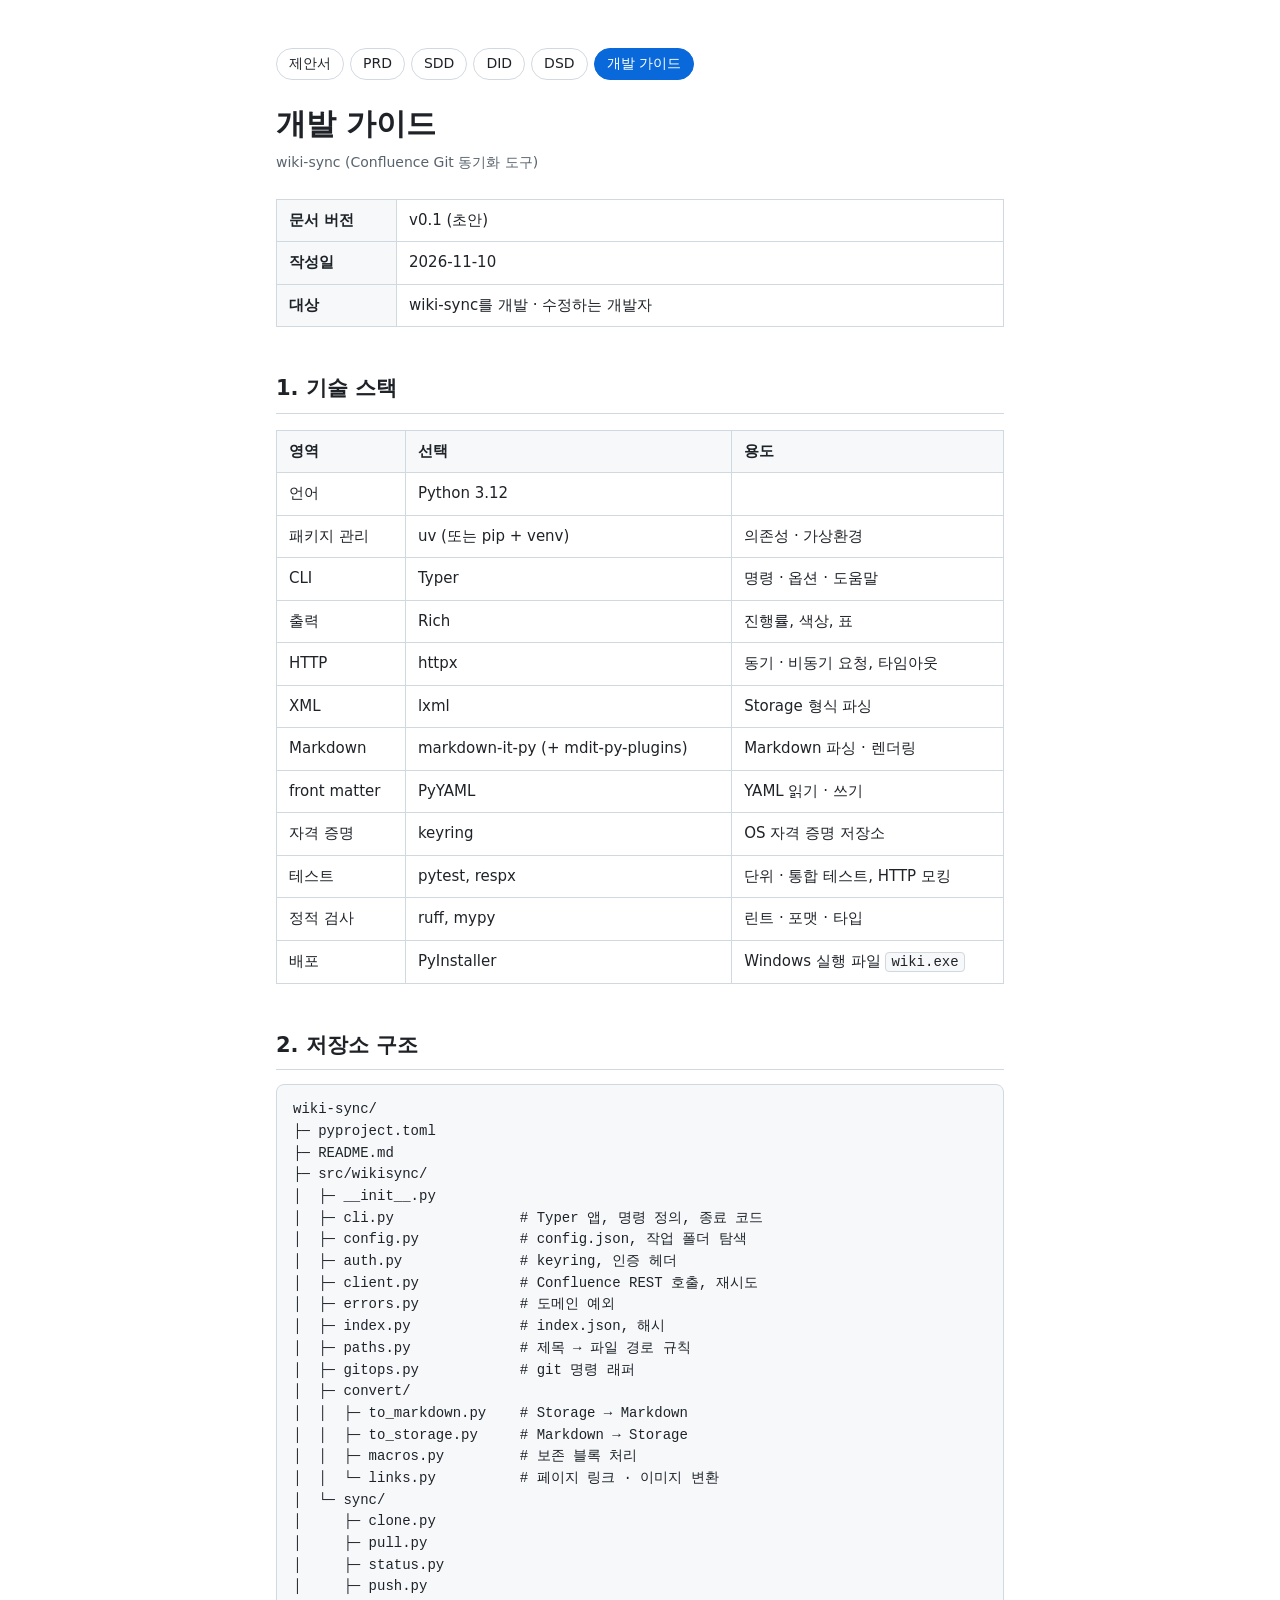
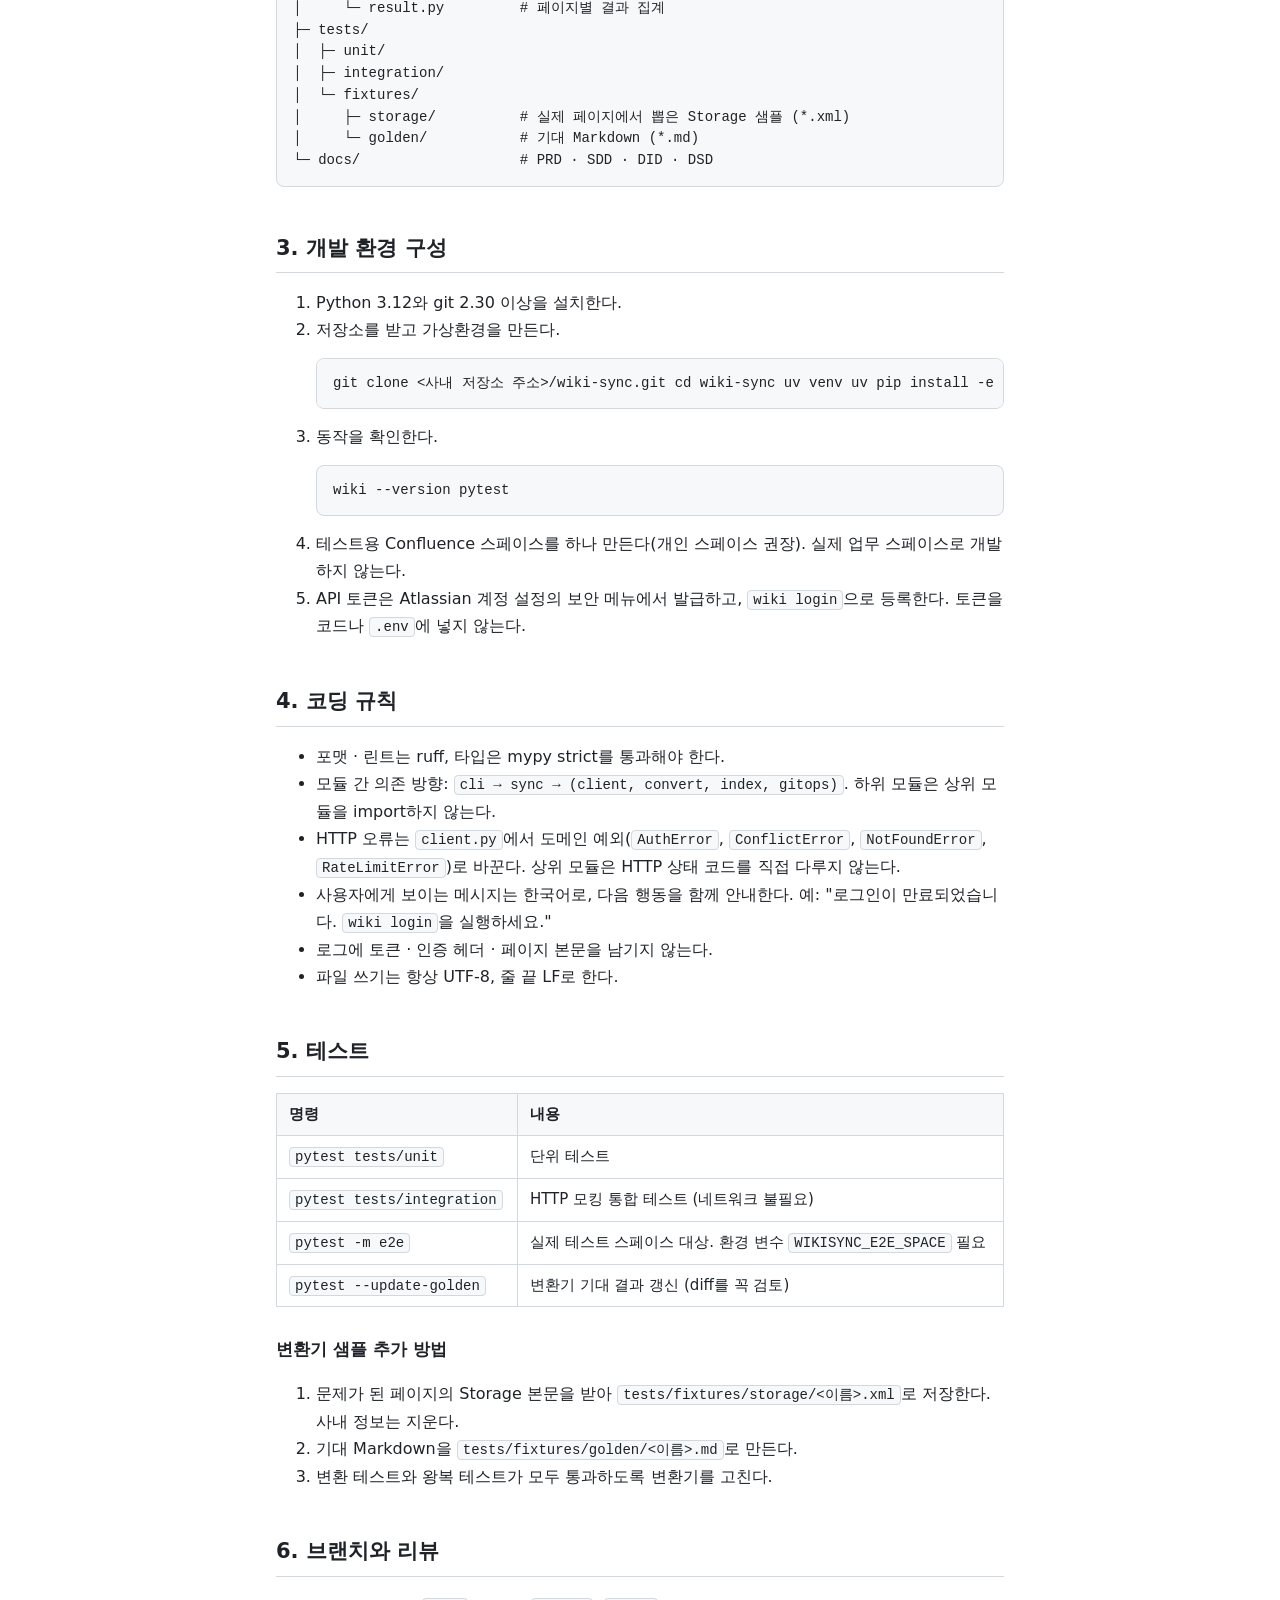
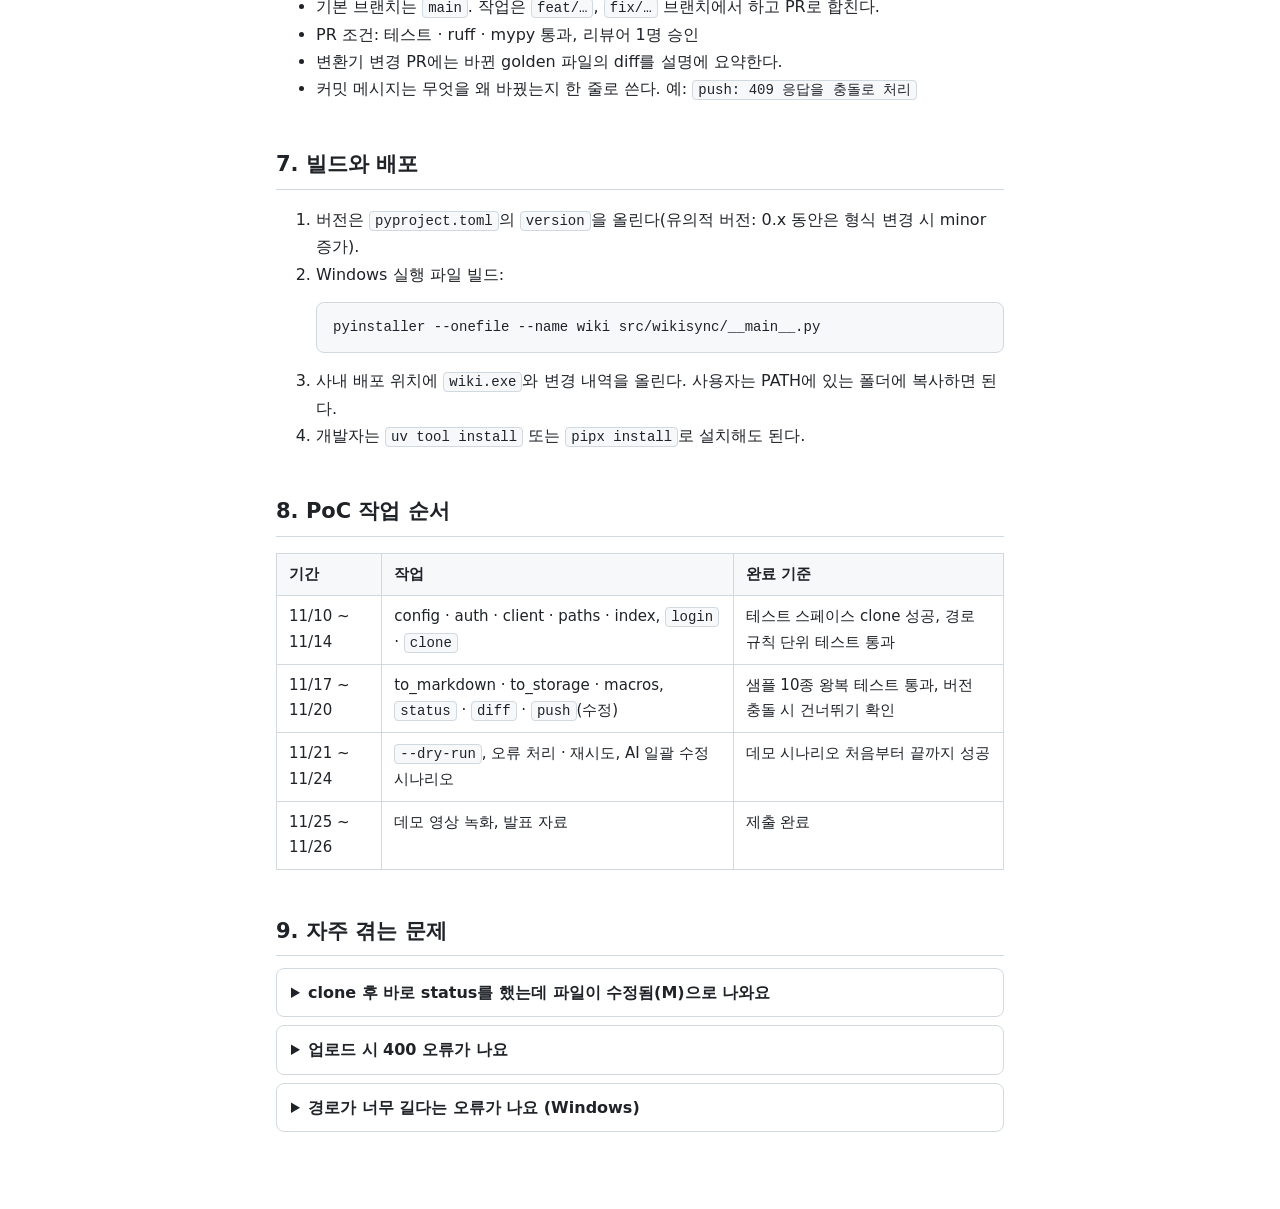
<file: docs/dev-guide.html>
<!doctype html>
<html lang="ko">
<head>
<meta charset="utf-8">
<meta name="viewport" content="width=device-width, initial-scale=1">
<title>wiki-sync 개발 가이드</title>
<link rel="stylesheet" href="../style.css?v=3">
</head>
<body>
<main>
  <nav class="docnav"><a href="../wiki-sync.html">제안서</a><a href="prd.html">PRD</a><a href="sdd.html">SDD</a><a href="did.html">DID</a><a href="dsd.html">DSD</a><a class="on" href="dev-guide.html">개발 가이드</a></nav>
  <h1>개발 가이드</h1>
  <div class="meta">wiki-sync (Confluence Git 동기화 도구)</div>

  <div class="table-wrap">
  <table class="docinfo">
    <tbody>
      <tr><th>문서 버전</th><td>v0.1 (초안)</td></tr>
      <tr><th>작성일</th><td>2026-11-10</td></tr>
      <tr><th>대상</th><td>wiki-sync를 개발 · 수정하는 개발자</td></tr>
    </tbody>
  </table>
  </div>

  <h2>1. 기술 스택</h2>
  <div class="table-wrap">
  <table>
    <thead><tr><th>영역</th><th>선택</th><th>용도</th></tr></thead>
    <tbody>
      <tr><td>언어</td><td>Python 3.12</td><td></td></tr>
      <tr><td>패키지 관리</td><td>uv (또는 pip + venv)</td><td>의존성 · 가상환경</td></tr>
      <tr><td>CLI</td><td>Typer</td><td>명령 · 옵션 · 도움말</td></tr>
      <tr><td>출력</td><td>Rich</td><td>진행률, 색상, 표</td></tr>
      <tr><td>HTTP</td><td>httpx</td><td>동기 · 비동기 요청, 타임아웃</td></tr>
      <tr><td>XML</td><td>lxml</td><td>Storage 형식 파싱</td></tr>
      <tr><td>Markdown</td><td>markdown-it-py (+ mdit-py-plugins)</td><td>Markdown 파싱 · 렌더링</td></tr>
      <tr><td>front matter</td><td>PyYAML</td><td>YAML 읽기 · 쓰기</td></tr>
      <tr><td>자격 증명</td><td>keyring</td><td>OS 자격 증명 저장소</td></tr>
      <tr><td>테스트</td><td>pytest, respx</td><td>단위 · 통합 테스트, HTTP 모킹</td></tr>
      <tr><td>정적 검사</td><td>ruff, mypy</td><td>린트 · 포맷 · 타입</td></tr>
      <tr><td>배포</td><td>PyInstaller</td><td>Windows 실행 파일 <code>wiki.exe</code></td></tr>
    </tbody>
  </table>
  </div>

  <h2>2. 저장소 구조</h2>
<pre><code>wiki-sync/
├─ pyproject.toml
├─ README.md
├─ src/wikisync/
│  ├─ __init__.py
│  ├─ cli.py               # Typer 앱, 명령 정의, 종료 코드
│  ├─ config.py            # config.json, 작업 폴더 탐색
│  ├─ auth.py              # keyring, 인증 헤더
│  ├─ client.py            # Confluence REST 호출, 재시도
│  ├─ errors.py            # 도메인 예외
│  ├─ index.py             # index.json, 해시
│  ├─ paths.py             # 제목 → 파일 경로 규칙
│  ├─ gitops.py            # git 명령 래퍼
│  ├─ convert/
│  │  ├─ to_markdown.py    # Storage → Markdown
│  │  ├─ to_storage.py     # Markdown → Storage
│  │  ├─ macros.py         # 보존 블록 처리
│  │  └─ links.py          # 페이지 링크 · 이미지 변환
│  └─ sync/
│     ├─ clone.py
│     ├─ pull.py
│     ├─ status.py
│     ├─ push.py
│     └─ result.py         # 페이지별 결과 집계
├─ tests/
│  ├─ unit/
│  ├─ integration/
│  └─ fixtures/
│     ├─ storage/          # 실제 페이지에서 뽑은 Storage 샘플 (*.xml)
│     └─ golden/           # 기대 Markdown (*.md)
└─ docs/                   # PRD · SDD · DID · DSD</code></pre>

  <h2>3. 개발 환경 구성</h2>
  <ol>
    <li>Python 3.12와 git 2.30 이상을 설치한다.</li>
    <li>저장소를 받고 가상환경을 만든다.
<pre><code>git clone &lt;사내 저장소 주소&gt;/wiki-sync.git
cd wiki-sync
uv venv
uv pip install -e ".[dev]"</code></pre></li>
    <li>동작을 확인한다.
<pre><code>wiki --version
pytest</code></pre></li>
    <li>테스트용 Confluence 스페이스를 하나 만든다(개인 스페이스 권장). 실제 업무 스페이스로 개발하지 않는다.</li>
    <li>API 토큰은 Atlassian 계정 설정의 보안 메뉴에서 발급하고, <code>wiki login</code>으로 등록한다. 토큰을 코드나 <code>.env</code>에 넣지 않는다.</li>
  </ol>

  <h2>4. 코딩 규칙</h2>
  <ul>
    <li>포맷 · 린트는 ruff, 타입은 mypy strict를 통과해야 한다.</li>
    <li>모듈 간 의존 방향: <code>cli → sync → (client, convert, index, gitops)</code>. 하위 모듈은 상위 모듈을 import하지 않는다.</li>
    <li>HTTP 오류는 <code>client.py</code>에서 도메인 예외(<code>AuthError</code>, <code>ConflictError</code>, <code>NotFoundError</code>, <code>RateLimitError</code>)로 바꾼다. 상위 모듈은 HTTP 상태 코드를 직접 다루지 않는다.</li>
    <li>사용자에게 보이는 메시지는 한국어로, 다음 행동을 함께 안내한다. 예: "로그인이 만료되었습니다. <code>wiki login</code>을 실행하세요."</li>
    <li>로그에 토큰 · 인증 헤더 · 페이지 본문을 남기지 않는다.</li>
    <li>파일 쓰기는 항상 UTF-8, 줄 끝 LF로 한다.</li>
  </ul>

  <h2>5. 테스트</h2>
  <div class="table-wrap">
  <table>
    <thead><tr><th>명령</th><th>내용</th></tr></thead>
    <tbody>
      <tr><td><code>pytest tests/unit</code></td><td>단위 테스트</td></tr>
      <tr><td><code>pytest tests/integration</code></td><td>HTTP 모킹 통합 테스트 (네트워크 불필요)</td></tr>
      <tr><td><code>pytest -m e2e</code></td><td>실제 테스트 스페이스 대상. 환경 변수 <code>WIKISYNC_E2E_SPACE</code> 필요</td></tr>
      <tr><td><code>pytest --update-golden</code></td><td>변환기 기대 결과 갱신 (diff를 꼭 검토)</td></tr>
    </tbody>
  </table>
  </div>
  <h3>변환기 샘플 추가 방법</h3>
  <ol>
    <li>문제가 된 페이지의 Storage 본문을 받아 <code>tests/fixtures/storage/&lt;이름&gt;.xml</code>로 저장한다. 사내 정보는 지운다.</li>
    <li>기대 Markdown을 <code>tests/fixtures/golden/&lt;이름&gt;.md</code>로 만든다.</li>
    <li>변환 테스트와 왕복 테스트가 모두 통과하도록 변환기를 고친다.</li>
  </ol>

  <h2>6. 브랜치와 리뷰</h2>
  <ul>
    <li>기본 브랜치는 <code>main</code>. 작업은 <code>feat/…</code>, <code>fix/…</code> 브랜치에서 하고 PR로 합친다.</li>
    <li>PR 조건: 테스트 · ruff · mypy 통과, 리뷰어 1명 승인</li>
    <li>변환기 변경 PR에는 바뀐 golden 파일의 diff를 설명에 요약한다.</li>
    <li>커밋 메시지는 무엇을 왜 바꿨는지 한 줄로 쓴다. 예: <code>push: 409 응답을 충돌로 처리</code></li>
  </ul>

  <h2>7. 빌드와 배포</h2>
  <ol>
    <li>버전은 <code>pyproject.toml</code>의 <code>version</code>을 올린다(유의적 버전: 0.x 동안은 형식 변경 시 minor 증가).</li>
    <li>Windows 실행 파일 빌드:
<pre><code>pyinstaller --onefile --name wiki src/wikisync/__main__.py</code></pre></li>
    <li>사내 배포 위치에 <code>wiki.exe</code>와 변경 내역을 올린다. 사용자는 PATH에 있는 폴더에 복사하면 된다.</li>
    <li>개발자는 <code>uv tool install</code> 또는 <code>pipx install</code>로 설치해도 된다.</li>
  </ol>

  <h2>8. PoC 작업 순서</h2>
  <div class="table-wrap">
  <table>
    <thead><tr><th>기간</th><th>작업</th><th>완료 기준</th></tr></thead>
    <tbody>
      <tr><td>11/10 ~ 11/14</td><td>config · auth · client · paths · index, <code>login</code> · <code>clone</code></td><td>테스트 스페이스 clone 성공, 경로 규칙 단위 테스트 통과</td></tr>
      <tr><td>11/17 ~ 11/20</td><td>to_markdown · to_storage · macros, <code>status</code> · <code>diff</code> · <code>push</code>(수정)</td><td>샘플 10종 왕복 테스트 통과, 버전 충돌 시 건너뛰기 확인</td></tr>
      <tr><td>11/21 ~ 11/24</td><td><code>--dry-run</code>, 오류 처리 · 재시도, AI 일괄 수정 시나리오</td><td>데모 시나리오 처음부터 끝까지 성공</td></tr>
      <tr><td>11/25 ~ 11/26</td><td>데모 영상 녹화, 발표 자료</td><td>제출 완료</td></tr>
    </tbody>
  </table>
  </div>

  <h2>9. 자주 겪는 문제</h2>
  <details><summary>clone 후 바로 status를 했는데 파일이 수정됨(M)으로 나와요</summary><p>git의 <code>core.autocrlf</code> 설정으로 줄 끝이 바뀌었을 가능성이 크다. 해시는 LF로 정규화해 계산하므로 정상이라면 나오지 않아야 한다. 해시 계산 코드에서 정규화가 빠지지 않았는지 확인한다.</p></details>
  <details><summary>업로드 시 400 오류가 나요</summary><p>대부분 Storage XML 형식 오류다. <code>--verbose</code>로 응답 메시지를 보고, 해당 페이지를 변환기 샘플로 추가해 재현한다.</p></details>
  <details><summary>경로가 너무 길다는 오류가 나요 (Windows)</summary><p><code>maxFileNameLength</code>를 줄이거나 작업 폴더를 <code>C:\wiki</code>처럼 짧은 경로에 둔다.</p></details>
</main>
</body>
</html>
</file>
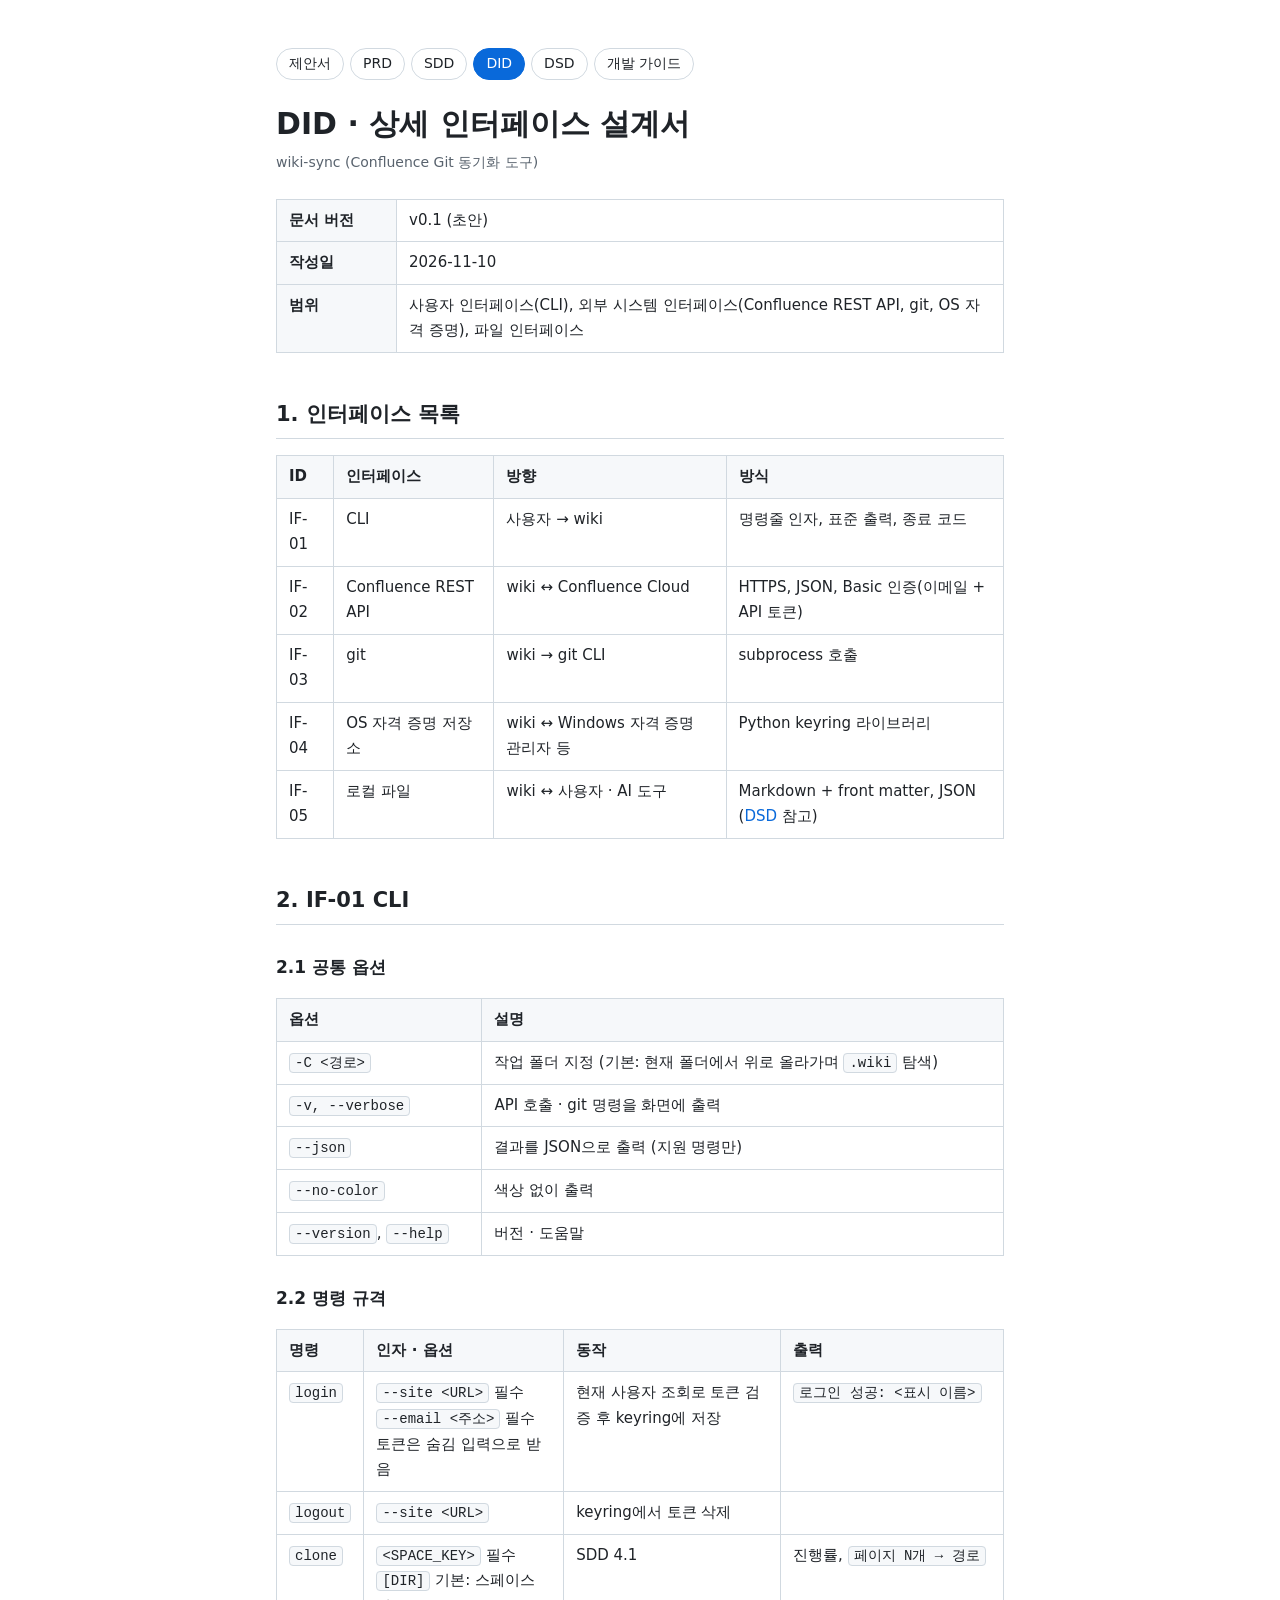
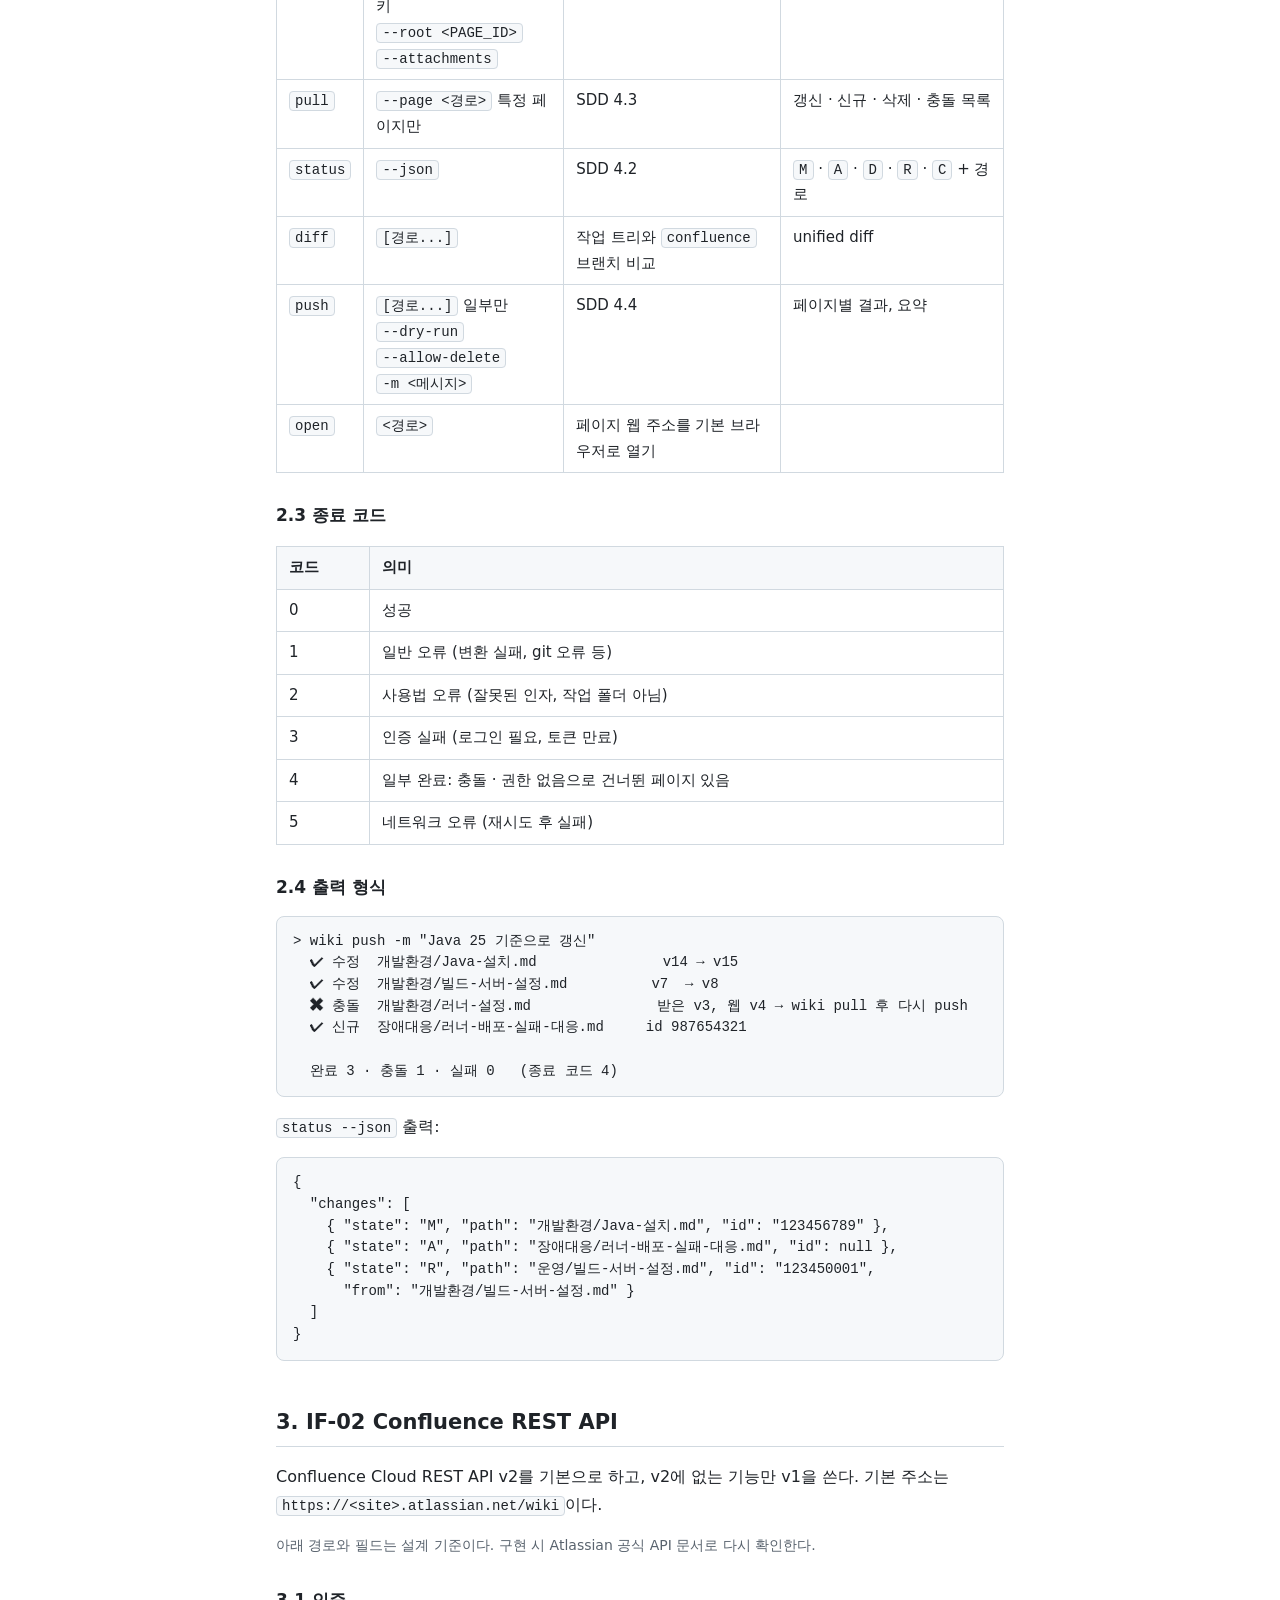
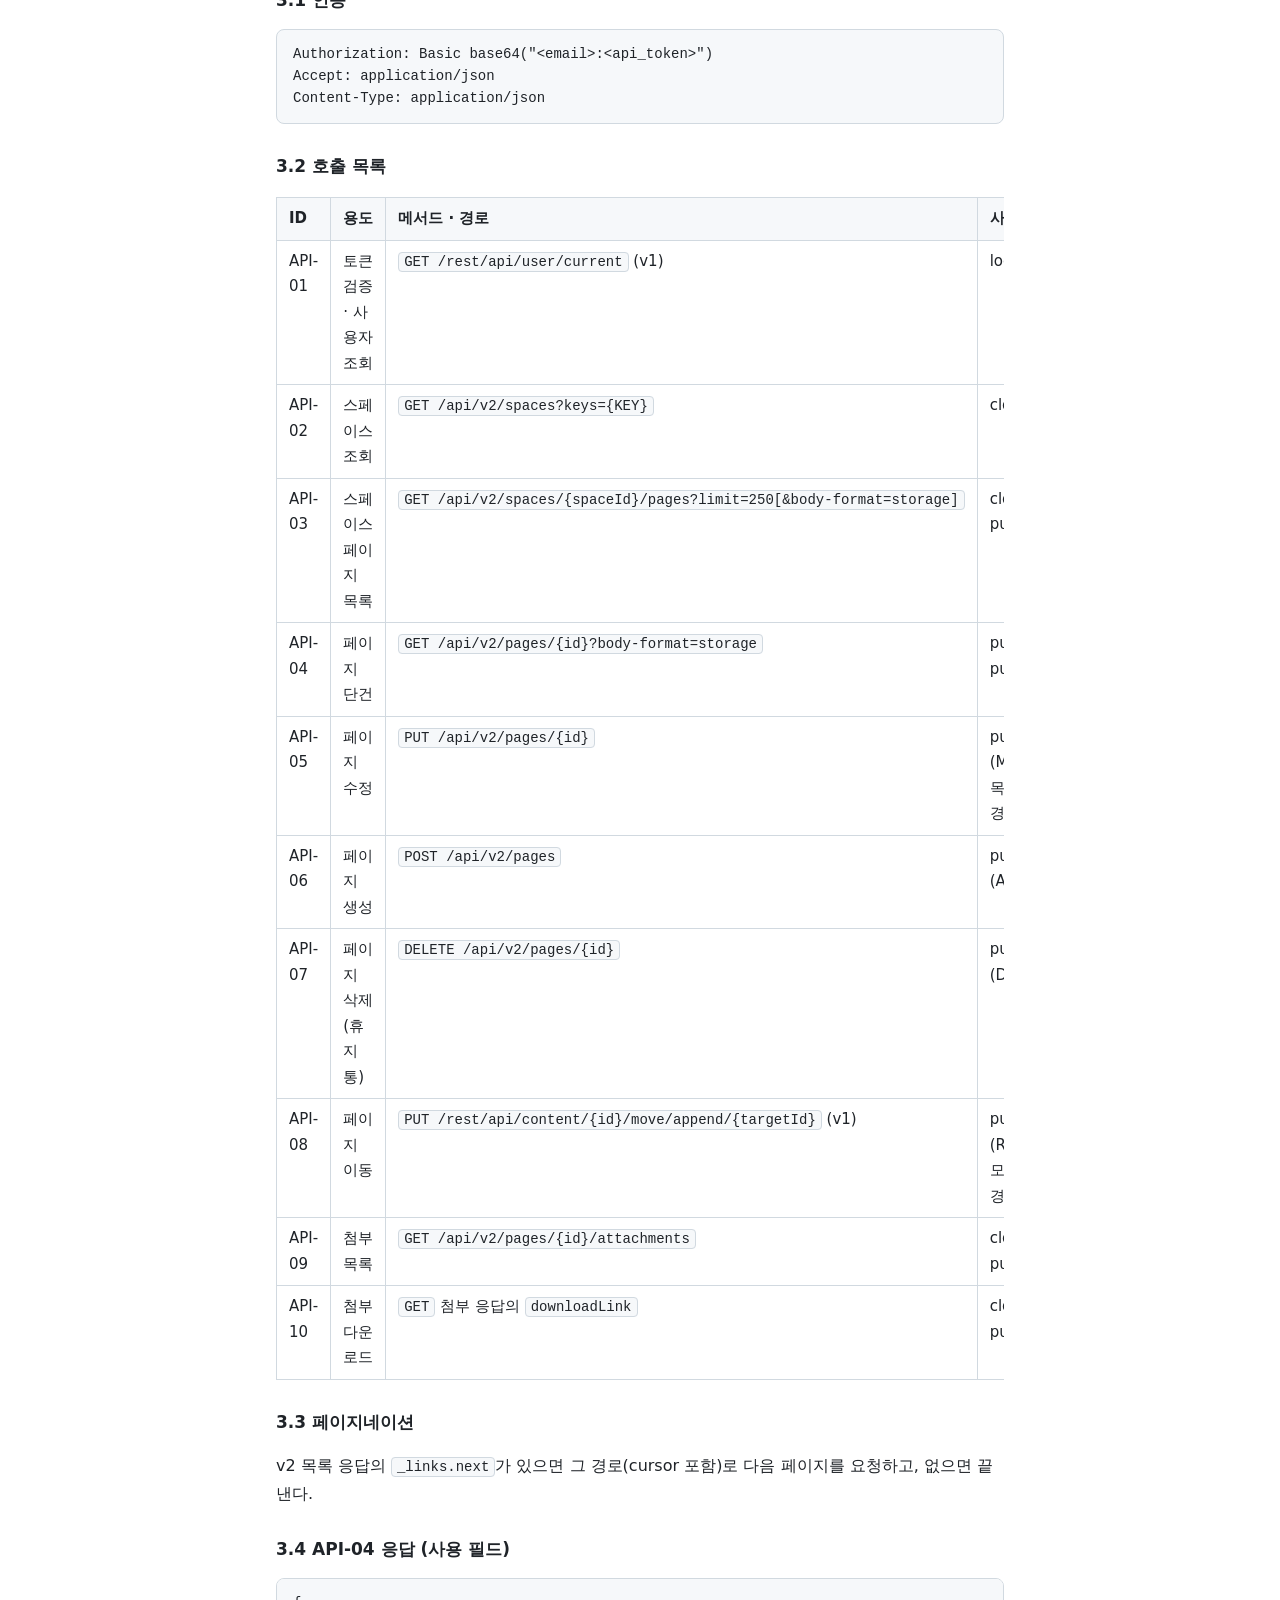
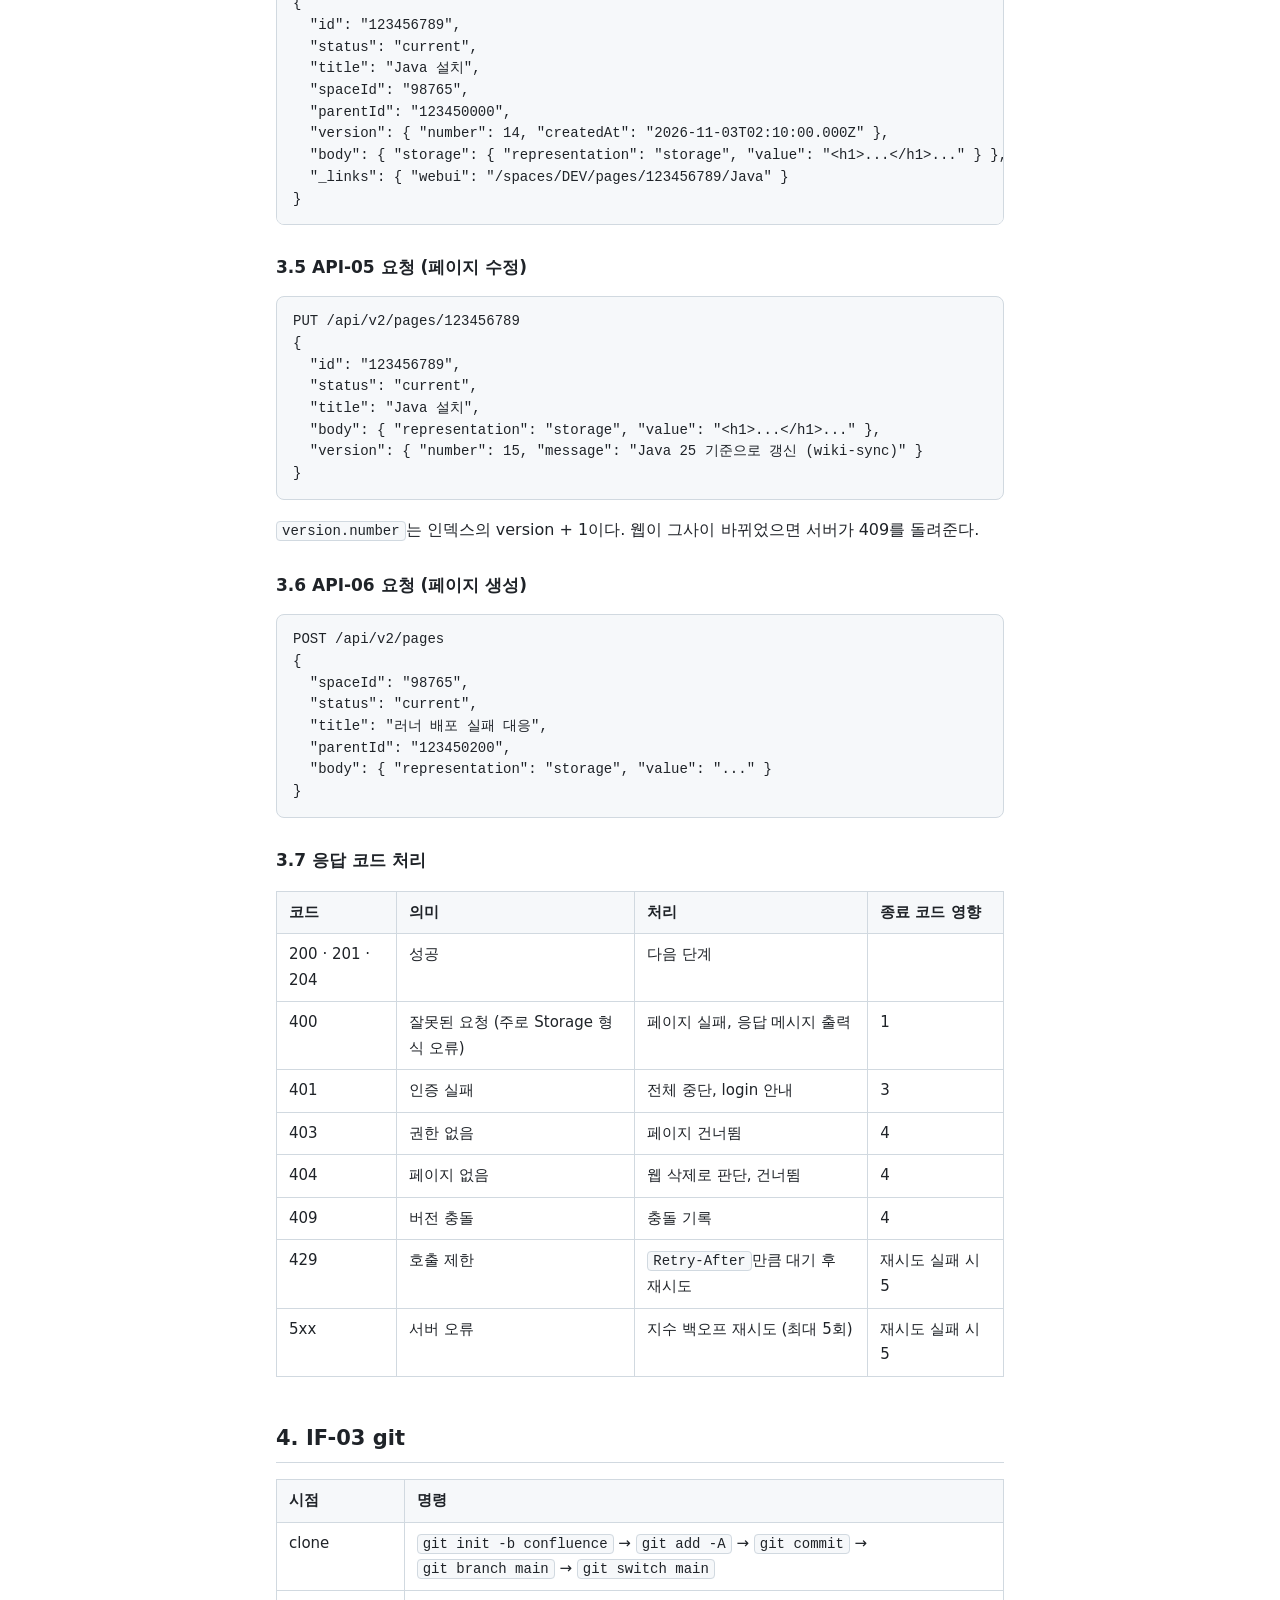
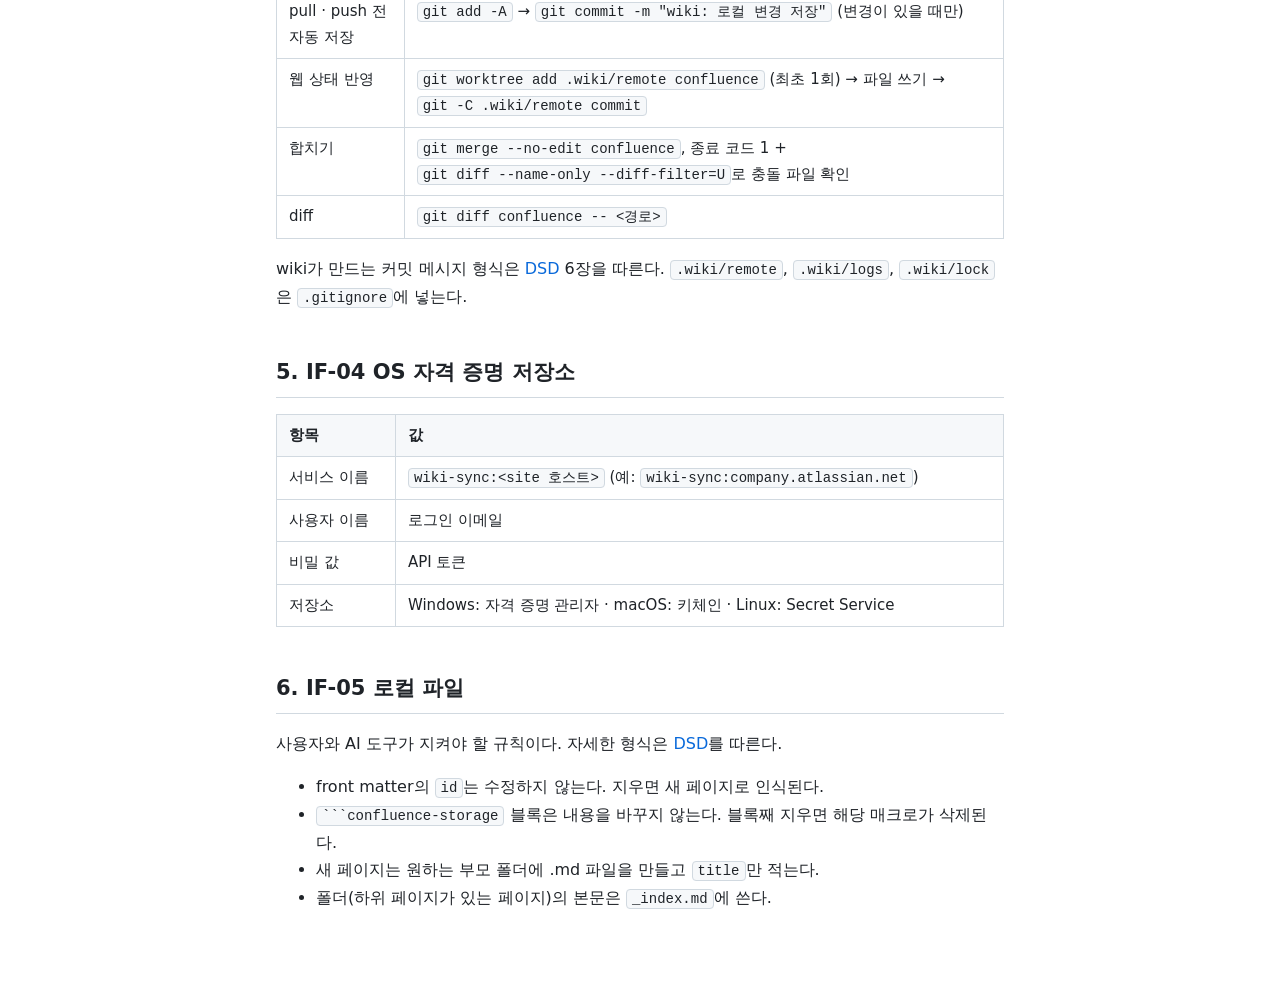
<file: docs/did.html>
<!doctype html>
<html lang="ko">
<head>
<meta charset="utf-8">
<meta name="viewport" content="width=device-width, initial-scale=1">
<title>wiki-sync DID</title>
<link rel="stylesheet" href="../style.css?v=3">
</head>
<body>
<main>
  <nav class="docnav"><a href="../wiki-sync.html">제안서</a><a href="prd.html">PRD</a><a href="sdd.html">SDD</a><a class="on" href="did.html">DID</a><a href="dsd.html">DSD</a><a href="dev-guide.html">개발 가이드</a></nav>
  <h1>DID · 상세 인터페이스 설계서</h1>
  <div class="meta">wiki-sync (Confluence Git 동기화 도구)</div>

  <div class="table-wrap">
  <table class="docinfo">
    <tbody>
      <tr><th>문서 버전</th><td>v0.1 (초안)</td></tr>
      <tr><th>작성일</th><td>2026-11-10</td></tr>
      <tr><th>범위</th><td>사용자 인터페이스(CLI), 외부 시스템 인터페이스(Confluence REST API, git, OS 자격 증명), 파일 인터페이스</td></tr>
    </tbody>
  </table>
  </div>

  <h2>1. 인터페이스 목록</h2>
  <div class="table-wrap">
  <table>
    <thead><tr><th>ID</th><th>인터페이스</th><th>방향</th><th>방식</th></tr></thead>
    <tbody>
      <tr><td>IF-01</td><td>CLI</td><td>사용자 → wiki</td><td>명령줄 인자, 표준 출력, 종료 코드</td></tr>
      <tr><td>IF-02</td><td>Confluence REST API</td><td>wiki ↔ Confluence Cloud</td><td>HTTPS, JSON, Basic 인증(이메일 + API 토큰)</td></tr>
      <tr><td>IF-03</td><td>git</td><td>wiki → git CLI</td><td>subprocess 호출</td></tr>
      <tr><td>IF-04</td><td>OS 자격 증명 저장소</td><td>wiki ↔ Windows 자격 증명 관리자 등</td><td>Python keyring 라이브러리</td></tr>
      <tr><td>IF-05</td><td>로컬 파일</td><td>wiki ↔ 사용자 · AI 도구</td><td>Markdown + front matter, JSON (<a href="dsd.html">DSD</a> 참고)</td></tr>
    </tbody>
  </table>
  </div>

  <h2>2. IF-01 CLI</h2>
  <h3>2.1 공통 옵션</h3>
  <div class="table-wrap">
  <table>
    <thead><tr><th>옵션</th><th>설명</th></tr></thead>
    <tbody>
      <tr><td><code>-C &lt;경로&gt;</code></td><td>작업 폴더 지정 (기본: 현재 폴더에서 위로 올라가며 <code>.wiki</code> 탐색)</td></tr>
      <tr><td><code>-v, --verbose</code></td><td>API 호출 · git 명령을 화면에 출력</td></tr>
      <tr><td><code>--json</code></td><td>결과를 JSON으로 출력 (지원 명령만)</td></tr>
      <tr><td><code>--no-color</code></td><td>색상 없이 출력</td></tr>
      <tr><td><code>--version</code>, <code>--help</code></td><td>버전 · 도움말</td></tr>
    </tbody>
  </table>
  </div>

  <h3>2.2 명령 규격</h3>
  <div class="table-wrap">
  <table>
    <thead><tr><th>명령</th><th>인자 · 옵션</th><th>동작</th><th>출력</th></tr></thead>
    <tbody>
      <tr><td><code>login</code></td><td><code>--site &lt;URL&gt;</code> 필수<br><code>--email &lt;주소&gt;</code> 필수<br>토큰은 숨김 입력으로 받음</td><td>현재 사용자 조회로 토큰 검증 후 keyring에 저장</td><td><code>로그인 성공: &lt;표시 이름&gt;</code></td></tr>
      <tr><td><code>logout</code></td><td><code>--site &lt;URL&gt;</code></td><td>keyring에서 토큰 삭제</td><td></td></tr>
      <tr><td><code>clone</code></td><td><code>&lt;SPACE_KEY&gt;</code> 필수<br><code>[DIR]</code> 기본: 스페이스 키<br><code>--root &lt;PAGE_ID&gt;</code><br><code>--attachments</code></td><td>SDD 4.1</td><td>진행률, <code>페이지 N개 → 경로</code></td></tr>
      <tr><td><code>pull</code></td><td><code>--page &lt;경로&gt;</code> 특정 페이지만</td><td>SDD 4.3</td><td>갱신 · 신규 · 삭제 · 충돌 목록</td></tr>
      <tr><td><code>status</code></td><td><code>--json</code></td><td>SDD 4.2</td><td><code>M</code> · <code>A</code> · <code>D</code> · <code>R</code> · <code>C</code> + 경로</td></tr>
      <tr><td><code>diff</code></td><td><code>[경로...]</code></td><td>작업 트리와 <code>confluence</code> 브랜치 비교</td><td>unified diff</td></tr>
      <tr><td><code>push</code></td><td><code>[경로...]</code> 일부만<br><code>--dry-run</code><br><code>--allow-delete</code><br><code>-m &lt;메시지&gt;</code></td><td>SDD 4.4</td><td>페이지별 결과, 요약</td></tr>
      <tr><td><code>open</code></td><td><code>&lt;경로&gt;</code></td><td>페이지 웹 주소를 기본 브라우저로 열기</td><td></td></tr>
    </tbody>
  </table>
  </div>

  <h3>2.3 종료 코드</h3>
  <div class="table-wrap">
  <table>
    <thead><tr><th>코드</th><th>의미</th></tr></thead>
    <tbody>
      <tr><td>0</td><td>성공</td></tr>
      <tr><td>1</td><td>일반 오류 (변환 실패, git 오류 등)</td></tr>
      <tr><td>2</td><td>사용법 오류 (잘못된 인자, 작업 폴더 아님)</td></tr>
      <tr><td>3</td><td>인증 실패 (로그인 필요, 토큰 만료)</td></tr>
      <tr><td>4</td><td>일부 완료: 충돌 · 권한 없음으로 건너뛴 페이지 있음</td></tr>
      <tr><td>5</td><td>네트워크 오류 (재시도 후 실패)</td></tr>
    </tbody>
  </table>
  </div>

  <h3>2.4 출력 형식</h3>
<pre><code>&gt; wiki push -m "Java 25 기준으로 갱신"
  ✔ 수정  개발환경/Java-설치.md               v14 → v15
  ✔ 수정  개발환경/빌드-서버-설정.md          v7  → v8
  ✖ 충돌  개발환경/러너-설정.md               받은 v3, 웹 v4 → wiki pull 후 다시 push
  ✔ 신규  장애대응/러너-배포-실패-대응.md     id 987654321

  완료 3 · 충돌 1 · 실패 0   (종료 코드 4)</code></pre>
  <p><code>status --json</code> 출력:</p>
<pre><code>{
  "changes": [
    { "state": "M", "path": "개발환경/Java-설치.md", "id": "123456789" },
    { "state": "A", "path": "장애대응/러너-배포-실패-대응.md", "id": null },
    { "state": "R", "path": "운영/빌드-서버-설정.md", "id": "123450001",
      "from": "개발환경/빌드-서버-설정.md" }
  ]
}</code></pre>

  <h2>3. IF-02 Confluence REST API</h2>
  <p>Confluence Cloud REST API v2를 기본으로 하고, v2에 없는 기능만 v1을 쓴다. 기본 주소는 <code>https://&lt;site&gt;.atlassian.net/wiki</code>이다.</p>
  <p class="note">아래 경로와 필드는 설계 기준이다. 구현 시 Atlassian 공식 API 문서로 다시 확인한다.</p>

  <h3>3.1 인증</h3>
<pre><code>Authorization: Basic base64("&lt;email&gt;:&lt;api_token&gt;")
Accept: application/json
Content-Type: application/json</code></pre>

  <h3>3.2 호출 목록</h3>
  <div class="table-wrap">
  <table>
    <thead><tr><th>ID</th><th>용도</th><th>메서드 · 경로</th><th>사용처</th></tr></thead>
    <tbody>
      <tr><td>API-01</td><td>토큰 검증 · 사용자 조회</td><td><code>GET /rest/api/user/current</code> (v1)</td><td>login</td></tr>
      <tr><td>API-02</td><td>스페이스 조회</td><td><code>GET /api/v2/spaces?keys={KEY}</code></td><td>clone</td></tr>
      <tr><td>API-03</td><td>스페이스 페이지 목록</td><td><code>GET /api/v2/spaces/{spaceId}/pages?limit=250[&amp;body-format=storage]</code></td><td>clone, pull</td></tr>
      <tr><td>API-04</td><td>페이지 단건</td><td><code>GET /api/v2/pages/{id}?body-format=storage</code></td><td>pull, push</td></tr>
      <tr><td>API-05</td><td>페이지 수정</td><td><code>PUT /api/v2/pages/{id}</code></td><td>push (M, 제목 변경)</td></tr>
      <tr><td>API-06</td><td>페이지 생성</td><td><code>POST /api/v2/pages</code></td><td>push (A)</td></tr>
      <tr><td>API-07</td><td>페이지 삭제(휴지통)</td><td><code>DELETE /api/v2/pages/{id}</code></td><td>push (D)</td></tr>
      <tr><td>API-08</td><td>페이지 이동</td><td><code>PUT /rest/api/content/{id}/move/append/{targetId}</code> (v1)</td><td>push (R, 부모 변경)</td></tr>
      <tr><td>API-09</td><td>첨부 목록</td><td><code>GET /api/v2/pages/{id}/attachments</code></td><td>clone, pull</td></tr>
      <tr><td>API-10</td><td>첨부 다운로드</td><td><code>GET</code> 첨부 응답의 <code>downloadLink</code></td><td>clone, pull</td></tr>
    </tbody>
  </table>
  </div>

  <h3>3.3 페이지네이션</h3>
  <p>v2 목록 응답의 <code>_links.next</code>가 있으면 그 경로(cursor 포함)로 다음 페이지를 요청하고, 없으면 끝낸다.</p>

  <h3>3.4 API-04 응답 (사용 필드)</h3>
<pre><code>{
  "id": "123456789",
  "status": "current",
  "title": "Java 설치",
  "spaceId": "98765",
  "parentId": "123450000",
  "version": { "number": 14, "createdAt": "2026-11-03T02:10:00.000Z" },
  "body": { "storage": { "representation": "storage", "value": "&lt;h1&gt;...&lt;/h1&gt;..." } },
  "_links": { "webui": "/spaces/DEV/pages/123456789/Java" }
}</code></pre>

  <h3>3.5 API-05 요청 (페이지 수정)</h3>
<pre><code>PUT /api/v2/pages/123456789
{
  "id": "123456789",
  "status": "current",
  "title": "Java 설치",
  "body": { "representation": "storage", "value": "&lt;h1&gt;...&lt;/h1&gt;..." },
  "version": { "number": 15, "message": "Java 25 기준으로 갱신 (wiki-sync)" }
}</code></pre>
  <p><code>version.number</code>는 인덱스의 version + 1이다. 웹이 그사이 바뀌었으면 서버가 409를 돌려준다.</p>

  <h3>3.6 API-06 요청 (페이지 생성)</h3>
<pre><code>POST /api/v2/pages
{
  "spaceId": "98765",
  "status": "current",
  "title": "러너 배포 실패 대응",
  "parentId": "123450200",
  "body": { "representation": "storage", "value": "..." }
}</code></pre>

  <h3>3.7 응답 코드 처리</h3>
  <div class="table-wrap">
  <table>
    <thead><tr><th>코드</th><th>의미</th><th>처리</th><th>종료 코드 영향</th></tr></thead>
    <tbody>
      <tr><td>200 · 201 · 204</td><td>성공</td><td>다음 단계</td><td></td></tr>
      <tr><td>400</td><td>잘못된 요청 (주로 Storage 형식 오류)</td><td>페이지 실패, 응답 메시지 출력</td><td>1</td></tr>
      <tr><td>401</td><td>인증 실패</td><td>전체 중단, login 안내</td><td>3</td></tr>
      <tr><td>403</td><td>권한 없음</td><td>페이지 건너뜀</td><td>4</td></tr>
      <tr><td>404</td><td>페이지 없음</td><td>웹 삭제로 판단, 건너뜀</td><td>4</td></tr>
      <tr><td>409</td><td>버전 충돌</td><td>충돌 기록</td><td>4</td></tr>
      <tr><td>429</td><td>호출 제한</td><td><code>Retry-After</code>만큼 대기 후 재시도</td><td>재시도 실패 시 5</td></tr>
      <tr><td>5xx</td><td>서버 오류</td><td>지수 백오프 재시도 (최대 5회)</td><td>재시도 실패 시 5</td></tr>
    </tbody>
  </table>
  </div>

  <h2>4. IF-03 git</h2>
  <div class="table-wrap">
  <table>
    <thead><tr><th>시점</th><th>명령</th></tr></thead>
    <tbody>
      <tr><td>clone</td><td><code>git init -b confluence</code> → <code>git add -A</code> → <code>git commit</code> → <code>git branch main</code> → <code>git switch main</code></td></tr>
      <tr><td>pull · push 전 자동 저장</td><td><code>git add -A</code> → <code>git commit -m "wiki: 로컬 변경 저장"</code> (변경이 있을 때만)</td></tr>
      <tr><td>웹 상태 반영</td><td><code>git worktree add .wiki/remote confluence</code> (최초 1회) → 파일 쓰기 → <code>git -C .wiki/remote commit</code></td></tr>
      <tr><td>합치기</td><td><code>git merge --no-edit confluence</code>, 종료 코드 1 + <code>git diff --name-only --diff-filter=U</code>로 충돌 파일 확인</td></tr>
      <tr><td>diff</td><td><code>git diff confluence -- &lt;경로&gt;</code></td></tr>
    </tbody>
  </table>
  </div>
  <p>wiki가 만드는 커밋 메시지 형식은 <a href="dsd.html">DSD</a> 6장을 따른다. <code>.wiki/remote</code>, <code>.wiki/logs</code>, <code>.wiki/lock</code>은 <code>.gitignore</code>에 넣는다.</p>

  <h2>5. IF-04 OS 자격 증명 저장소</h2>
  <div class="table-wrap">
  <table>
    <thead><tr><th>항목</th><th>값</th></tr></thead>
    <tbody>
      <tr><td>서비스 이름</td><td><code>wiki-sync:&lt;site 호스트&gt;</code> (예: <code>wiki-sync:company.atlassian.net</code>)</td></tr>
      <tr><td>사용자 이름</td><td>로그인 이메일</td></tr>
      <tr><td>비밀 값</td><td>API 토큰</td></tr>
      <tr><td>저장소</td><td>Windows: 자격 증명 관리자 · macOS: 키체인 · Linux: Secret Service</td></tr>
    </tbody>
  </table>
  </div>

  <h2>6. IF-05 로컬 파일</h2>
  <p>사용자와 AI 도구가 지켜야 할 규칙이다. 자세한 형식은 <a href="dsd.html">DSD</a>를 따른다.</p>
  <ul>
    <li>front matter의 <code>id</code>는 수정하지 않는다. 지우면 새 페이지로 인식된다.</li>
    <li><code>```confluence-storage</code> 블록은 내용을 바꾸지 않는다. 블록째 지우면 해당 매크로가 삭제된다.</li>
    <li>새 페이지는 원하는 부모 폴더에 .md 파일을 만들고 <code>title</code>만 적는다.</li>
    <li>폴더(하위 페이지가 있는 페이지)의 본문은 <code>_index.md</code>에 쓴다.</li>
  </ul>
</main>
</body>
</html>
</file>
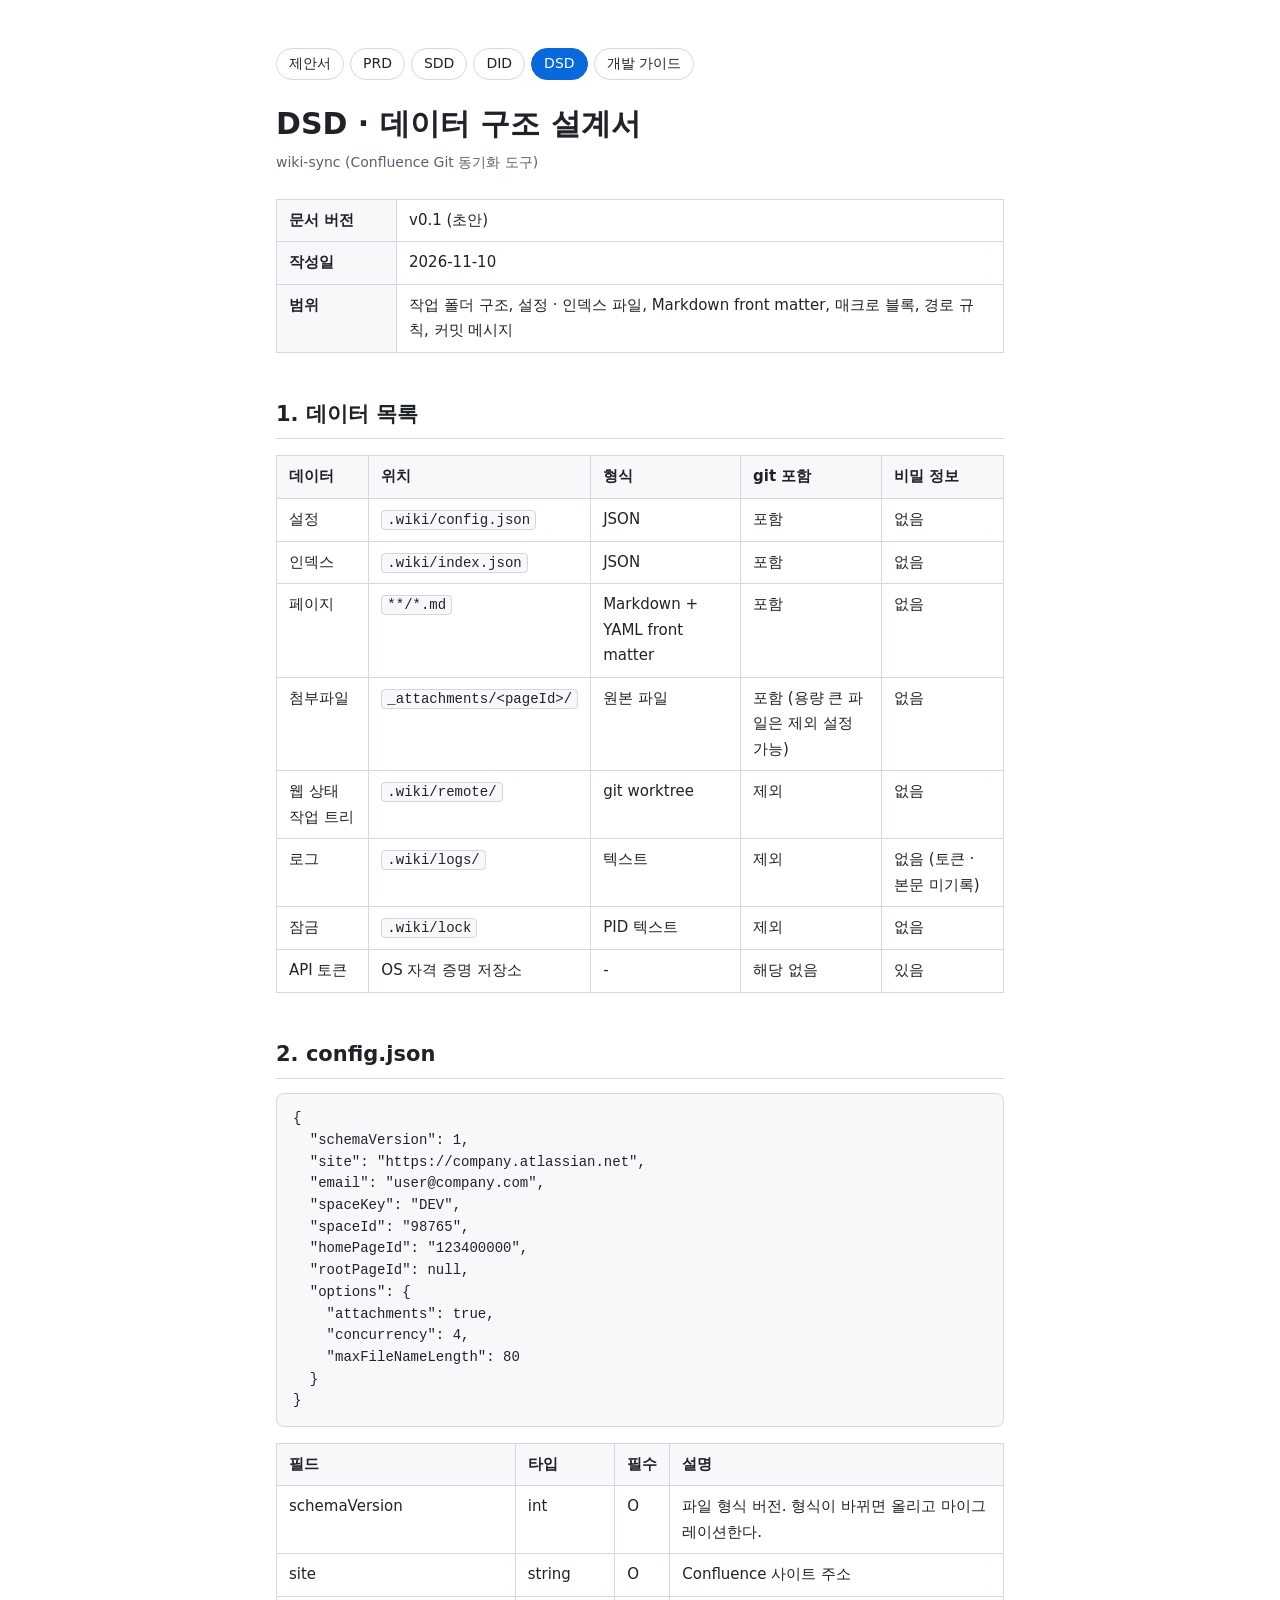
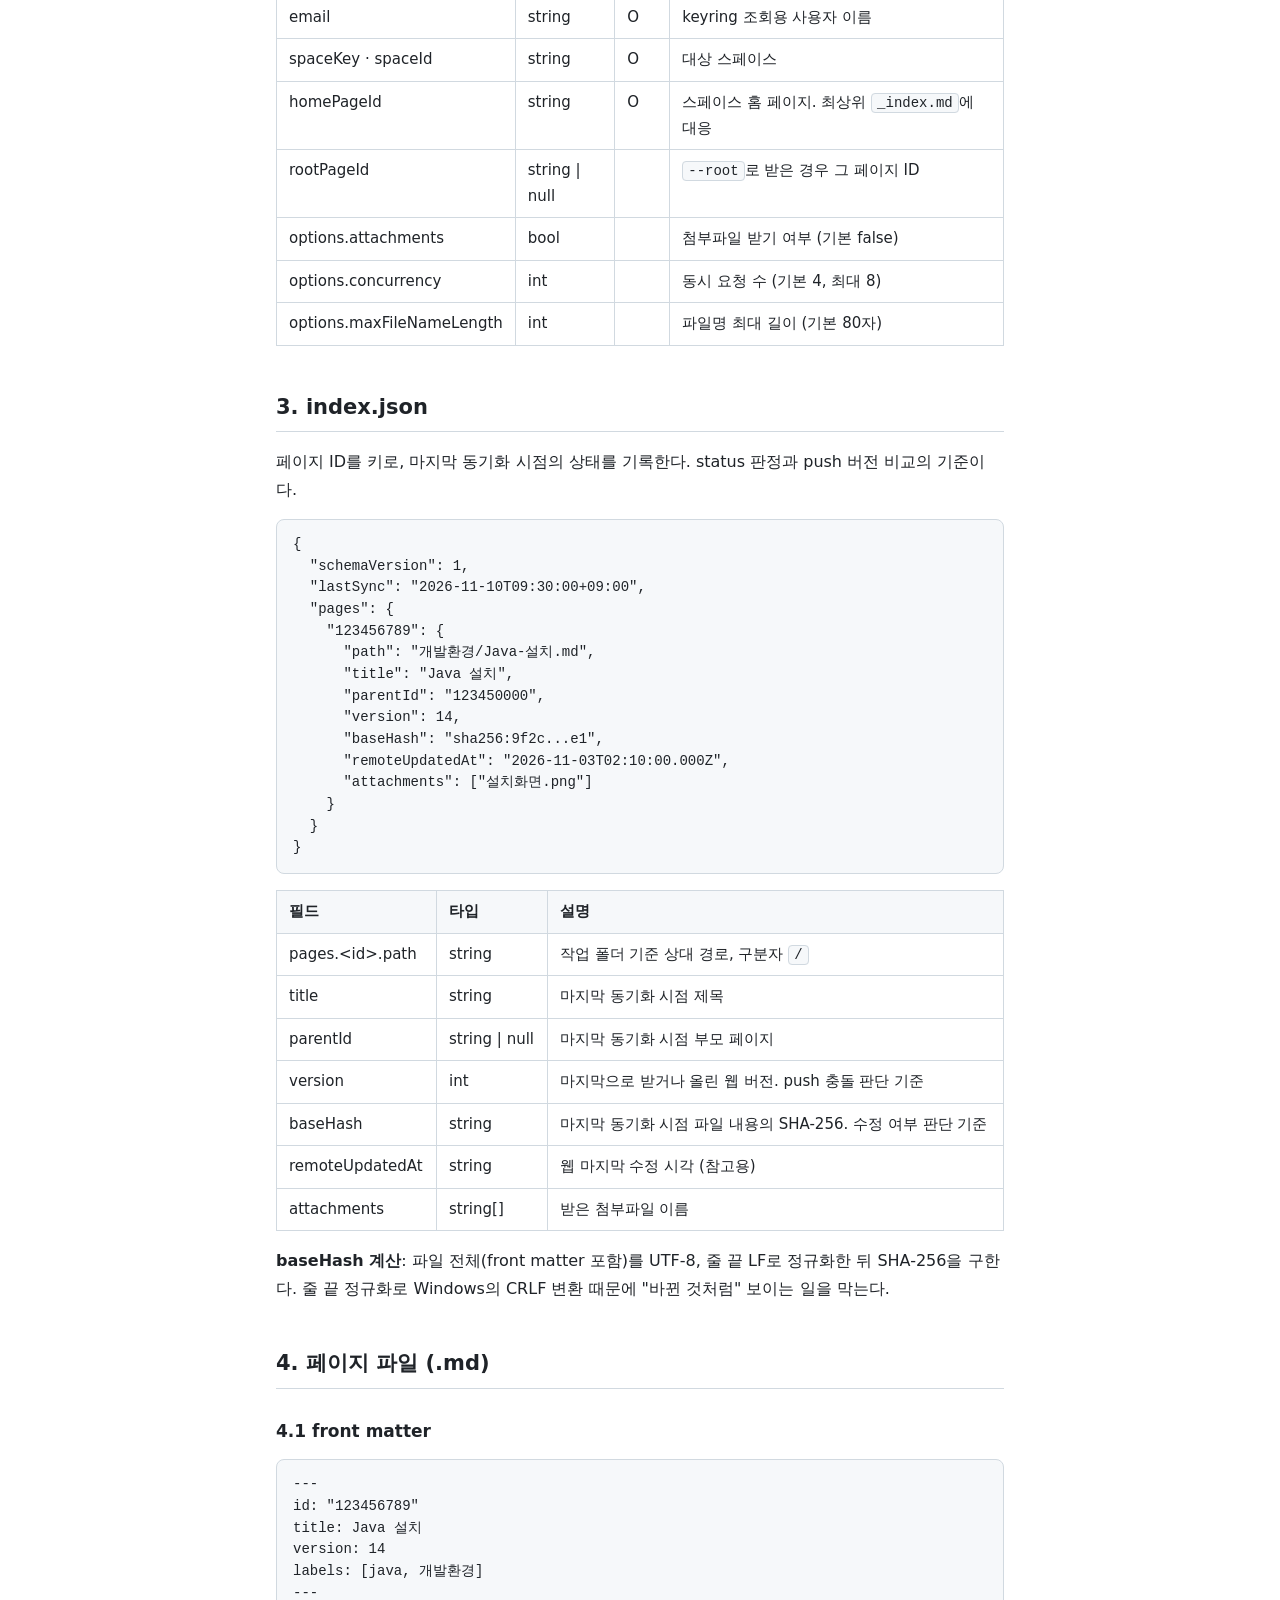
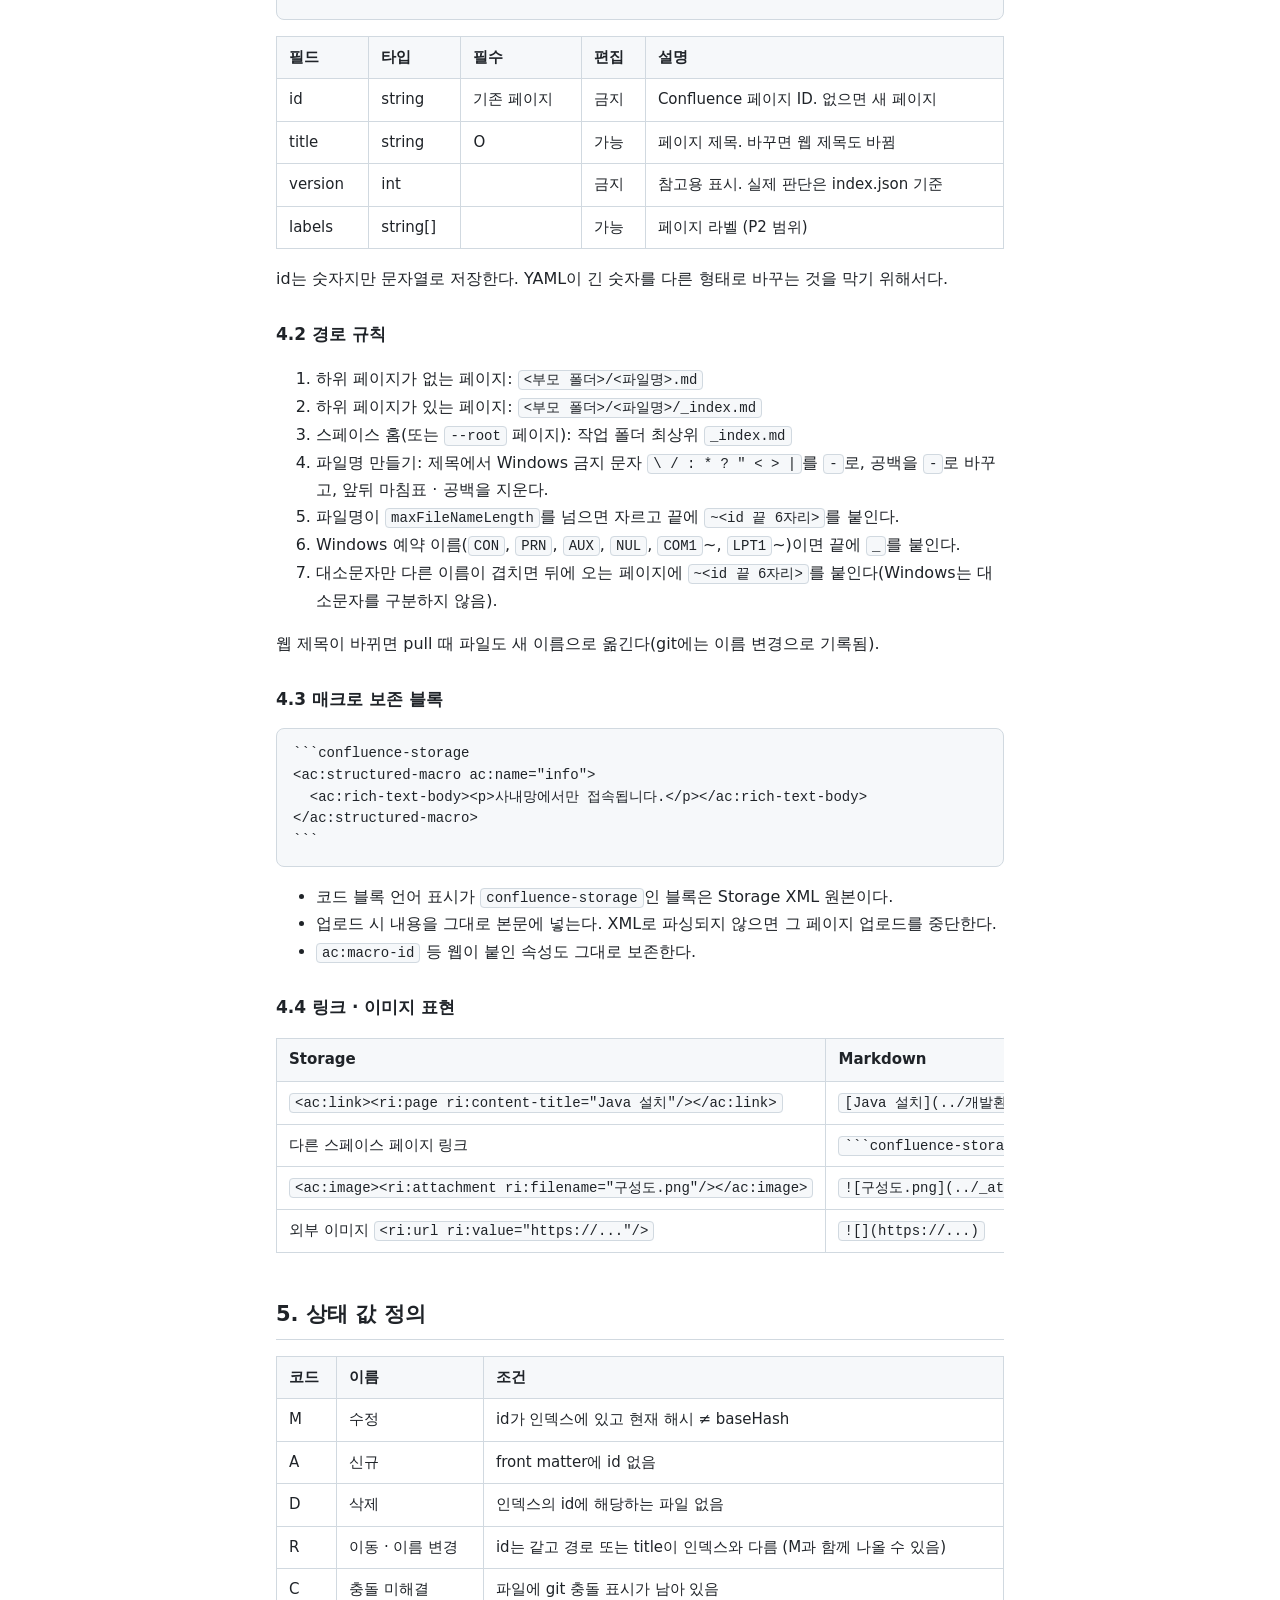
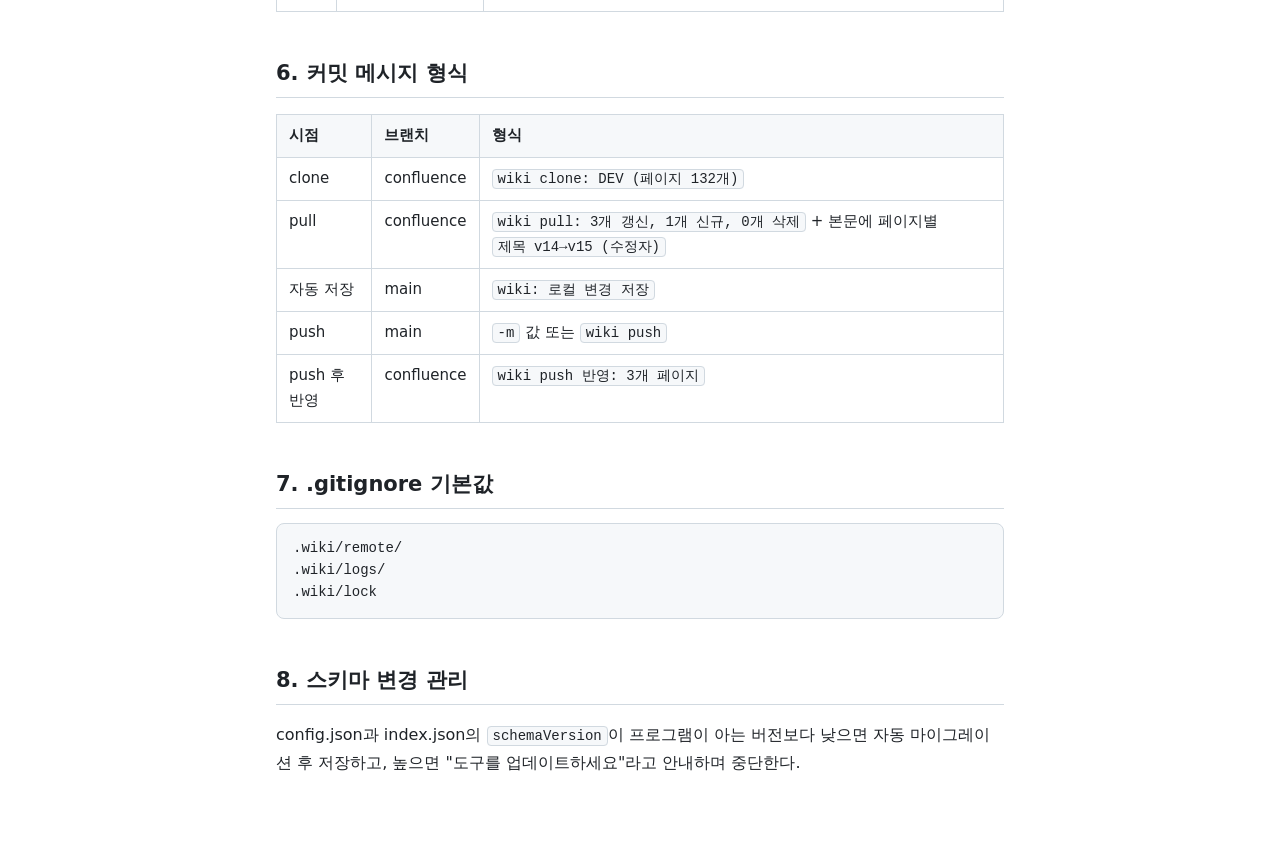
<file: docs/dsd.html>
<!doctype html>
<html lang="ko">
<head>
<meta charset="utf-8">
<meta name="viewport" content="width=device-width, initial-scale=1">
<title>wiki-sync DSD</title>
<link rel="stylesheet" href="../style.css?v=3">
</head>
<body>
<main>
  <nav class="docnav"><a href="../wiki-sync.html">제안서</a><a href="prd.html">PRD</a><a href="sdd.html">SDD</a><a href="did.html">DID</a><a class="on" href="dsd.html">DSD</a><a href="dev-guide.html">개발 가이드</a></nav>
  <h1>DSD · 데이터 구조 설계서</h1>
  <div class="meta">wiki-sync (Confluence Git 동기화 도구)</div>

  <div class="table-wrap">
  <table class="docinfo">
    <tbody>
      <tr><th>문서 버전</th><td>v0.1 (초안)</td></tr>
      <tr><th>작성일</th><td>2026-11-10</td></tr>
      <tr><th>범위</th><td>작업 폴더 구조, 설정 · 인덱스 파일, Markdown front matter, 매크로 블록, 경로 규칙, 커밋 메시지</td></tr>
    </tbody>
  </table>
  </div>

  <h2>1. 데이터 목록</h2>
  <div class="table-wrap">
  <table>
    <thead><tr><th>데이터</th><th>위치</th><th>형식</th><th>git 포함</th><th>비밀 정보</th></tr></thead>
    <tbody>
      <tr><td>설정</td><td><code>.wiki/config.json</code></td><td>JSON</td><td>포함</td><td>없음</td></tr>
      <tr><td>인덱스</td><td><code>.wiki/index.json</code></td><td>JSON</td><td>포함</td><td>없음</td></tr>
      <tr><td>페이지</td><td><code>**/*.md</code></td><td>Markdown + YAML front matter</td><td>포함</td><td>없음</td></tr>
      <tr><td>첨부파일</td><td><code>_attachments/&lt;pageId&gt;/</code></td><td>원본 파일</td><td>포함 (용량 큰 파일은 제외 설정 가능)</td><td>없음</td></tr>
      <tr><td>웹 상태 작업 트리</td><td><code>.wiki/remote/</code></td><td>git worktree</td><td>제외</td><td>없음</td></tr>
      <tr><td>로그</td><td><code>.wiki/logs/</code></td><td>텍스트</td><td>제외</td><td>없음 (토큰 · 본문 미기록)</td></tr>
      <tr><td>잠금</td><td><code>.wiki/lock</code></td><td>PID 텍스트</td><td>제외</td><td>없음</td></tr>
      <tr><td>API 토큰</td><td>OS 자격 증명 저장소</td><td>-</td><td>해당 없음</td><td>있음</td></tr>
    </tbody>
  </table>
  </div>

  <h2>2. config.json</h2>
<pre><code>{
  "schemaVersion": 1,
  "site": "https://company.atlassian.net",
  "email": "user@company.com",
  "spaceKey": "DEV",
  "spaceId": "98765",
  "homePageId": "123400000",
  "rootPageId": null,
  "options": {
    "attachments": true,
    "concurrency": 4,
    "maxFileNameLength": 80
  }
}</code></pre>
  <div class="table-wrap">
  <table>
    <thead><tr><th>필드</th><th>타입</th><th>필수</th><th>설명</th></tr></thead>
    <tbody>
      <tr><td>schemaVersion</td><td>int</td><td>O</td><td>파일 형식 버전. 형식이 바뀌면 올리고 마이그레이션한다.</td></tr>
      <tr><td>site</td><td>string</td><td>O</td><td>Confluence 사이트 주소</td></tr>
      <tr><td>email</td><td>string</td><td>O</td><td>keyring 조회용 사용자 이름</td></tr>
      <tr><td>spaceKey · spaceId</td><td>string</td><td>O</td><td>대상 스페이스</td></tr>
      <tr><td>homePageId</td><td>string</td><td>O</td><td>스페이스 홈 페이지. 최상위 <code>_index.md</code>에 대응</td></tr>
      <tr><td>rootPageId</td><td>string | null</td><td></td><td><code>--root</code>로 받은 경우 그 페이지 ID</td></tr>
      <tr><td>options.attachments</td><td>bool</td><td></td><td>첨부파일 받기 여부 (기본 false)</td></tr>
      <tr><td>options.concurrency</td><td>int</td><td></td><td>동시 요청 수 (기본 4, 최대 8)</td></tr>
      <tr><td>options.maxFileNameLength</td><td>int</td><td></td><td>파일명 최대 길이 (기본 80자)</td></tr>
    </tbody>
  </table>
  </div>

  <h2>3. index.json</h2>
  <p>페이지 ID를 키로, 마지막 동기화 시점의 상태를 기록한다. status 판정과 push 버전 비교의 기준이다.</p>
<pre><code>{
  "schemaVersion": 1,
  "lastSync": "2026-11-10T09:30:00+09:00",
  "pages": {
    "123456789": {
      "path": "개발환경/Java-설치.md",
      "title": "Java 설치",
      "parentId": "123450000",
      "version": 14,
      "baseHash": "sha256:9f2c...e1",
      "remoteUpdatedAt": "2026-11-03T02:10:00.000Z",
      "attachments": ["설치화면.png"]
    }
  }
}</code></pre>
  <div class="table-wrap">
  <table>
    <thead><tr><th>필드</th><th>타입</th><th>설명</th></tr></thead>
    <tbody>
      <tr><td>pages.&lt;id&gt;.path</td><td>string</td><td>작업 폴더 기준 상대 경로, 구분자 <code>/</code></td></tr>
      <tr><td>title</td><td>string</td><td>마지막 동기화 시점 제목</td></tr>
      <tr><td>parentId</td><td>string | null</td><td>마지막 동기화 시점 부모 페이지</td></tr>
      <tr><td>version</td><td>int</td><td>마지막으로 받거나 올린 웹 버전. push 충돌 판단 기준</td></tr>
      <tr><td>baseHash</td><td>string</td><td>마지막 동기화 시점 파일 내용의 SHA-256. 수정 여부 판단 기준</td></tr>
      <tr><td>remoteUpdatedAt</td><td>string</td><td>웹 마지막 수정 시각 (참고용)</td></tr>
      <tr><td>attachments</td><td>string[]</td><td>받은 첨부파일 이름</td></tr>
    </tbody>
  </table>
  </div>
  <p><strong>baseHash 계산</strong>: 파일 전체(front matter 포함)를 UTF-8, 줄 끝 LF로 정규화한 뒤 SHA-256을 구한다. 줄 끝 정규화로 Windows의 CRLF 변환 때문에 "바뀐 것처럼" 보이는 일을 막는다.</p>

  <h2>4. 페이지 파일 (.md)</h2>
  <h3>4.1 front matter</h3>
<pre><code>---
id: "123456789"
title: Java 설치
version: 14
labels: [java, 개발환경]
---</code></pre>
  <div class="table-wrap">
  <table>
    <thead><tr><th>필드</th><th>타입</th><th>필수</th><th>편집</th><th>설명</th></tr></thead>
    <tbody>
      <tr><td>id</td><td>string</td><td>기존 페이지</td><td>금지</td><td>Confluence 페이지 ID. 없으면 새 페이지</td></tr>
      <tr><td>title</td><td>string</td><td>O</td><td>가능</td><td>페이지 제목. 바꾸면 웹 제목도 바뀜</td></tr>
      <tr><td>version</td><td>int</td><td></td><td>금지</td><td>참고용 표시. 실제 판단은 index.json 기준</td></tr>
      <tr><td>labels</td><td>string[]</td><td></td><td>가능</td><td>페이지 라벨 (P2 범위)</td></tr>
    </tbody>
  </table>
  </div>
  <p>id는 숫자지만 문자열로 저장한다. YAML이 긴 숫자를 다른 형태로 바꾸는 것을 막기 위해서다.</p>

  <h3>4.2 경로 규칙</h3>
  <ol>
    <li>하위 페이지가 없는 페이지: <code>&lt;부모 폴더&gt;/&lt;파일명&gt;.md</code></li>
    <li>하위 페이지가 있는 페이지: <code>&lt;부모 폴더&gt;/&lt;파일명&gt;/_index.md</code></li>
    <li>스페이스 홈(또는 <code>--root</code> 페이지): 작업 폴더 최상위 <code>_index.md</code></li>
    <li>파일명 만들기: 제목에서 Windows 금지 문자 <code>\ / : * ? " &lt; &gt; |</code>를 <code>-</code>로, 공백을 <code>-</code>로 바꾸고, 앞뒤 마침표 · 공백을 지운다.</li>
    <li>파일명이 <code>maxFileNameLength</code>를 넘으면 자르고 끝에 <code>~&lt;id 끝 6자리&gt;</code>를 붙인다.</li>
    <li>Windows 예약 이름(<code>CON</code>, <code>PRN</code>, <code>AUX</code>, <code>NUL</code>, <code>COM1</code>~, <code>LPT1</code>~)이면 끝에 <code>_</code>를 붙인다.</li>
    <li>대소문자만 다른 이름이 겹치면 뒤에 오는 페이지에 <code>~&lt;id 끝 6자리&gt;</code>를 붙인다(Windows는 대소문자를 구분하지 않음).</li>
  </ol>
  <p>웹 제목이 바뀌면 pull 때 파일도 새 이름으로 옮긴다(git에는 이름 변경으로 기록됨).</p>

  <h3>4.3 매크로 보존 블록</h3>
<pre><code>```confluence-storage
&lt;ac:structured-macro ac:name="info"&gt;
  &lt;ac:rich-text-body&gt;&lt;p&gt;사내망에서만 접속됩니다.&lt;/p&gt;&lt;/ac:rich-text-body&gt;
&lt;/ac:structured-macro&gt;
```</code></pre>
  <ul>
    <li>코드 블록 언어 표시가 <code>confluence-storage</code>인 블록은 Storage XML 원본이다.</li>
    <li>업로드 시 내용을 그대로 본문에 넣는다. XML로 파싱되지 않으면 그 페이지 업로드를 중단한다.</li>
    <li><code>ac:macro-id</code> 등 웹이 붙인 속성도 그대로 보존한다.</li>
  </ul>

  <h3>4.4 링크 · 이미지 표현</h3>
  <div class="table-wrap">
  <table>
    <thead><tr><th>Storage</th><th>Markdown</th></tr></thead>
    <tbody>
      <tr><td><code>&lt;ac:link&gt;&lt;ri:page ri:content-title="Java 설치"/&gt;&lt;/ac:link&gt;</code></td><td><code>[Java 설치](../개발환경/Java-설치.md)</code></td></tr>
      <tr><td>다른 스페이스 페이지 링크</td><td><code>```confluence-storage</code> 블록 (변환하지 않음)</td></tr>
      <tr><td><code>&lt;ac:image&gt;&lt;ri:attachment ri:filename="구성도.png"/&gt;&lt;/ac:image&gt;</code></td><td><code>![구성도.png](../_attachments/123456789/구성도.png)</code></td></tr>
      <tr><td>외부 이미지 <code>&lt;ri:url ri:value="https://..."/&gt;</code></td><td><code>![](https://...)</code></td></tr>
    </tbody>
  </table>
  </div>

  <h2>5. 상태 값 정의</h2>
  <div class="table-wrap">
  <table>
    <thead><tr><th>코드</th><th>이름</th><th>조건</th></tr></thead>
    <tbody>
      <tr><td>M</td><td>수정</td><td>id가 인덱스에 있고 현재 해시 ≠ baseHash</td></tr>
      <tr><td>A</td><td>신규</td><td>front matter에 id 없음</td></tr>
      <tr><td>D</td><td>삭제</td><td>인덱스의 id에 해당하는 파일 없음</td></tr>
      <tr><td>R</td><td>이동 · 이름 변경</td><td>id는 같고 경로 또는 title이 인덱스와 다름 (M과 함께 나올 수 있음)</td></tr>
      <tr><td>C</td><td>충돌 미해결</td><td>파일에 git 충돌 표시가 남아 있음</td></tr>
    </tbody>
  </table>
  </div>

  <h2>6. 커밋 메시지 형식</h2>
  <div class="table-wrap">
  <table>
    <thead><tr><th>시점</th><th>브랜치</th><th>형식</th></tr></thead>
    <tbody>
      <tr><td>clone</td><td>confluence</td><td><code>wiki clone: DEV (페이지 132개)</code></td></tr>
      <tr><td>pull</td><td>confluence</td><td><code>wiki pull: 3개 갱신, 1개 신규, 0개 삭제</code> + 본문에 페이지별 <code>제목 v14→v15 (수정자)</code></td></tr>
      <tr><td>자동 저장</td><td>main</td><td><code>wiki: 로컬 변경 저장</code></td></tr>
      <tr><td>push</td><td>main</td><td><code>-m</code> 값 또는 <code>wiki push</code></td></tr>
      <tr><td>push 후 반영</td><td>confluence</td><td><code>wiki push 반영: 3개 페이지</code></td></tr>
    </tbody>
  </table>
  </div>

  <h2>7. .gitignore 기본값</h2>
<pre><code>.wiki/remote/
.wiki/logs/
.wiki/lock</code></pre>

  <h2>8. 스키마 변경 관리</h2>
  <p>config.json과 index.json의 <code>schemaVersion</code>이 프로그램이 아는 버전보다 낮으면 자동 마이그레이션 후 저장하고, 높으면 "도구를 업데이트하세요"라고 안내하며 중단한다.</p>
</main>
</body>
</html>
</file>
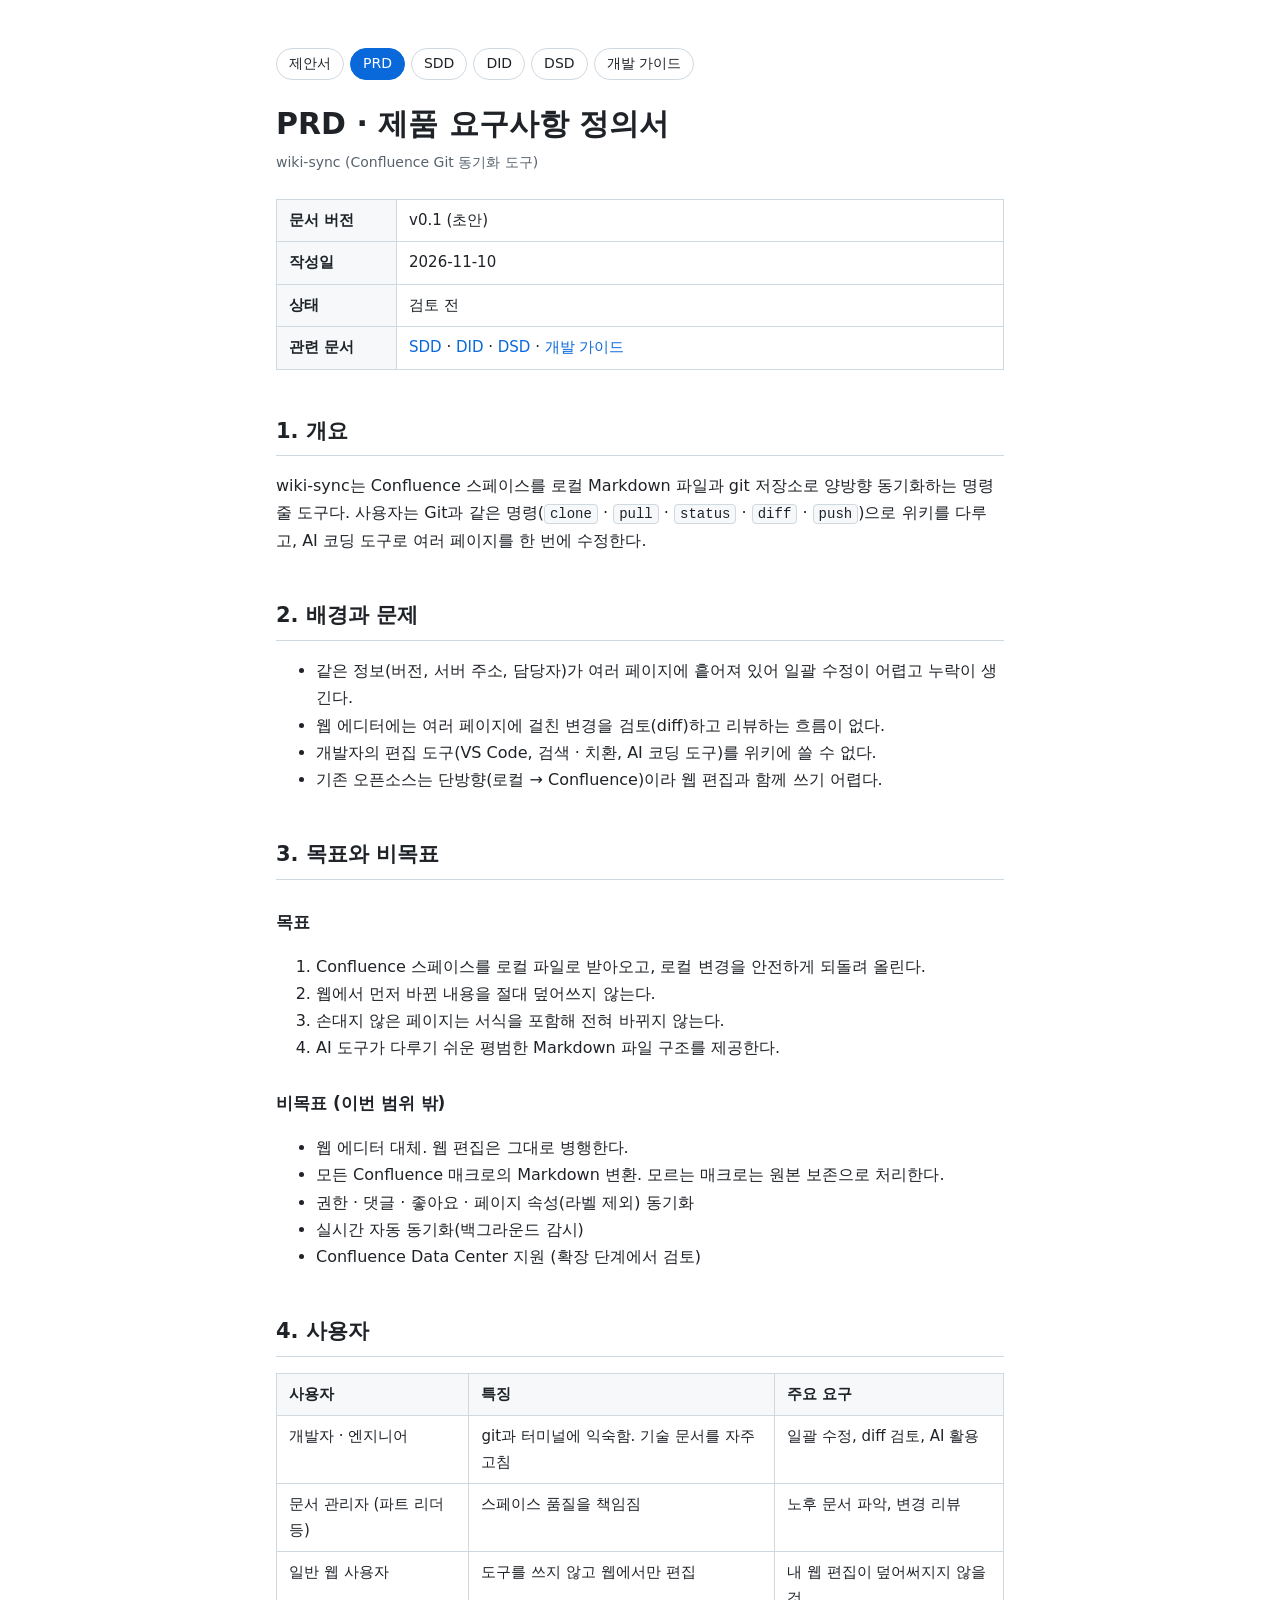
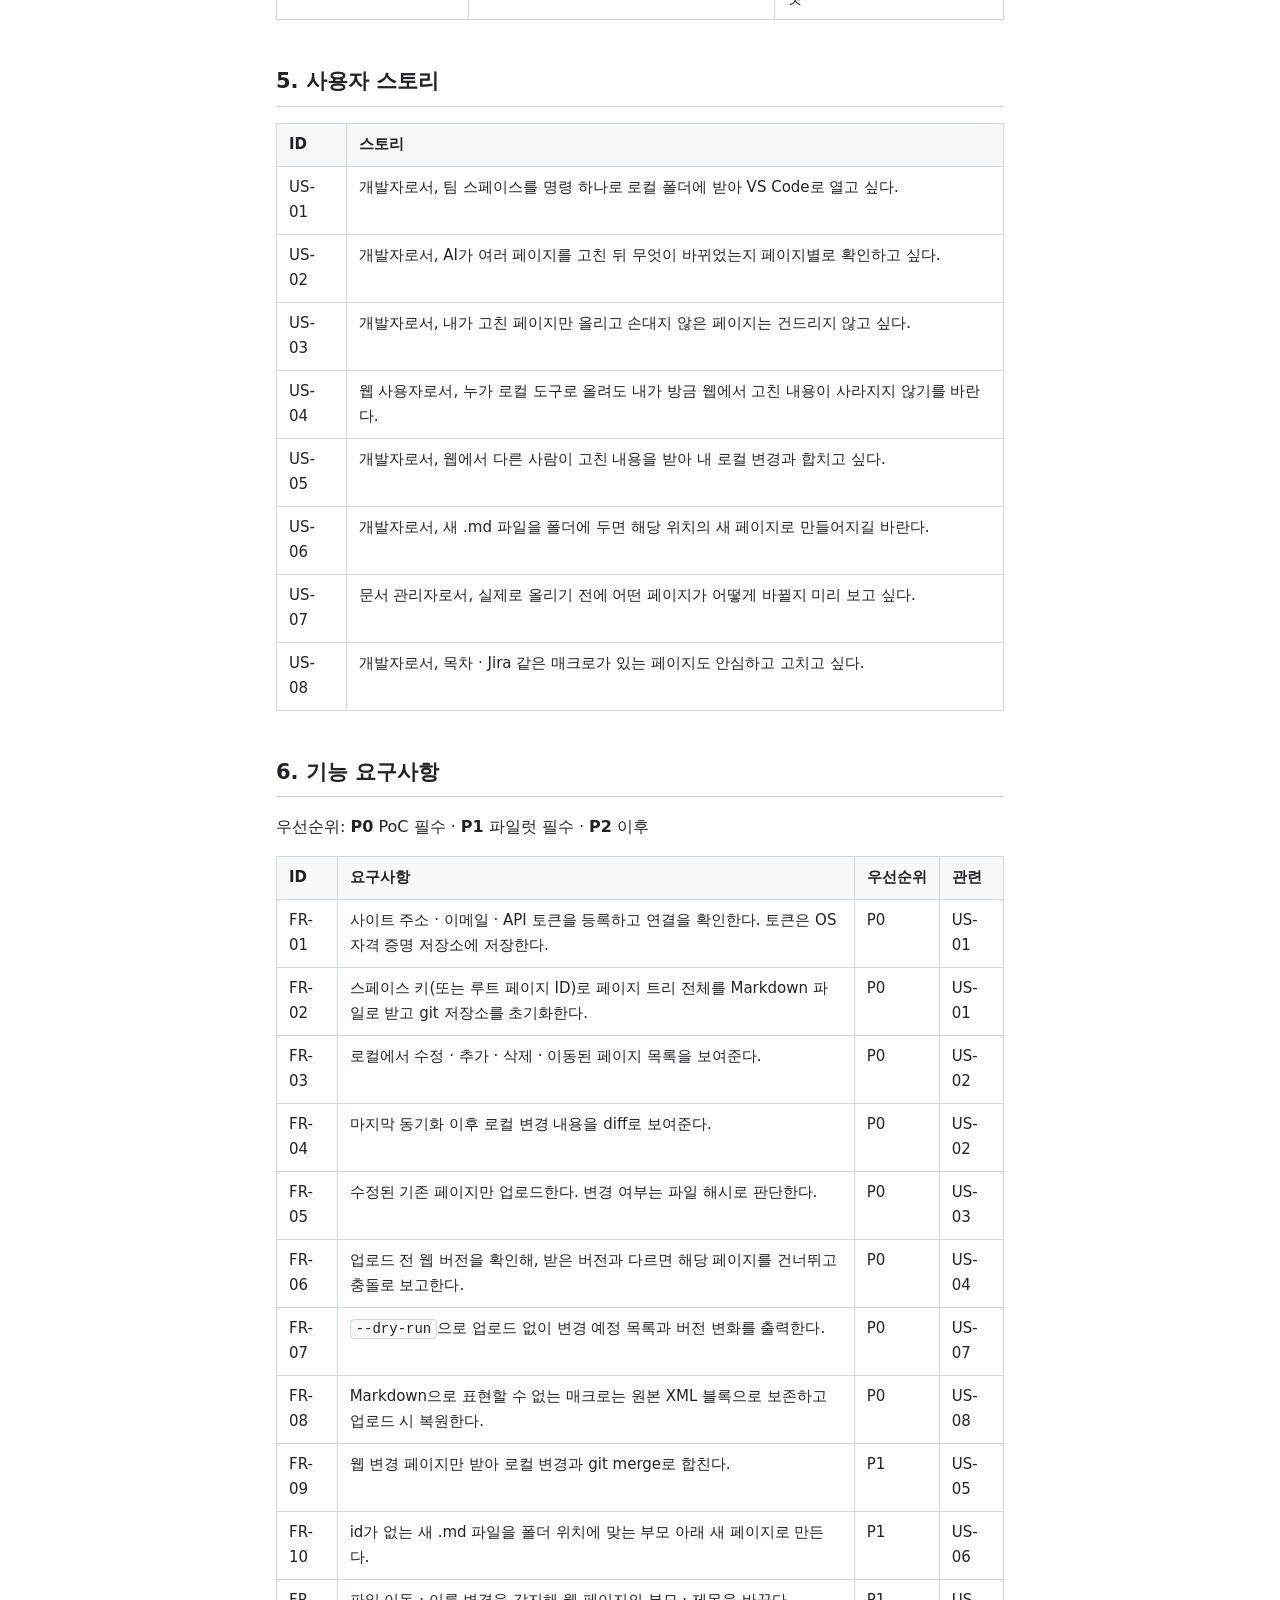
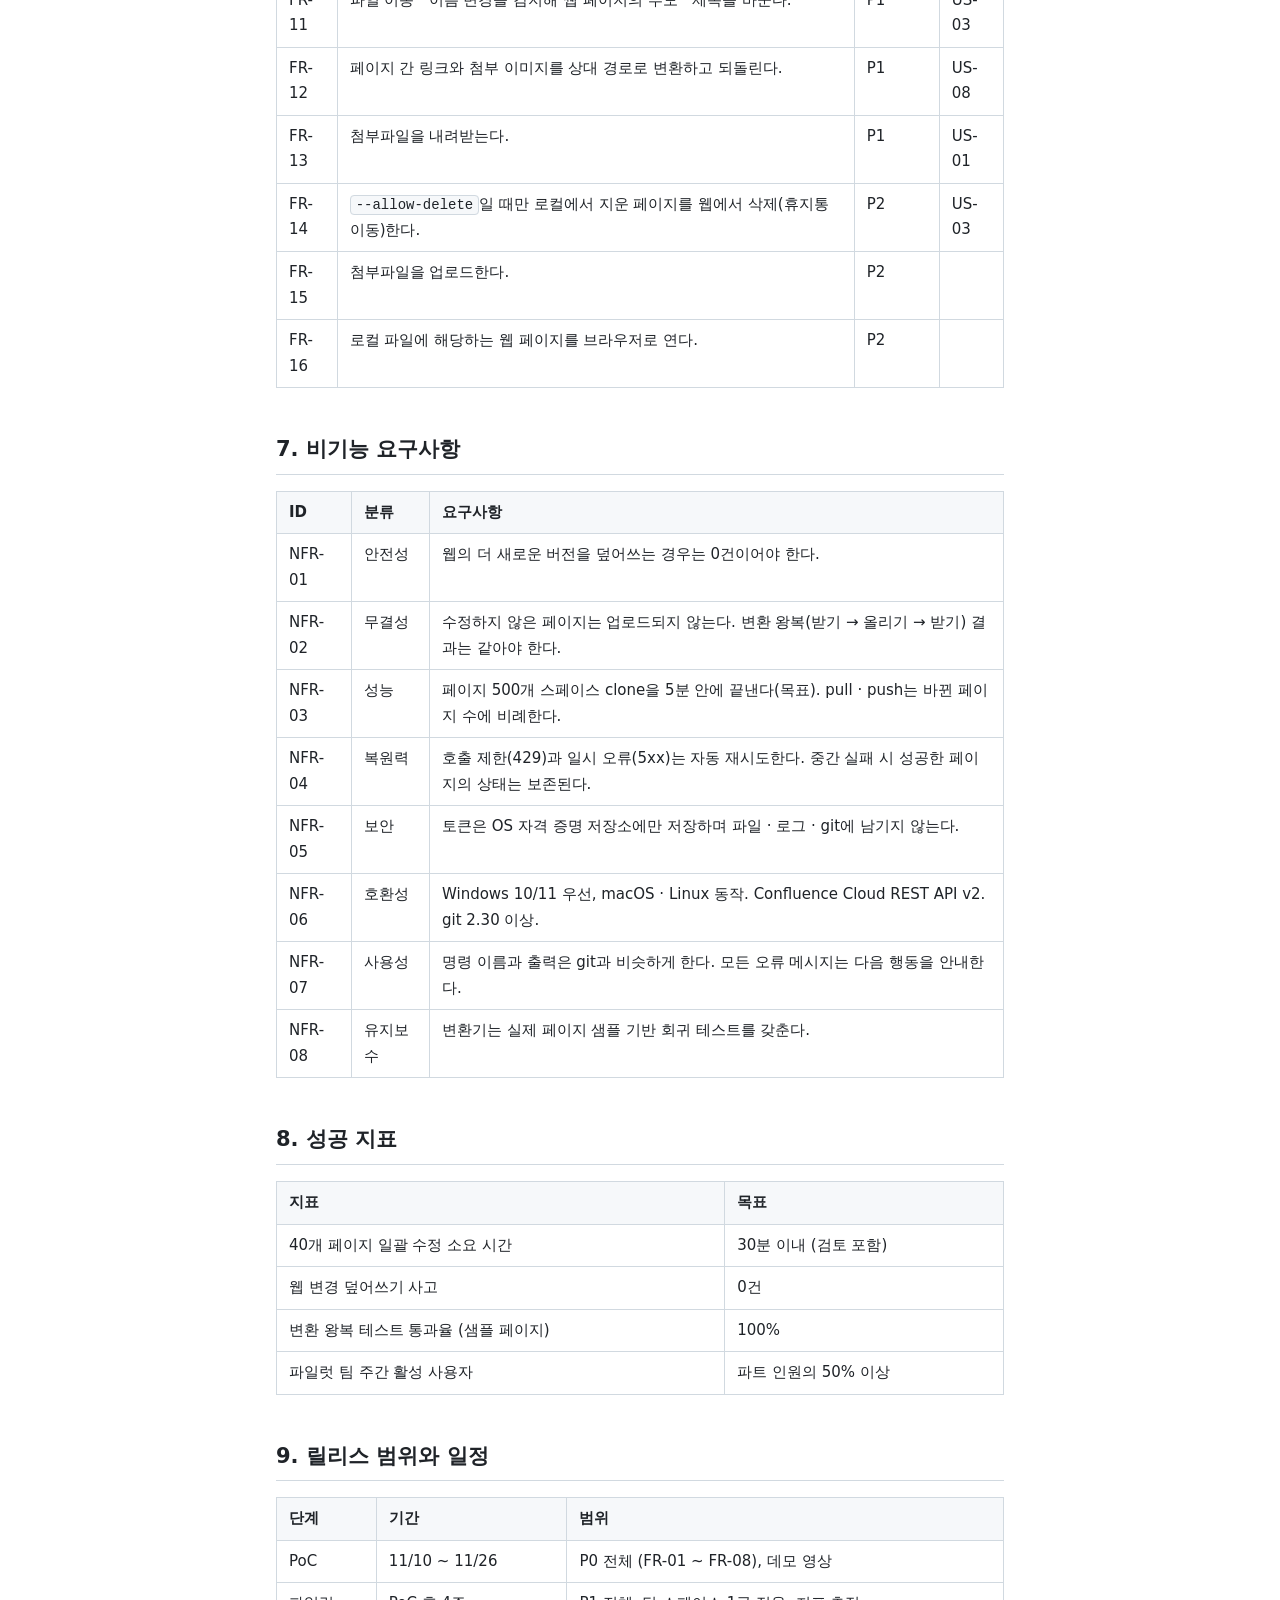
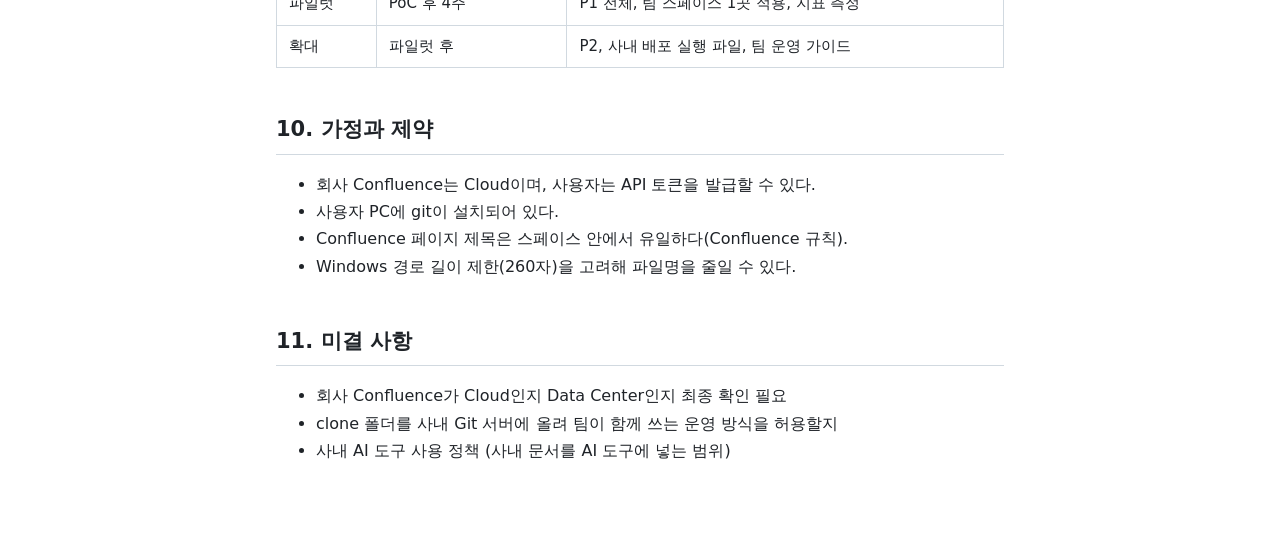
<file: docs/prd.html>
<!doctype html>
<html lang="ko">
<head>
<meta charset="utf-8">
<meta name="viewport" content="width=device-width, initial-scale=1">
<title>wiki-sync PRD</title>
<link rel="stylesheet" href="../style.css?v=3">
</head>
<body>
<main>
  <nav class="docnav"><a href="../wiki-sync.html">제안서</a><a class="on" href="prd.html">PRD</a><a href="sdd.html">SDD</a><a href="did.html">DID</a><a href="dsd.html">DSD</a><a href="dev-guide.html">개발 가이드</a></nav>
  <h1>PRD · 제품 요구사항 정의서</h1>
  <div class="meta">wiki-sync (Confluence Git 동기화 도구)</div>

  <div class="table-wrap">
  <table class="docinfo">
    <tbody>
      <tr><th>문서 버전</th><td>v0.1 (초안)</td></tr>
      <tr><th>작성일</th><td>2026-11-10</td></tr>
      <tr><th>상태</th><td>검토 전</td></tr>
      <tr><th>관련 문서</th><td><a href="sdd.html">SDD</a> · <a href="did.html">DID</a> · <a href="dsd.html">DSD</a> · <a href="dev-guide.html">개발 가이드</a></td></tr>
    </tbody>
  </table>
  </div>

  <h2>1. 개요</h2>
  <p>wiki-sync는 Confluence 스페이스를 로컬 Markdown 파일과 git 저장소로 양방향 동기화하는 명령줄 도구다. 사용자는 Git과 같은 명령(<code>clone</code> · <code>pull</code> · <code>status</code> · <code>diff</code> · <code>push</code>)으로 위키를 다루고, AI 코딩 도구로 여러 페이지를 한 번에 수정한다.</p>

  <h2>2. 배경과 문제</h2>
  <ul>
    <li>같은 정보(버전, 서버 주소, 담당자)가 여러 페이지에 흩어져 있어 일괄 수정이 어렵고 누락이 생긴다.</li>
    <li>웹 에디터에는 여러 페이지에 걸친 변경을 검토(diff)하고 리뷰하는 흐름이 없다.</li>
    <li>개발자의 편집 도구(VS Code, 검색 · 치환, AI 코딩 도구)를 위키에 쓸 수 없다.</li>
    <li>기존 오픈소스는 단방향(로컬 → Confluence)이라 웹 편집과 함께 쓰기 어렵다.</li>
  </ul>

  <h2>3. 목표와 비목표</h2>
  <h3>목표</h3>
  <ol>
    <li>Confluence 스페이스를 로컬 파일로 받아오고, 로컬 변경을 안전하게 되돌려 올린다.</li>
    <li>웹에서 먼저 바뀐 내용을 절대 덮어쓰지 않는다.</li>
    <li>손대지 않은 페이지는 서식을 포함해 전혀 바뀌지 않는다.</li>
    <li>AI 도구가 다루기 쉬운 평범한 Markdown 파일 구조를 제공한다.</li>
  </ol>
  <h3>비목표 (이번 범위 밖)</h3>
  <ul>
    <li>웹 에디터 대체. 웹 편집은 그대로 병행한다.</li>
    <li>모든 Confluence 매크로의 Markdown 변환. 모르는 매크로는 원본 보존으로 처리한다.</li>
    <li>권한 · 댓글 · 좋아요 · 페이지 속성(라벨 제외) 동기화</li>
    <li>실시간 자동 동기화(백그라운드 감시)</li>
    <li>Confluence Data Center 지원 (확장 단계에서 검토)</li>
  </ul>

  <h2>4. 사용자</h2>
  <div class="table-wrap">
  <table>
    <thead><tr><th>사용자</th><th>특징</th><th>주요 요구</th></tr></thead>
    <tbody>
      <tr><td>개발자 · 엔지니어</td><td>git과 터미널에 익숙함. 기술 문서를 자주 고침</td><td>일괄 수정, diff 검토, AI 활용</td></tr>
      <tr><td>문서 관리자 (파트 리더 등)</td><td>스페이스 품질을 책임짐</td><td>노후 문서 파악, 변경 리뷰</td></tr>
      <tr><td>일반 웹 사용자</td><td>도구를 쓰지 않고 웹에서만 편집</td><td>내 웹 편집이 덮어써지지 않을 것</td></tr>
    </tbody>
  </table>
  </div>

  <h2>5. 사용자 스토리</h2>
  <div class="table-wrap">
  <table>
    <thead><tr><th>ID</th><th>스토리</th></tr></thead>
    <tbody>
      <tr><td>US-01</td><td>개발자로서, 팀 스페이스를 명령 하나로 로컬 폴더에 받아 VS Code로 열고 싶다.</td></tr>
      <tr><td>US-02</td><td>개발자로서, AI가 여러 페이지를 고친 뒤 무엇이 바뀌었는지 페이지별로 확인하고 싶다.</td></tr>
      <tr><td>US-03</td><td>개발자로서, 내가 고친 페이지만 올리고 손대지 않은 페이지는 건드리지 않고 싶다.</td></tr>
      <tr><td>US-04</td><td>웹 사용자로서, 누가 로컬 도구로 올려도 내가 방금 웹에서 고친 내용이 사라지지 않기를 바란다.</td></tr>
      <tr><td>US-05</td><td>개발자로서, 웹에서 다른 사람이 고친 내용을 받아 내 로컬 변경과 합치고 싶다.</td></tr>
      <tr><td>US-06</td><td>개발자로서, 새 .md 파일을 폴더에 두면 해당 위치의 새 페이지로 만들어지길 바란다.</td></tr>
      <tr><td>US-07</td><td>문서 관리자로서, 실제로 올리기 전에 어떤 페이지가 어떻게 바뀔지 미리 보고 싶다.</td></tr>
      <tr><td>US-08</td><td>개발자로서, 목차 · Jira 같은 매크로가 있는 페이지도 안심하고 고치고 싶다.</td></tr>
    </tbody>
  </table>
  </div>

  <h2>6. 기능 요구사항</h2>
  <p>우선순위: <strong>P0</strong> PoC 필수 · <strong>P1</strong> 파일럿 필수 · <strong>P2</strong> 이후</p>
  <div class="table-wrap">
  <table>
    <thead><tr><th>ID</th><th>요구사항</th><th>우선순위</th><th>관련</th></tr></thead>
    <tbody>
      <tr><td>FR-01</td><td>사이트 주소 · 이메일 · API 토큰을 등록하고 연결을 확인한다. 토큰은 OS 자격 증명 저장소에 저장한다.</td><td>P0</td><td>US-01</td></tr>
      <tr><td>FR-02</td><td>스페이스 키(또는 루트 페이지 ID)로 페이지 트리 전체를 Markdown 파일로 받고 git 저장소를 초기화한다.</td><td>P0</td><td>US-01</td></tr>
      <tr><td>FR-03</td><td>로컬에서 수정 · 추가 · 삭제 · 이동된 페이지 목록을 보여준다.</td><td>P0</td><td>US-02</td></tr>
      <tr><td>FR-04</td><td>마지막 동기화 이후 로컬 변경 내용을 diff로 보여준다.</td><td>P0</td><td>US-02</td></tr>
      <tr><td>FR-05</td><td>수정된 기존 페이지만 업로드한다. 변경 여부는 파일 해시로 판단한다.</td><td>P0</td><td>US-03</td></tr>
      <tr><td>FR-06</td><td>업로드 전 웹 버전을 확인해, 받은 버전과 다르면 해당 페이지를 건너뛰고 충돌로 보고한다.</td><td>P0</td><td>US-04</td></tr>
      <tr><td>FR-07</td><td><code>--dry-run</code>으로 업로드 없이 변경 예정 목록과 버전 변화를 출력한다.</td><td>P0</td><td>US-07</td></tr>
      <tr><td>FR-08</td><td>Markdown으로 표현할 수 없는 매크로는 원본 XML 블록으로 보존하고 업로드 시 복원한다.</td><td>P0</td><td>US-08</td></tr>
      <tr><td>FR-09</td><td>웹 변경 페이지만 받아 로컬 변경과 git merge로 합친다.</td><td>P1</td><td>US-05</td></tr>
      <tr><td>FR-10</td><td>id가 없는 새 .md 파일을 폴더 위치에 맞는 부모 아래 새 페이지로 만든다.</td><td>P1</td><td>US-06</td></tr>
      <tr><td>FR-11</td><td>파일 이동 · 이름 변경을 감지해 웹 페이지의 부모 · 제목을 바꾼다.</td><td>P1</td><td>US-03</td></tr>
      <tr><td>FR-12</td><td>페이지 간 링크와 첨부 이미지를 상대 경로로 변환하고 되돌린다.</td><td>P1</td><td>US-08</td></tr>
      <tr><td>FR-13</td><td>첨부파일을 내려받는다.</td><td>P1</td><td>US-01</td></tr>
      <tr><td>FR-14</td><td><code>--allow-delete</code>일 때만 로컬에서 지운 페이지를 웹에서 삭제(휴지통 이동)한다.</td><td>P2</td><td>US-03</td></tr>
      <tr><td>FR-15</td><td>첨부파일을 업로드한다.</td><td>P2</td><td></td></tr>
      <tr><td>FR-16</td><td>로컬 파일에 해당하는 웹 페이지를 브라우저로 연다.</td><td>P2</td><td></td></tr>
    </tbody>
  </table>
  </div>

  <h2>7. 비기능 요구사항</h2>
  <div class="table-wrap">
  <table>
    <thead><tr><th>ID</th><th>분류</th><th>요구사항</th></tr></thead>
    <tbody>
      <tr><td>NFR-01</td><td>안전성</td><td>웹의 더 새로운 버전을 덮어쓰는 경우는 0건이어야 한다.</td></tr>
      <tr><td>NFR-02</td><td>무결성</td><td>수정하지 않은 페이지는 업로드되지 않는다. 변환 왕복(받기 → 올리기 → 받기) 결과는 같아야 한다.</td></tr>
      <tr><td>NFR-03</td><td>성능</td><td>페이지 500개 스페이스 clone을 5분 안에 끝낸다(목표). pull · push는 바뀐 페이지 수에 비례한다.</td></tr>
      <tr><td>NFR-04</td><td>복원력</td><td>호출 제한(429)과 일시 오류(5xx)는 자동 재시도한다. 중간 실패 시 성공한 페이지의 상태는 보존된다.</td></tr>
      <tr><td>NFR-05</td><td>보안</td><td>토큰은 OS 자격 증명 저장소에만 저장하며 파일 · 로그 · git에 남기지 않는다.</td></tr>
      <tr><td>NFR-06</td><td>호환성</td><td>Windows 10/11 우선, macOS · Linux 동작. Confluence Cloud REST API v2. git 2.30 이상.</td></tr>
      <tr><td>NFR-07</td><td>사용성</td><td>명령 이름과 출력은 git과 비슷하게 한다. 모든 오류 메시지는 다음 행동을 안내한다.</td></tr>
      <tr><td>NFR-08</td><td>유지보수</td><td>변환기는 실제 페이지 샘플 기반 회귀 테스트를 갖춘다.</td></tr>
    </tbody>
  </table>
  </div>

  <h2>8. 성공 지표</h2>
  <div class="table-wrap">
  <table>
    <thead><tr><th>지표</th><th>목표</th></tr></thead>
    <tbody>
      <tr><td>40개 페이지 일괄 수정 소요 시간</td><td>30분 이내 (검토 포함)</td></tr>
      <tr><td>웹 변경 덮어쓰기 사고</td><td>0건</td></tr>
      <tr><td>변환 왕복 테스트 통과율 (샘플 페이지)</td><td>100%</td></tr>
      <tr><td>파일럿 팀 주간 활성 사용자</td><td>파트 인원의 50% 이상</td></tr>
    </tbody>
  </table>
  </div>

  <h2>9. 릴리스 범위와 일정</h2>
  <div class="table-wrap">
  <table>
    <thead><tr><th>단계</th><th>기간</th><th>범위</th></tr></thead>
    <tbody>
      <tr><td>PoC</td><td>11/10 ~ 11/26</td><td>P0 전체 (FR-01 ~ FR-08), 데모 영상</td></tr>
      <tr><td>파일럿</td><td>PoC 후 4주</td><td>P1 전체, 팀 스페이스 1곳 적용, 지표 측정</td></tr>
      <tr><td>확대</td><td>파일럿 후</td><td>P2, 사내 배포 실행 파일, 팀 운영 가이드</td></tr>
    </tbody>
  </table>
  </div>

  <h2>10. 가정과 제약</h2>
  <ul>
    <li>회사 Confluence는 Cloud이며, 사용자는 API 토큰을 발급할 수 있다.</li>
    <li>사용자 PC에 git이 설치되어 있다.</li>
    <li>Confluence 페이지 제목은 스페이스 안에서 유일하다(Confluence 규칙).</li>
    <li>Windows 경로 길이 제한(260자)을 고려해 파일명을 줄일 수 있다.</li>
  </ul>

  <h2>11. 미결 사항</h2>
  <ul>
    <li>회사 Confluence가 Cloud인지 Data Center인지 최종 확인 필요</li>
    <li>clone 폴더를 사내 Git 서버에 올려 팀이 함께 쓰는 운영 방식을 허용할지</li>
    <li>사내 AI 도구 사용 정책 (사내 문서를 AI 도구에 넣는 범위)</li>
  </ul>
</main>
</body>
</html>
</file>
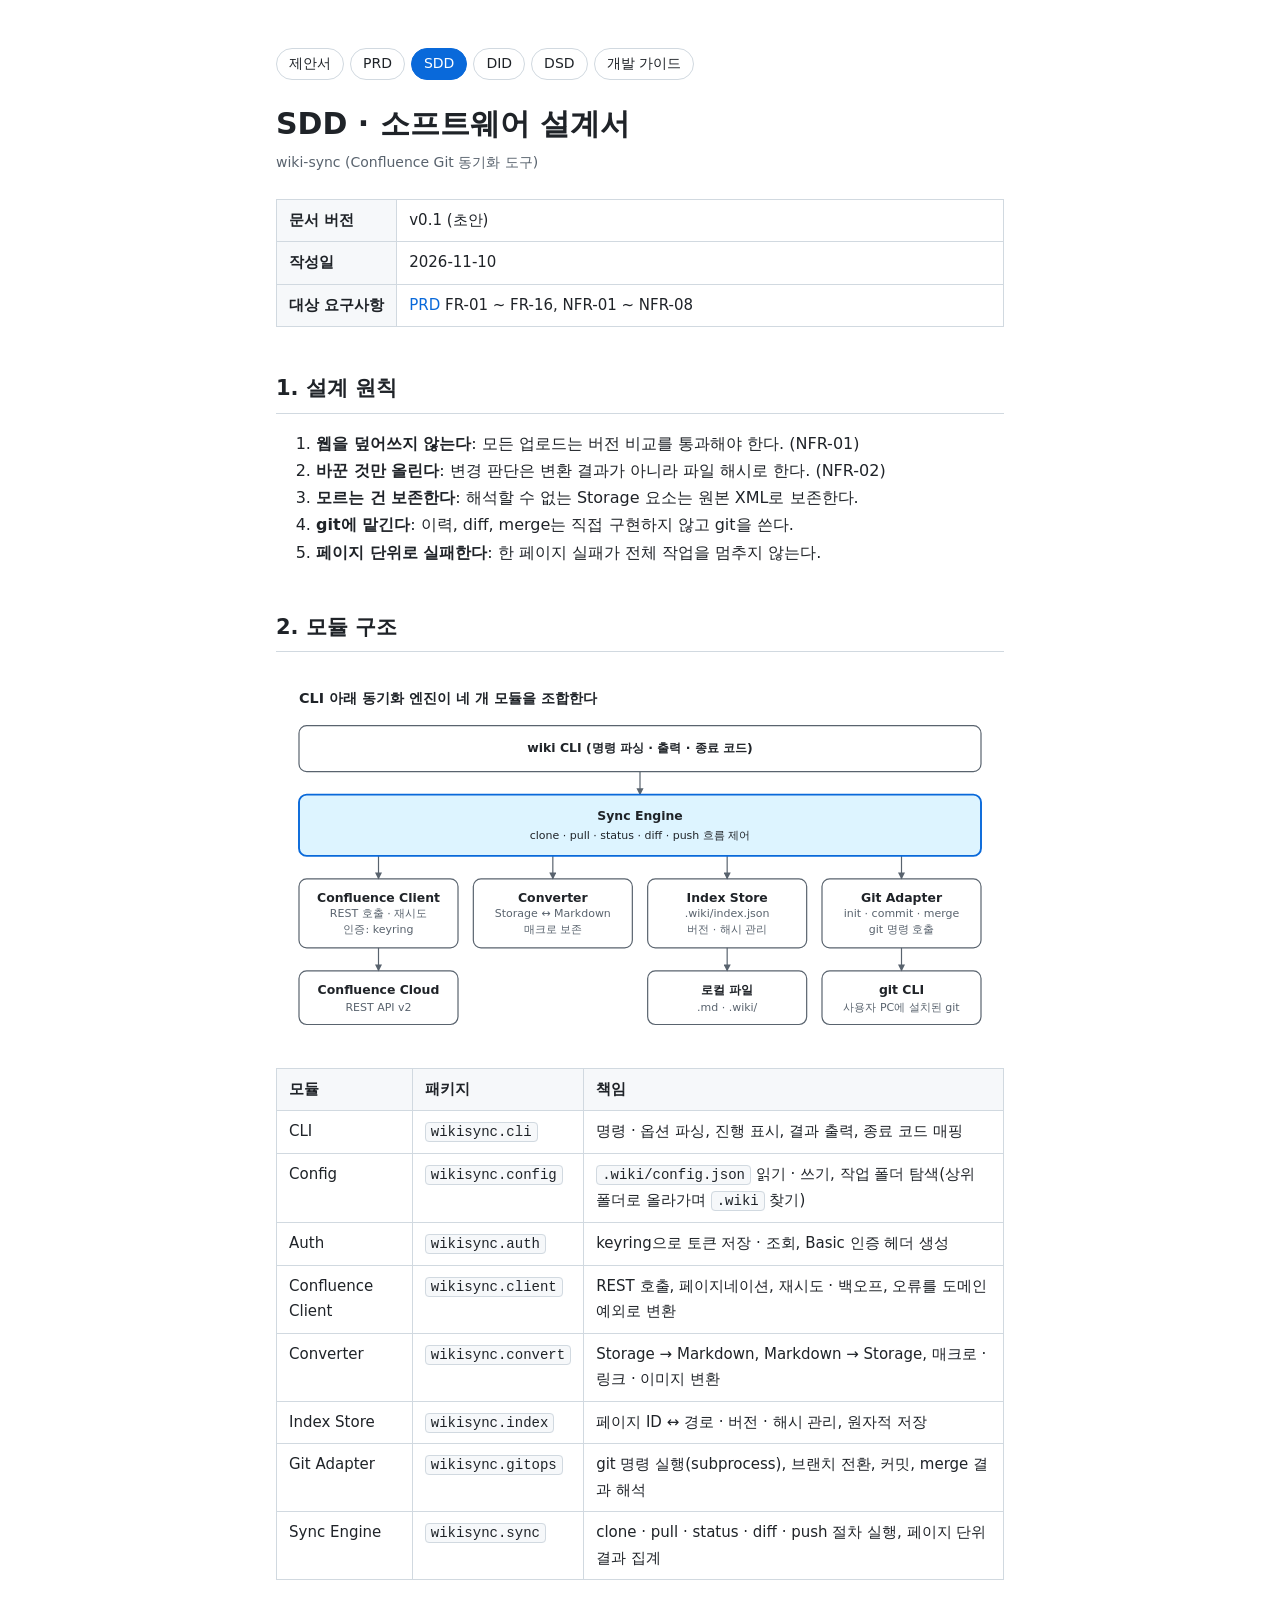
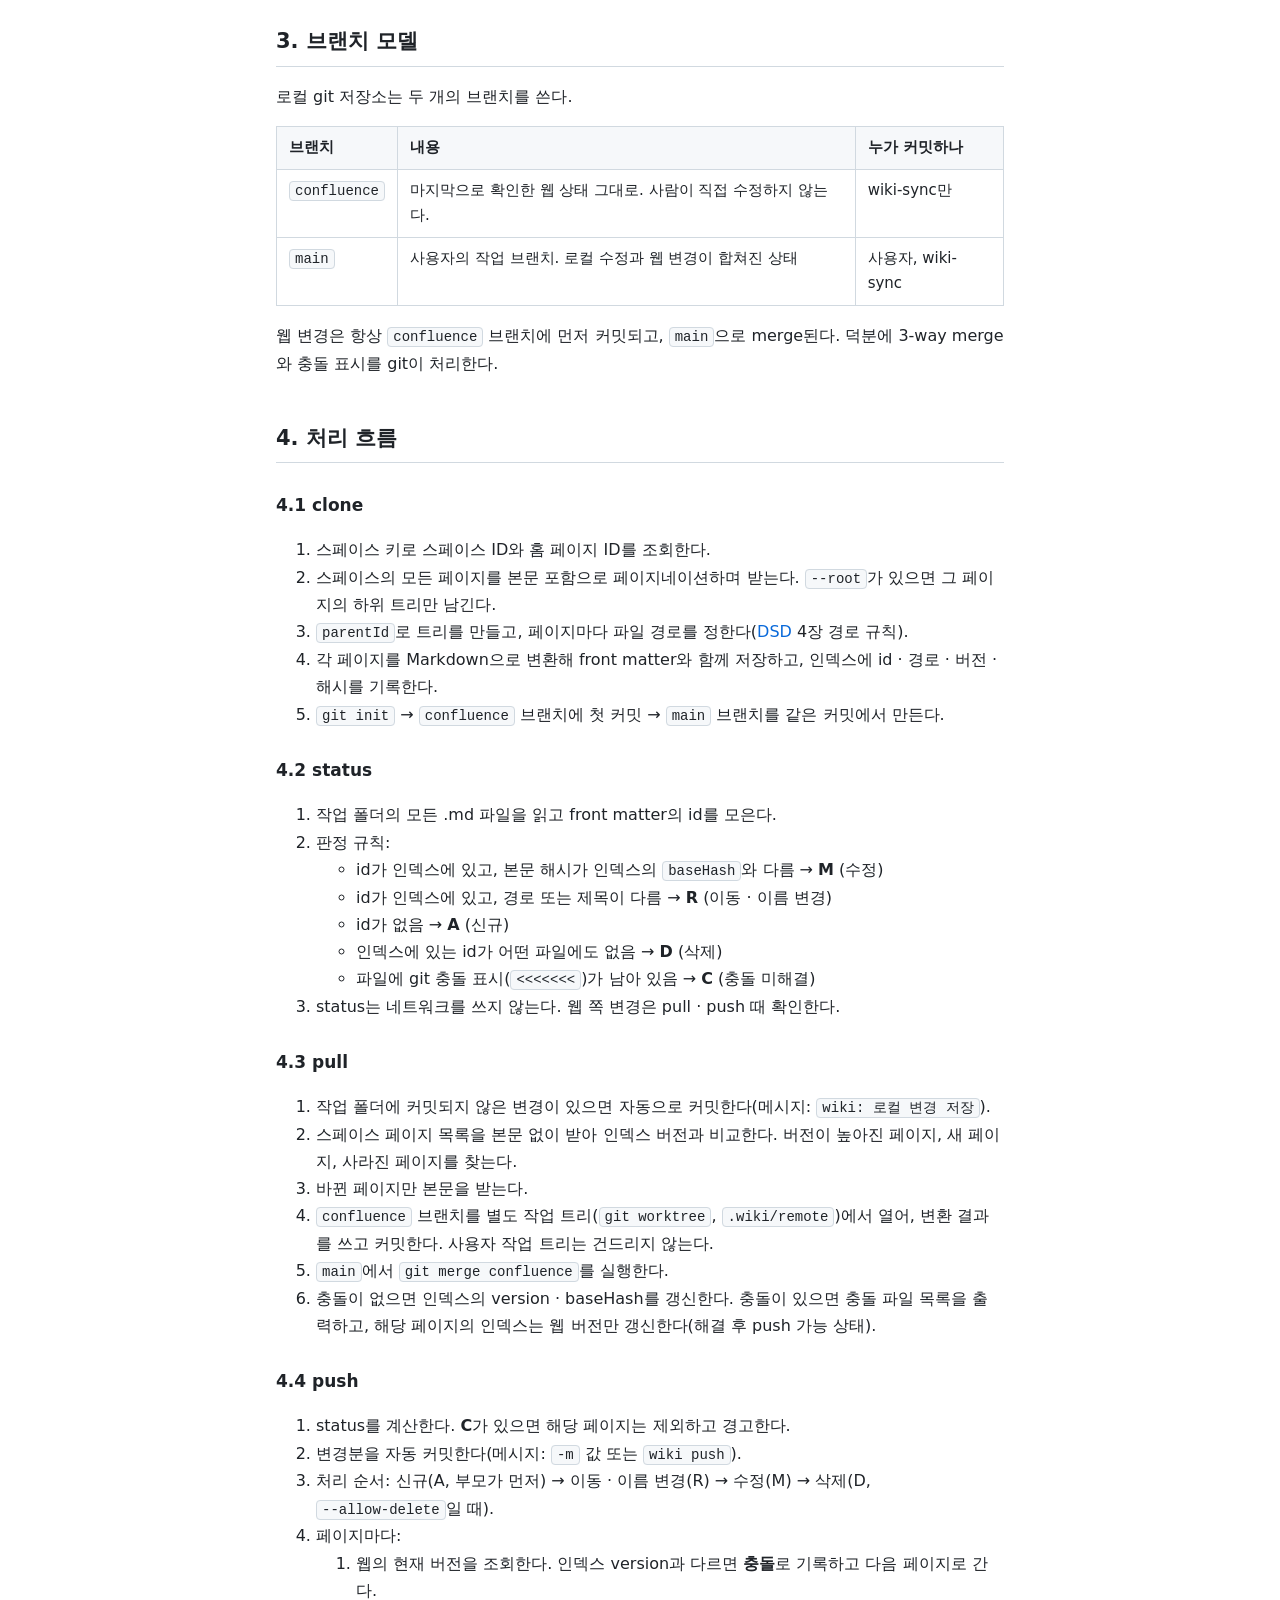
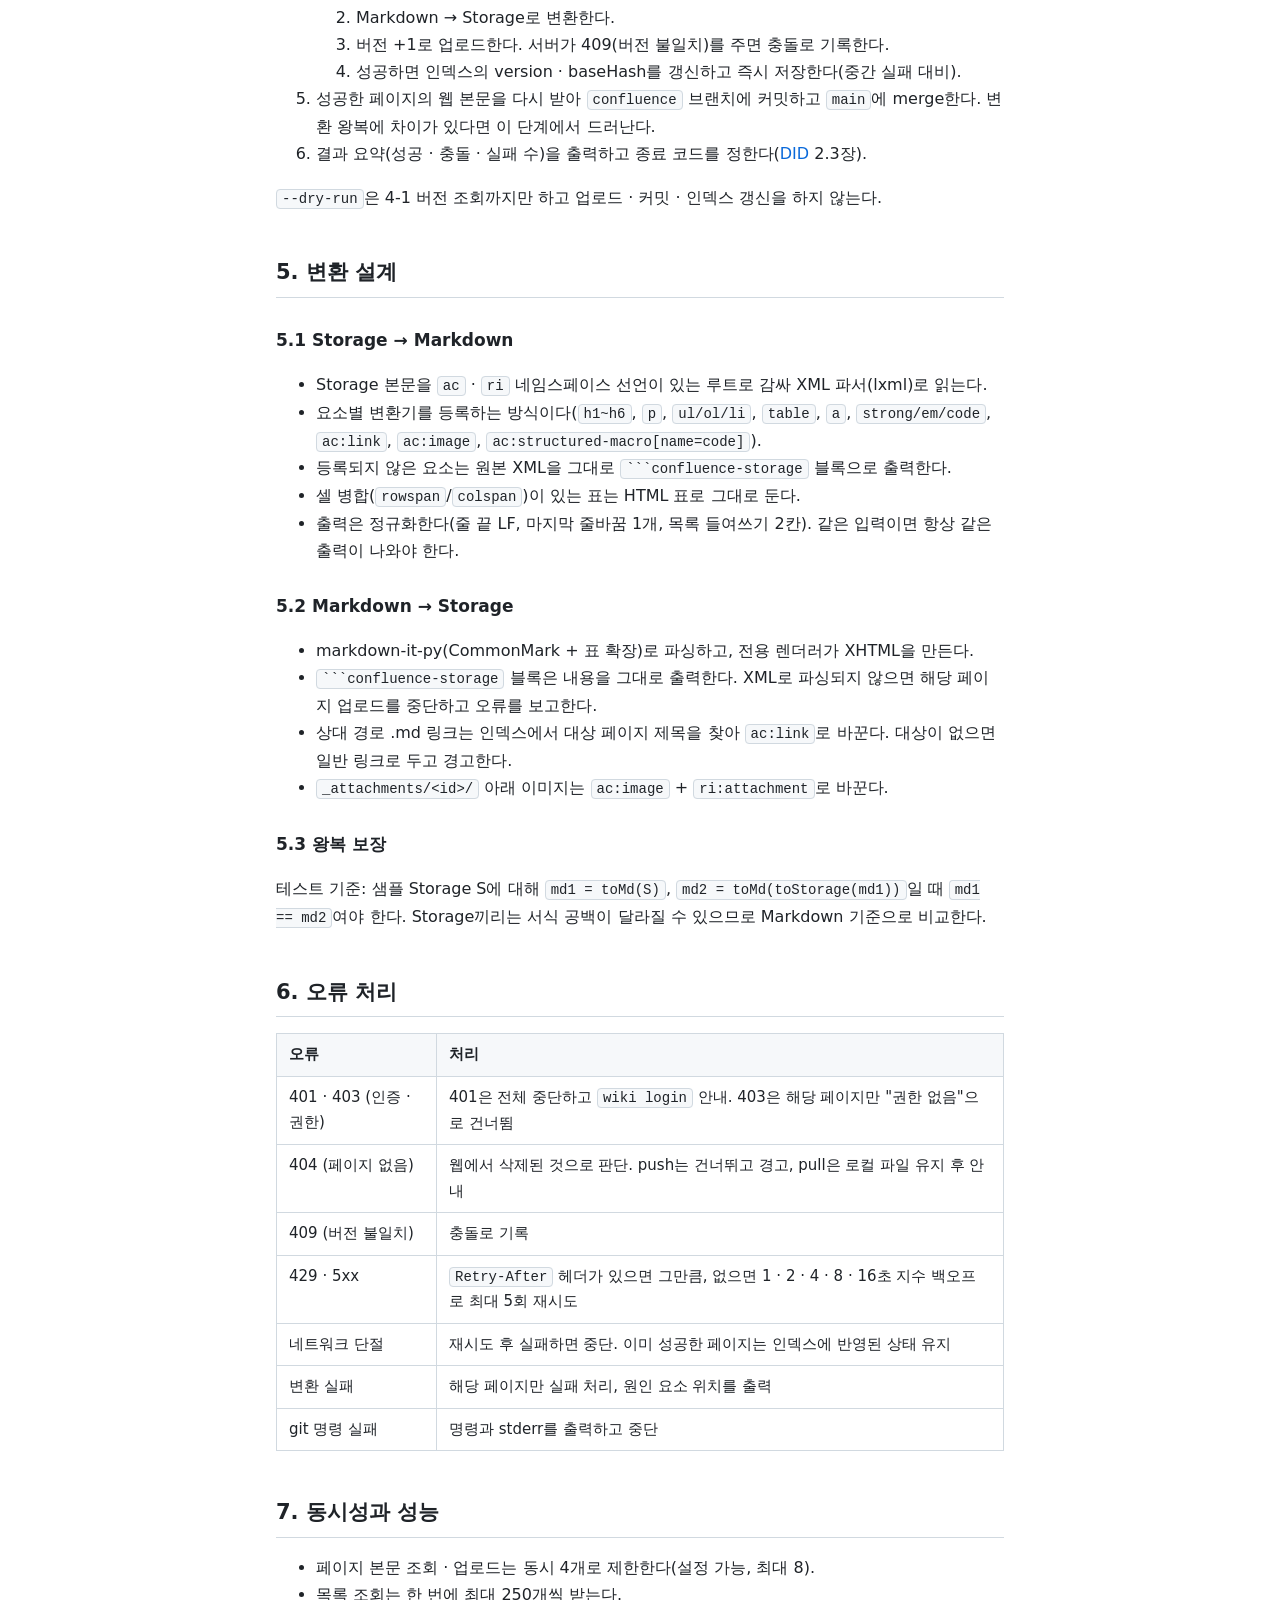
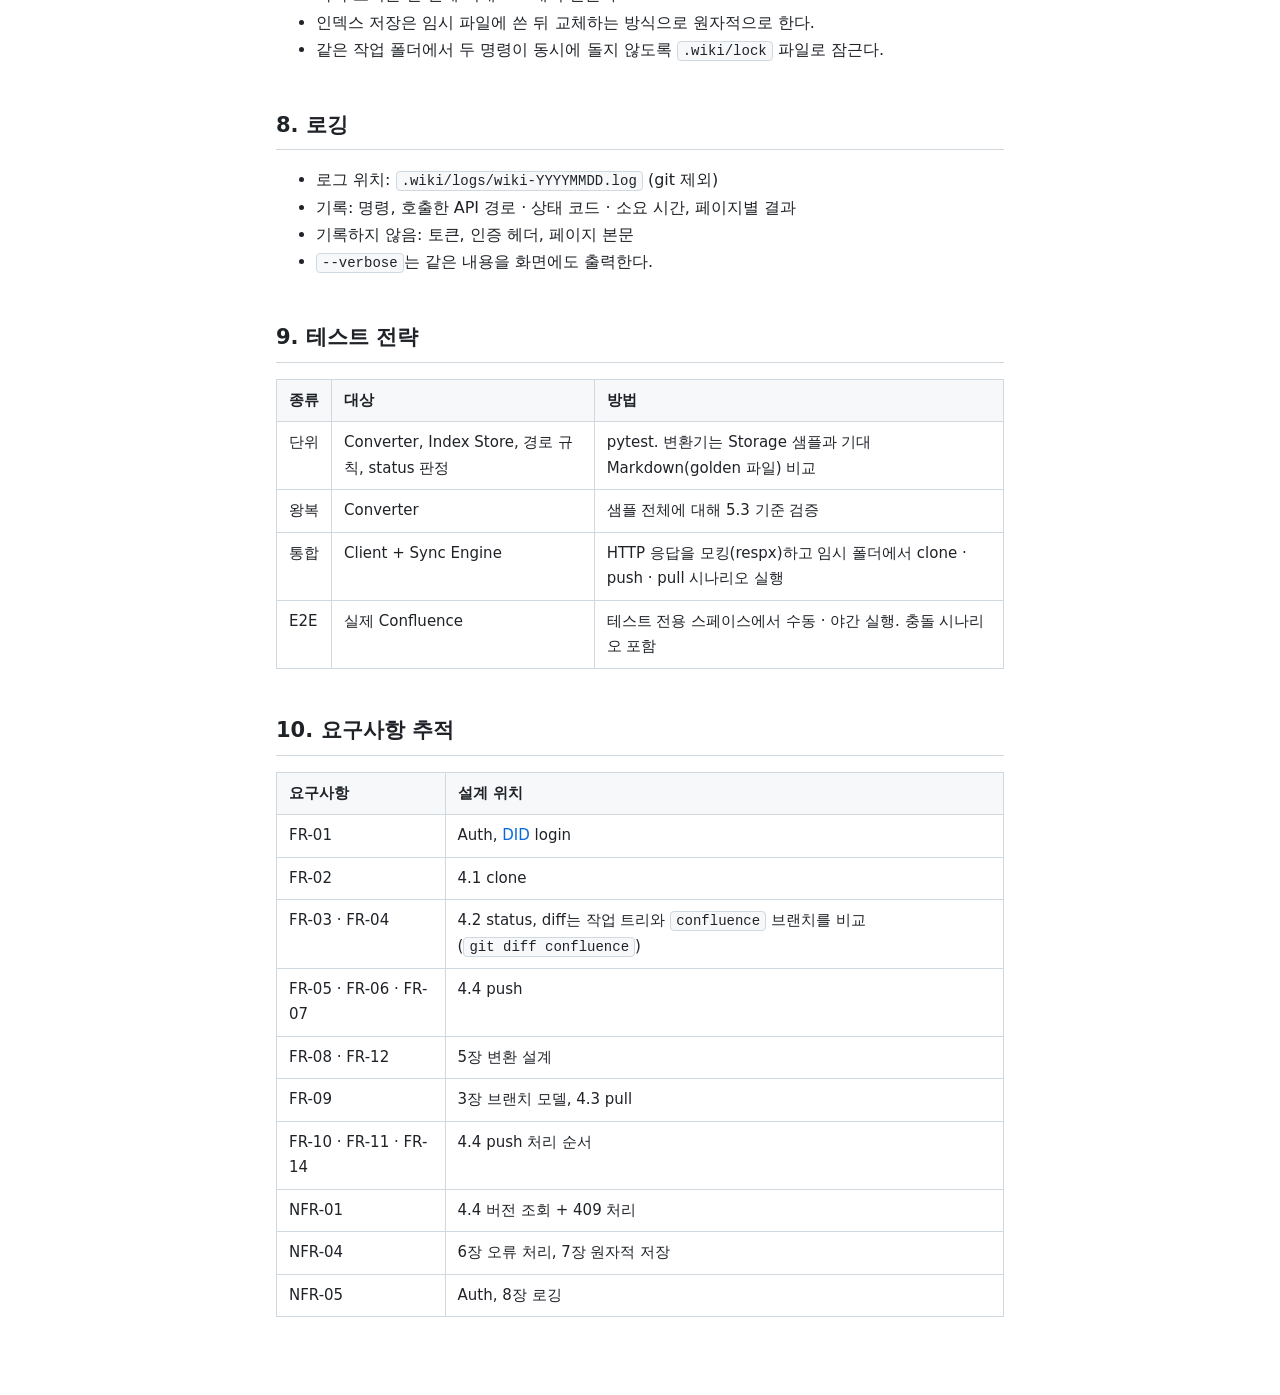
<file: docs/sdd.html>
<!doctype html>
<html lang="ko">
<head>
<meta charset="utf-8">
<meta name="viewport" content="width=device-width, initial-scale=1">
<title>wiki-sync SDD</title>
<link rel="stylesheet" href="../style.css?v=3">
<style>
  .d-text { fill: var(--text); }
  .d-muted { fill: var(--muted); }
  .d-box { fill: none; stroke: var(--muted); stroke-width: 1.25; }
  .d-main { fill: var(--accent-soft); stroke: var(--accent); stroke-width: 2; }
  .d-line { fill: none; stroke: var(--muted); stroke-width: 1.25; }
</style>
</head>
<body>
<main>
  <nav class="docnav"><a href="../wiki-sync.html">제안서</a><a href="prd.html">PRD</a><a class="on" href="sdd.html">SDD</a><a href="did.html">DID</a><a href="dsd.html">DSD</a><a href="dev-guide.html">개발 가이드</a></nav>
  <h1>SDD · 소프트웨어 설계서</h1>
  <div class="meta">wiki-sync (Confluence Git 동기화 도구)</div>

  <div class="table-wrap">
  <table class="docinfo">
    <tbody>
      <tr><th>문서 버전</th><td>v0.1 (초안)</td></tr>
      <tr><th>작성일</th><td>2026-11-10</td></tr>
      <tr><th>대상 요구사항</th><td><a href="prd.html">PRD</a> FR-01 ~ FR-16, NFR-01 ~ NFR-08</td></tr>
    </tbody>
  </table>
  </div>

  <h2>1. 설계 원칙</h2>
  <ol>
    <li><strong>웹을 덮어쓰지 않는다</strong>: 모든 업로드는 버전 비교를 통과해야 한다. (NFR-01)</li>
    <li><strong>바꾼 것만 올린다</strong>: 변경 판단은 변환 결과가 아니라 파일 해시로 한다. (NFR-02)</li>
    <li><strong>모르는 건 보존한다</strong>: 해석할 수 없는 Storage 요소는 원본 XML로 보존한다.</li>
    <li><strong>git에 맡긴다</strong>: 이력, diff, merge는 직접 구현하지 않고 git을 쓴다.</li>
    <li><strong>페이지 단위로 실패한다</strong>: 한 페이지 실패가 전체 작업을 멈추지 않는다.</li>
  </ol>

  <h2>2. 모듈 구조</h2>
  <figure class="diagram">
  <svg viewBox="0 0 760 392" role="img" aria-label="CLI 아래 동기화 엔진이 네 개 모듈을 조합한다" font-size="13">
    <defs><marker id="sa" viewBox="0 0 10 10" refX="9" refY="5" markerWidth="6" markerHeight="6" orient="auto-start-reverse"><path d="M0 0L10 5L0 10z" class="d-muted"/></marker></defs>
    <text x="24" y="32" font-size="15" font-weight="600" class="d-text">CLI 아래 동기화 엔진이 네 개 모듈을 조합한다</text>
    <g class="d-line">
      <path d="M380 104V128" marker-end="url(#sa)"/>
      <path d="M107 192V216" marker-end="url(#sa)"/>
      <path d="M289 192V216" marker-end="url(#sa)"/>
      <path d="M471 192V216" marker-end="url(#sa)"/>
      <path d="M653 192V216" marker-end="url(#sa)"/>
      <path d="M107 288V312" marker-end="url(#sa)"/>
      <path d="M471 288V312" marker-end="url(#sa)"/>
      <path d="M653 288V312" marker-end="url(#sa)"/>
    </g>
    <rect x="24" y="56" width="712" height="48" rx="8" class="d-box"/>
    <text x="380" y="84" text-anchor="middle" font-weight="600" class="d-text">wiki CLI (명령 파싱 · 출력 · 종료 코드)</text>
    <rect x="24" y="128" width="712" height="64" rx="8" class="d-main"/>
    <text x="380" y="154" text-anchor="middle" font-weight="600" class="d-text">Sync Engine</text>
    <text x="380" y="174" text-anchor="middle" font-size="11.5" class="d-text">clone · pull · status · diff · push 흐름 제어</text>
    <rect x="24" y="216" width="166" height="72" rx="8" class="d-box"/>
    <text x="107" y="240" text-anchor="middle" font-weight="600" class="d-text">Confluence Client</text>
    <text x="107" y="256" text-anchor="middle" font-size="11.5" class="d-muted">REST 호출 · 재시도</text>
    <text x="107" y="272" text-anchor="middle" font-size="11.5" class="d-muted">인증: keyring</text>
    <rect x="206" y="216" width="166" height="72" rx="8" class="d-box"/>
    <text x="289" y="240" text-anchor="middle" font-weight="600" class="d-text">Converter</text>
    <text x="289" y="256" text-anchor="middle" font-size="11.5" class="d-muted">Storage ↔ Markdown</text>
    <text x="289" y="272" text-anchor="middle" font-size="11.5" class="d-muted">매크로 보존</text>
    <rect x="388" y="216" width="166" height="72" rx="8" class="d-box"/>
    <text x="471" y="240" text-anchor="middle" font-weight="600" class="d-text">Index Store</text>
    <text x="471" y="256" text-anchor="middle" font-size="11.5" class="d-muted">.wiki/index.json</text>
    <text x="471" y="272" text-anchor="middle" font-size="11.5" class="d-muted">버전 · 해시 관리</text>
    <rect x="570" y="216" width="166" height="72" rx="8" class="d-box"/>
    <text x="653" y="240" text-anchor="middle" font-weight="600" class="d-text">Git Adapter</text>
    <text x="653" y="256" text-anchor="middle" font-size="11.5" class="d-muted">init · commit · merge</text>
    <text x="653" y="272" text-anchor="middle" font-size="11.5" class="d-muted">git 명령 호출</text>
    <rect x="24" y="312" width="166" height="56" rx="8" class="d-box"/>
    <text x="107" y="336" text-anchor="middle" font-weight="600" class="d-text">Confluence Cloud</text>
    <text x="107" y="354" text-anchor="middle" font-size="11.5" class="d-muted">REST API v2</text>
    <rect x="388" y="312" width="166" height="56" rx="8" class="d-box"/>
    <text x="471" y="336" text-anchor="middle" font-weight="600" class="d-text">로컬 파일</text>
    <text x="471" y="354" text-anchor="middle" font-size="11.5" class="d-muted">.md · .wiki/</text>
    <rect x="570" y="312" width="166" height="56" rx="8" class="d-box"/>
    <text x="653" y="336" text-anchor="middle" font-weight="600" class="d-text">git CLI</text>
    <text x="653" y="354" text-anchor="middle" font-size="11.5" class="d-muted">사용자 PC에 설치된 git</text>
  </svg>
  </figure>
  <div class="table-wrap">
  <table>
    <thead><tr><th>모듈</th><th>패키지</th><th>책임</th></tr></thead>
    <tbody>
      <tr><td>CLI</td><td><code>wikisync.cli</code></td><td>명령 · 옵션 파싱, 진행 표시, 결과 출력, 종료 코드 매핑</td></tr>
      <tr><td>Config</td><td><code>wikisync.config</code></td><td><code>.wiki/config.json</code> 읽기 · 쓰기, 작업 폴더 탐색(상위 폴더로 올라가며 <code>.wiki</code> 찾기)</td></tr>
      <tr><td>Auth</td><td><code>wikisync.auth</code></td><td>keyring으로 토큰 저장 · 조회, Basic 인증 헤더 생성</td></tr>
      <tr><td>Confluence Client</td><td><code>wikisync.client</code></td><td>REST 호출, 페이지네이션, 재시도 · 백오프, 오류를 도메인 예외로 변환</td></tr>
      <tr><td>Converter</td><td><code>wikisync.convert</code></td><td>Storage → Markdown, Markdown → Storage, 매크로 · 링크 · 이미지 변환</td></tr>
      <tr><td>Index Store</td><td><code>wikisync.index</code></td><td>페이지 ID ↔ 경로 · 버전 · 해시 관리, 원자적 저장</td></tr>
      <tr><td>Git Adapter</td><td><code>wikisync.gitops</code></td><td>git 명령 실행(subprocess), 브랜치 전환, 커밋, merge 결과 해석</td></tr>
      <tr><td>Sync Engine</td><td><code>wikisync.sync</code></td><td>clone · pull · status · diff · push 절차 실행, 페이지 단위 결과 집계</td></tr>
    </tbody>
  </table>
  </div>

  <h2>3. 브랜치 모델</h2>
  <p>로컬 git 저장소는 두 개의 브랜치를 쓴다.</p>
  <div class="table-wrap">
  <table>
    <thead><tr><th>브랜치</th><th>내용</th><th>누가 커밋하나</th></tr></thead>
    <tbody>
      <tr><td><code>confluence</code></td><td>마지막으로 확인한 웹 상태 그대로. 사람이 직접 수정하지 않는다.</td><td>wiki-sync만</td></tr>
      <tr><td><code>main</code></td><td>사용자의 작업 브랜치. 로컬 수정과 웹 변경이 합쳐진 상태</td><td>사용자, wiki-sync</td></tr>
    </tbody>
  </table>
  </div>
  <p>웹 변경은 항상 <code>confluence</code> 브랜치에 먼저 커밋되고, <code>main</code>으로 merge된다. 덕분에 3-way merge와 충돌 표시를 git이 처리한다.</p>

  <h2>4. 처리 흐름</h2>
  <h3>4.1 clone</h3>
  <ol>
    <li>스페이스 키로 스페이스 ID와 홈 페이지 ID를 조회한다.</li>
    <li>스페이스의 모든 페이지를 본문 포함으로 페이지네이션하며 받는다. <code>--root</code>가 있으면 그 페이지의 하위 트리만 남긴다.</li>
    <li><code>parentId</code>로 트리를 만들고, 페이지마다 파일 경로를 정한다(<a href="dsd.html">DSD</a> 4장 경로 규칙).</li>
    <li>각 페이지를 Markdown으로 변환해 front matter와 함께 저장하고, 인덱스에 id · 경로 · 버전 · 해시를 기록한다.</li>
    <li><code>git init</code> → <code>confluence</code> 브랜치에 첫 커밋 → <code>main</code> 브랜치를 같은 커밋에서 만든다.</li>
  </ol>

  <h3>4.2 status</h3>
  <ol>
    <li>작업 폴더의 모든 .md 파일을 읽고 front matter의 id를 모은다.</li>
    <li>판정 규칙:
      <ul>
        <li>id가 인덱스에 있고, 본문 해시가 인덱스의 <code>baseHash</code>와 다름 → <strong>M</strong> (수정)</li>
        <li>id가 인덱스에 있고, 경로 또는 제목이 다름 → <strong>R</strong> (이동 · 이름 변경)</li>
        <li>id가 없음 → <strong>A</strong> (신규)</li>
        <li>인덱스에 있는 id가 어떤 파일에도 없음 → <strong>D</strong> (삭제)</li>
        <li>파일에 git 충돌 표시(<code>&lt;&lt;&lt;&lt;&lt;&lt;&lt;</code>)가 남아 있음 → <strong>C</strong> (충돌 미해결)</li>
      </ul>
    </li>
    <li>status는 네트워크를 쓰지 않는다. 웹 쪽 변경은 pull · push 때 확인한다.</li>
  </ol>

  <h3>4.3 pull</h3>
  <ol>
    <li>작업 폴더에 커밋되지 않은 변경이 있으면 자동으로 커밋한다(메시지: <code>wiki: 로컬 변경 저장</code>).</li>
    <li>스페이스 페이지 목록을 본문 없이 받아 인덱스 버전과 비교한다. 버전이 높아진 페이지, 새 페이지, 사라진 페이지를 찾는다.</li>
    <li>바뀐 페이지만 본문을 받는다.</li>
    <li><code>confluence</code> 브랜치를 별도 작업 트리(<code>git worktree</code>, <code>.wiki/remote</code>)에서 열어, 변환 결과를 쓰고 커밋한다. 사용자 작업 트리는 건드리지 않는다.</li>
    <li><code>main</code>에서 <code>git merge confluence</code>를 실행한다.</li>
    <li>충돌이 없으면 인덱스의 version · baseHash를 갱신한다. 충돌이 있으면 충돌 파일 목록을 출력하고, 해당 페이지의 인덱스는 웹 버전만 갱신한다(해결 후 push 가능 상태).</li>
  </ol>

  <h3>4.4 push</h3>
  <ol>
    <li>status를 계산한다. <strong>C</strong>가 있으면 해당 페이지는 제외하고 경고한다.</li>
    <li>변경분을 자동 커밋한다(메시지: <code>-m</code> 값 또는 <code>wiki push</code>).</li>
    <li>처리 순서: 신규(A, 부모가 먼저) → 이동 · 이름 변경(R) → 수정(M) → 삭제(D, <code>--allow-delete</code>일 때).</li>
    <li>페이지마다:
      <ol>
        <li>웹의 현재 버전을 조회한다. 인덱스 version과 다르면 <strong>충돌</strong>로 기록하고 다음 페이지로 간다.</li>
        <li>Markdown → Storage로 변환한다.</li>
        <li>버전 +1로 업로드한다. 서버가 409(버전 불일치)를 주면 충돌로 기록한다.</li>
        <li>성공하면 인덱스의 version · baseHash를 갱신하고 즉시 저장한다(중간 실패 대비).</li>
      </ol>
    </li>
    <li>성공한 페이지의 웹 본문을 다시 받아 <code>confluence</code> 브랜치에 커밋하고 <code>main</code>에 merge한다. 변환 왕복에 차이가 있다면 이 단계에서 드러난다.</li>
    <li>결과 요약(성공 · 충돌 · 실패 수)을 출력하고 종료 코드를 정한다(<a href="did.html">DID</a> 2.3장).</li>
  </ol>
  <p><code>--dry-run</code>은 4-1 버전 조회까지만 하고 업로드 · 커밋 · 인덱스 갱신을 하지 않는다.</p>

  <h2>5. 변환 설계</h2>
  <h3>5.1 Storage → Markdown</h3>
  <ul>
    <li>Storage 본문을 <code>ac</code> · <code>ri</code> 네임스페이스 선언이 있는 루트로 감싸 XML 파서(lxml)로 읽는다.</li>
    <li>요소별 변환기를 등록하는 방식이다(<code>h1~h6</code>, <code>p</code>, <code>ul/ol/li</code>, <code>table</code>, <code>a</code>, <code>strong/em/code</code>, <code>ac:link</code>, <code>ac:image</code>, <code>ac:structured-macro[name=code]</code>).</li>
    <li>등록되지 않은 요소는 원본 XML을 그대로 <code>```confluence-storage</code> 블록으로 출력한다.</li>
    <li>셀 병합(<code>rowspan</code>/<code>colspan</code>)이 있는 표는 HTML 표로 그대로 둔다.</li>
    <li>출력은 정규화한다(줄 끝 LF, 마지막 줄바꿈 1개, 목록 들여쓰기 2칸). 같은 입력이면 항상 같은 출력이 나와야 한다.</li>
  </ul>
  <h3>5.2 Markdown → Storage</h3>
  <ul>
    <li>markdown-it-py(CommonMark + 표 확장)로 파싱하고, 전용 렌더러가 XHTML을 만든다.</li>
    <li><code>```confluence-storage</code> 블록은 내용을 그대로 출력한다. XML로 파싱되지 않으면 해당 페이지 업로드를 중단하고 오류를 보고한다.</li>
    <li>상대 경로 .md 링크는 인덱스에서 대상 페이지 제목을 찾아 <code>ac:link</code>로 바꾼다. 대상이 없으면 일반 링크로 두고 경고한다.</li>
    <li><code>_attachments/&lt;id&gt;/</code> 아래 이미지는 <code>ac:image</code> + <code>ri:attachment</code>로 바꾼다.</li>
  </ul>
  <h3>5.3 왕복 보장</h3>
  <p>테스트 기준: 샘플 Storage S에 대해 <code>md1 = toMd(S)</code>, <code>md2 = toMd(toStorage(md1))</code>일 때 <code>md1 == md2</code>여야 한다. Storage끼리는 서식 공백이 달라질 수 있으므로 Markdown 기준으로 비교한다.</p>

  <h2>6. 오류 처리</h2>
  <div class="table-wrap">
  <table>
    <thead><tr><th>오류</th><th>처리</th></tr></thead>
    <tbody>
      <tr><td>401 · 403 (인증 · 권한)</td><td>401은 전체 중단하고 <code>wiki login</code> 안내. 403은 해당 페이지만 "권한 없음"으로 건너뜀</td></tr>
      <tr><td>404 (페이지 없음)</td><td>웹에서 삭제된 것으로 판단. push는 건너뛰고 경고, pull은 로컬 파일 유지 후 안내</td></tr>
      <tr><td>409 (버전 불일치)</td><td>충돌로 기록</td></tr>
      <tr><td>429 · 5xx</td><td><code>Retry-After</code> 헤더가 있으면 그만큼, 없으면 1 · 2 · 4 · 8 · 16초 지수 백오프로 최대 5회 재시도</td></tr>
      <tr><td>네트워크 단절</td><td>재시도 후 실패하면 중단. 이미 성공한 페이지는 인덱스에 반영된 상태 유지</td></tr>
      <tr><td>변환 실패</td><td>해당 페이지만 실패 처리, 원인 요소 위치를 출력</td></tr>
      <tr><td>git 명령 실패</td><td>명령과 stderr를 출력하고 중단</td></tr>
    </tbody>
  </table>
  </div>

  <h2>7. 동시성과 성능</h2>
  <ul>
    <li>페이지 본문 조회 · 업로드는 동시 4개로 제한한다(설정 가능, 최대 8).</li>
    <li>목록 조회는 한 번에 최대 250개씩 받는다.</li>
    <li>인덱스 저장은 임시 파일에 쓴 뒤 교체하는 방식으로 원자적으로 한다.</li>
    <li>같은 작업 폴더에서 두 명령이 동시에 돌지 않도록 <code>.wiki/lock</code> 파일로 잠근다.</li>
  </ul>

  <h2>8. 로깅</h2>
  <ul>
    <li>로그 위치: <code>.wiki/logs/wiki-YYYYMMDD.log</code> (git 제외)</li>
    <li>기록: 명령, 호출한 API 경로 · 상태 코드 · 소요 시간, 페이지별 결과</li>
    <li>기록하지 않음: 토큰, 인증 헤더, 페이지 본문</li>
    <li><code>--verbose</code>는 같은 내용을 화면에도 출력한다.</li>
  </ul>

  <h2>9. 테스트 전략</h2>
  <div class="table-wrap">
  <table>
    <thead><tr><th>종류</th><th>대상</th><th>방법</th></tr></thead>
    <tbody>
      <tr><td>단위</td><td>Converter, Index Store, 경로 규칙, status 판정</td><td>pytest. 변환기는 Storage 샘플과 기대 Markdown(golden 파일) 비교</td></tr>
      <tr><td>왕복</td><td>Converter</td><td>샘플 전체에 대해 5.3 기준 검증</td></tr>
      <tr><td>통합</td><td>Client + Sync Engine</td><td>HTTP 응답을 모킹(respx)하고 임시 폴더에서 clone · push · pull 시나리오 실행</td></tr>
      <tr><td>E2E</td><td>실제 Confluence</td><td>테스트 전용 스페이스에서 수동 · 야간 실행. 충돌 시나리오 포함</td></tr>
    </tbody>
  </table>
  </div>

  <h2>10. 요구사항 추적</h2>
  <div class="table-wrap">
  <table>
    <thead><tr><th>요구사항</th><th>설계 위치</th></tr></thead>
    <tbody>
      <tr><td>FR-01</td><td>Auth, <a href="did.html">DID</a> login</td></tr>
      <tr><td>FR-02</td><td>4.1 clone</td></tr>
      <tr><td>FR-03 · FR-04</td><td>4.2 status, diff는 작업 트리와 <code>confluence</code> 브랜치를 비교(<code>git diff confluence</code>)</td></tr>
      <tr><td>FR-05 · FR-06 · FR-07</td><td>4.4 push</td></tr>
      <tr><td>FR-08 · FR-12</td><td>5장 변환 설계</td></tr>
      <tr><td>FR-09</td><td>3장 브랜치 모델, 4.3 pull</td></tr>
      <tr><td>FR-10 · FR-11 · FR-14</td><td>4.4 push 처리 순서</td></tr>
      <tr><td>NFR-01</td><td>4.4 버전 조회 + 409 처리</td></tr>
      <tr><td>NFR-04</td><td>6장 오류 처리, 7장 원자적 저장</td></tr>
      <tr><td>NFR-05</td><td>Auth, 8장 로깅</td></tr>
    </tbody>
  </table>
  </div>
</main>
</body>
</html>
</file>
<file: style.css>
:root {
  --bg: #ffffff;
  --text: #1f2328;
  --muted: #59636e;
  --line: #d1d9e0;
  --soft: #f6f8fa;
  --accent: #0969da;
  --accent-soft: #ddf4ff;
}
@media (prefers-color-scheme: dark) {
  :root {
    --bg: #0d1117;
    --text: #e6edf3;
    --muted: #9198a1;
    --line: #3d444d;
    --soft: #151b23;
    --accent: #4493f8;
    --accent-soft: #12263f;
  }
}
* { box-sizing: border-box; }
body {
  margin: 0;
  background: var(--bg);
  color: var(--text);
  font-family: "Pretendard", "Apple SD Gothic Neo", "Malgun Gothic", system-ui, sans-serif;
  line-height: 1.7;
  font-size: 16px;
}
main { max-width: 760px; margin: 0 auto; padding: 48px 16px 80px; }
a { color: var(--accent); text-decoration: none; }
a:hover { text-decoration: underline; }
h1 { font-size: 30px; line-height: 1.3; margin: 0 0 8px; }
h2 { font-size: 21px; margin: 44px 0 12px; padding-bottom: 6px; border-bottom: 1px solid var(--line); }
.meta { color: var(--muted); font-size: 14px; margin-bottom: 24px; }
.lead { font-size: 17px; }
.back { font-size: 14px; display: inline-block; margin-bottom: 24px; }
.table-wrap { overflow-x: auto; margin: 16px 0; }
table { border-collapse: collapse; width: 100%; font-size: 15px; }
th, td { border: 1px solid var(--line); padding: 8px 12px; text-align: left; vertical-align: top; }
th { background: var(--soft); font-weight: 600; white-space: nowrap; }
tr.ai td:last-child { color: var(--accent); font-weight: 600; }
code { background: var(--soft); border: 1px solid var(--line); border-radius: 4px; padding: 1px 5px; font-size: 14px; font-family: Consolas, "D2Coding", monospace; }
pre { background: var(--soft); border: 1px solid var(--line); border-radius: 8px; padding: 14px 16px; overflow-x: auto; font-size: 14px; line-height: 1.55; }
pre code { background: none; border: 0; padding: 0; }
.callout { background: var(--accent-soft); border-left: 4px solid var(--accent); padding: 12px 16px; border-radius: 6px; font-weight: 600; }
figure { margin: 20px 0; }
figure img { width: 100%; height: auto; border: 1px solid var(--line); border-radius: 8px; background: #fff; }
figcaption { color: var(--muted); font-size: 14px; margin-top: 6px; }
.cards { display: grid; gap: 16px; margin-top: 24px; }
.card { display: block; border: 1px solid var(--line); border-radius: 10px; padding: 20px; color: var(--text); }
.card:hover { border-color: var(--accent); text-decoration: none; }
.card h3 { margin: 0 0 6px; font-size: 19px; color: var(--accent); }
.card p { margin: 0; color: var(--muted); font-size: 15px; }
footer { color: var(--muted); font-size: 13px; margin-top: 56px; }

/* 발표용 상세 페이지 */
h3 { font-size: 17px; margin: 28px 0 8px; }
.toc { background: var(--soft); border: 1px solid var(--line); border-radius: 10px; padding: 16px 20px; margin: 24px 0; }
.toc strong { display: block; margin-bottom: 6px; }
.toc ol { margin: 0; padding-left: 20px; columns: 2; column-gap: 32px; font-size: 15px; }
@media (max-width: 560px) { .toc ol { columns: 1; } }
.diagram { margin: 20px 0; }
.diagram svg { width: 100%; height: auto; display: block; }
.d-text { fill: var(--text); }
.d-muted { fill: var(--muted); }
.d-box { fill: none; stroke: var(--muted); stroke-width: 1.25; }
.d-main { fill: var(--accent-soft); stroke: var(--accent); stroke-width: 2; }
.d-lane { fill: var(--soft); }
.d-line { fill: none; stroke: var(--muted); stroke-width: 1.25; }
.d-head { fill: var(--muted); }
.step { border: 1px solid var(--line); border-radius: 10px; padding: 16px 20px; margin: 16px 0; }
.step h3 { margin: 0 0 8px; color: var(--accent); }
.step dl { display: grid; grid-template-columns: 64px 1fr; gap: 4px 12px; margin: 0; font-size: 15px; }
.step dt { color: var(--muted); font-weight: 600; }
.step dd { margin: 0; }
.mock { border: 1px solid var(--line); border-radius: 10px; overflow: hidden; margin: 16px 0; }
.mock-bar { background: var(--soft); border-bottom: 1px solid var(--line); padding: 8px 14px; font-size: 13px; color: var(--muted); font-weight: 600; }
.mock-body { padding: 14px 18px; font-size: 15px; }
.mock-body ul, .mock-body ol { margin: 6px 0; padding-left: 20px; }
.chat .q { text-align: right; margin: 8px 0; }
.chat .q span { display: inline-block; background: var(--accent); color: #fff; border-radius: 14px 14px 2px 14px; padding: 6px 12px; }
.chat .a { background: var(--soft); border-radius: 14px 14px 14px 2px; padding: 10px 14px; margin: 8px 0; }
.chat .src { color: var(--muted); font-size: 13px; margin-top: 6px; }
.note { color: var(--muted); font-size: 14px; }
.slides { counter-reset: s; list-style: none; padding: 0; }
.slides li { counter-increment: s; border-left: 3px solid var(--accent); padding: 4px 0 4px 14px; margin: 12px 0; }
.slides li::before { content: "슬라이드 " counter(s); display: block; color: var(--accent); font-size: 13px; font-weight: 700; }
.slides .t { font-weight: 700; }
.slides .say { color: var(--muted); font-size: 15px; }
details { border: 1px solid var(--line); border-radius: 8px; padding: 10px 14px; margin: 8px 0; }
summary { font-weight: 600; cursor: pointer; }
details p { margin: 8px 0 0; }

/* 설계 문서 */
.docnav { display: flex; flex-wrap: wrap; gap: 6px; margin: 0 0 24px; font-size: 14px; }
.docnav a { border: 1px solid var(--line); border-radius: 999px; padding: 3px 12px; color: var(--text); }
.docnav a.on { background: var(--accent); border-color: var(--accent); color: #fff; }
.docnav a:hover { text-decoration: none; border-color: var(--accent); }
.docinfo th { width: 120px; }
td code, li code { white-space: nowrap; }
</file>
